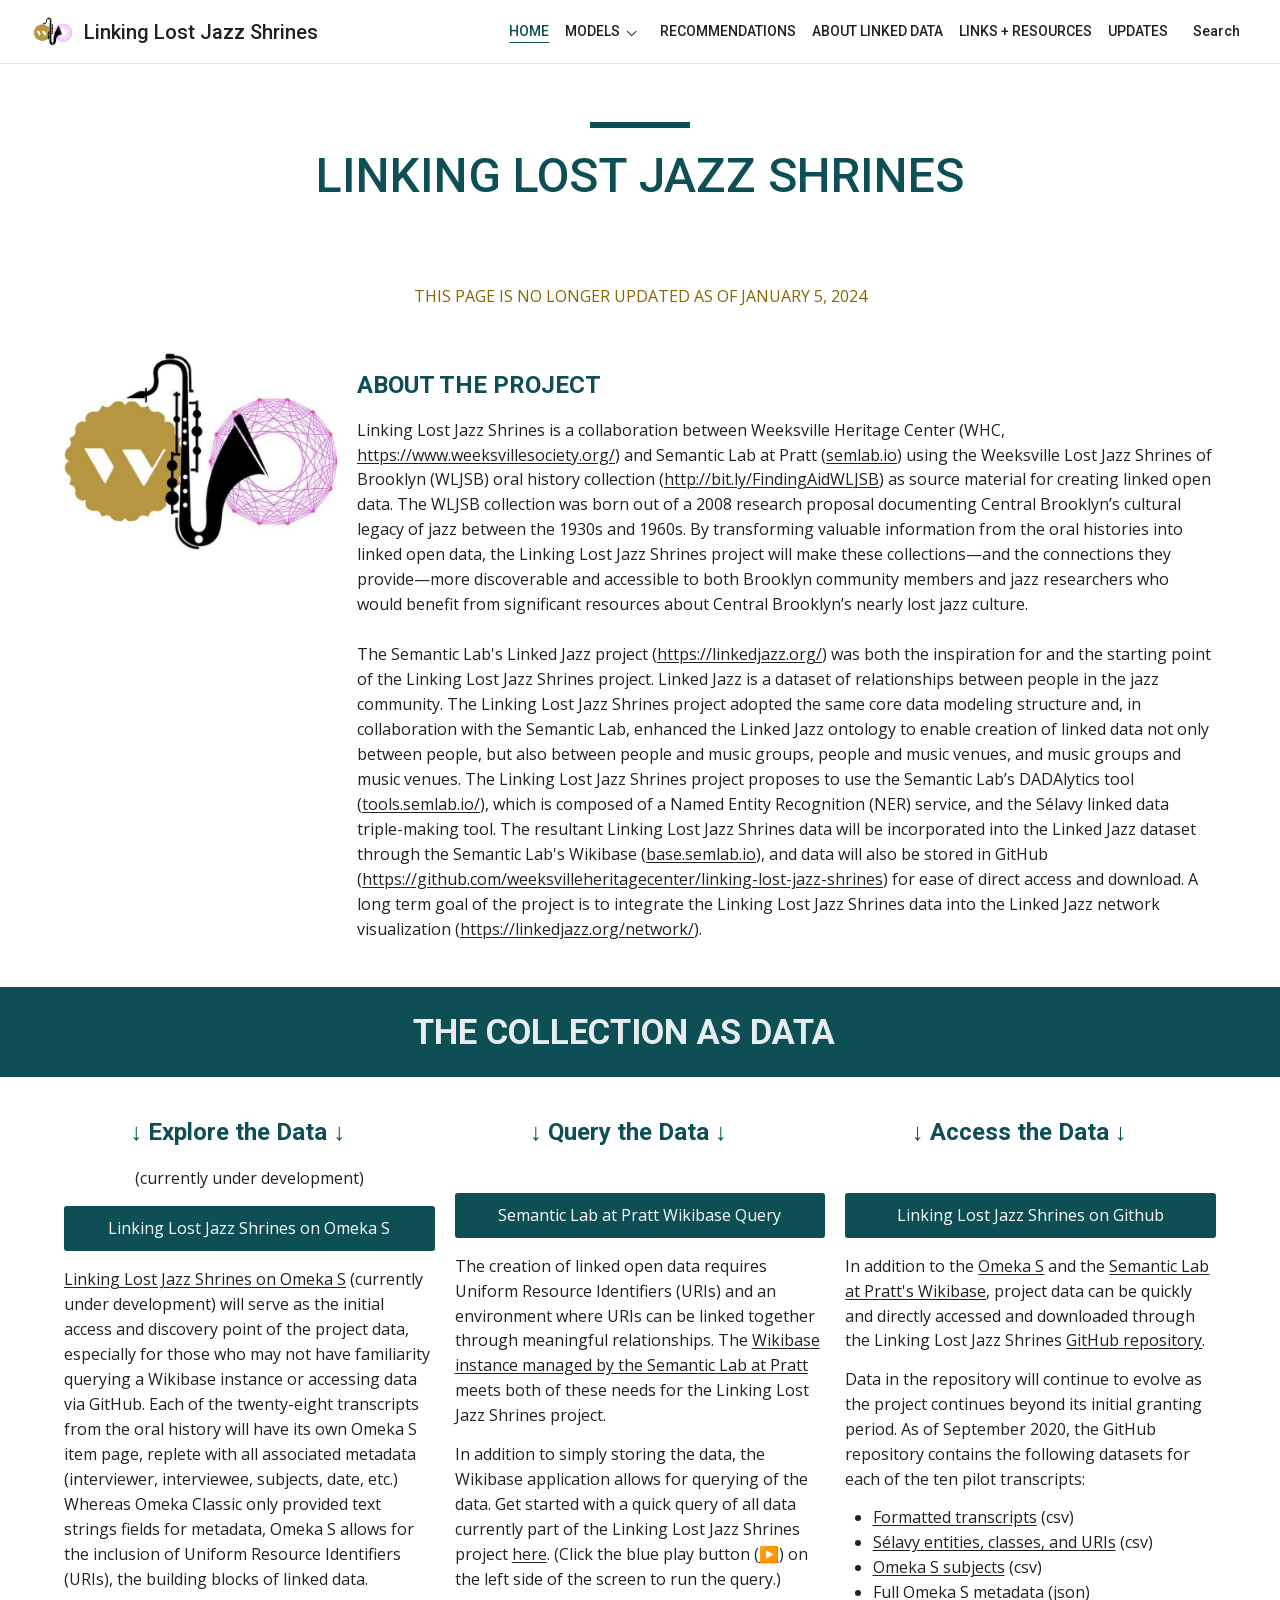
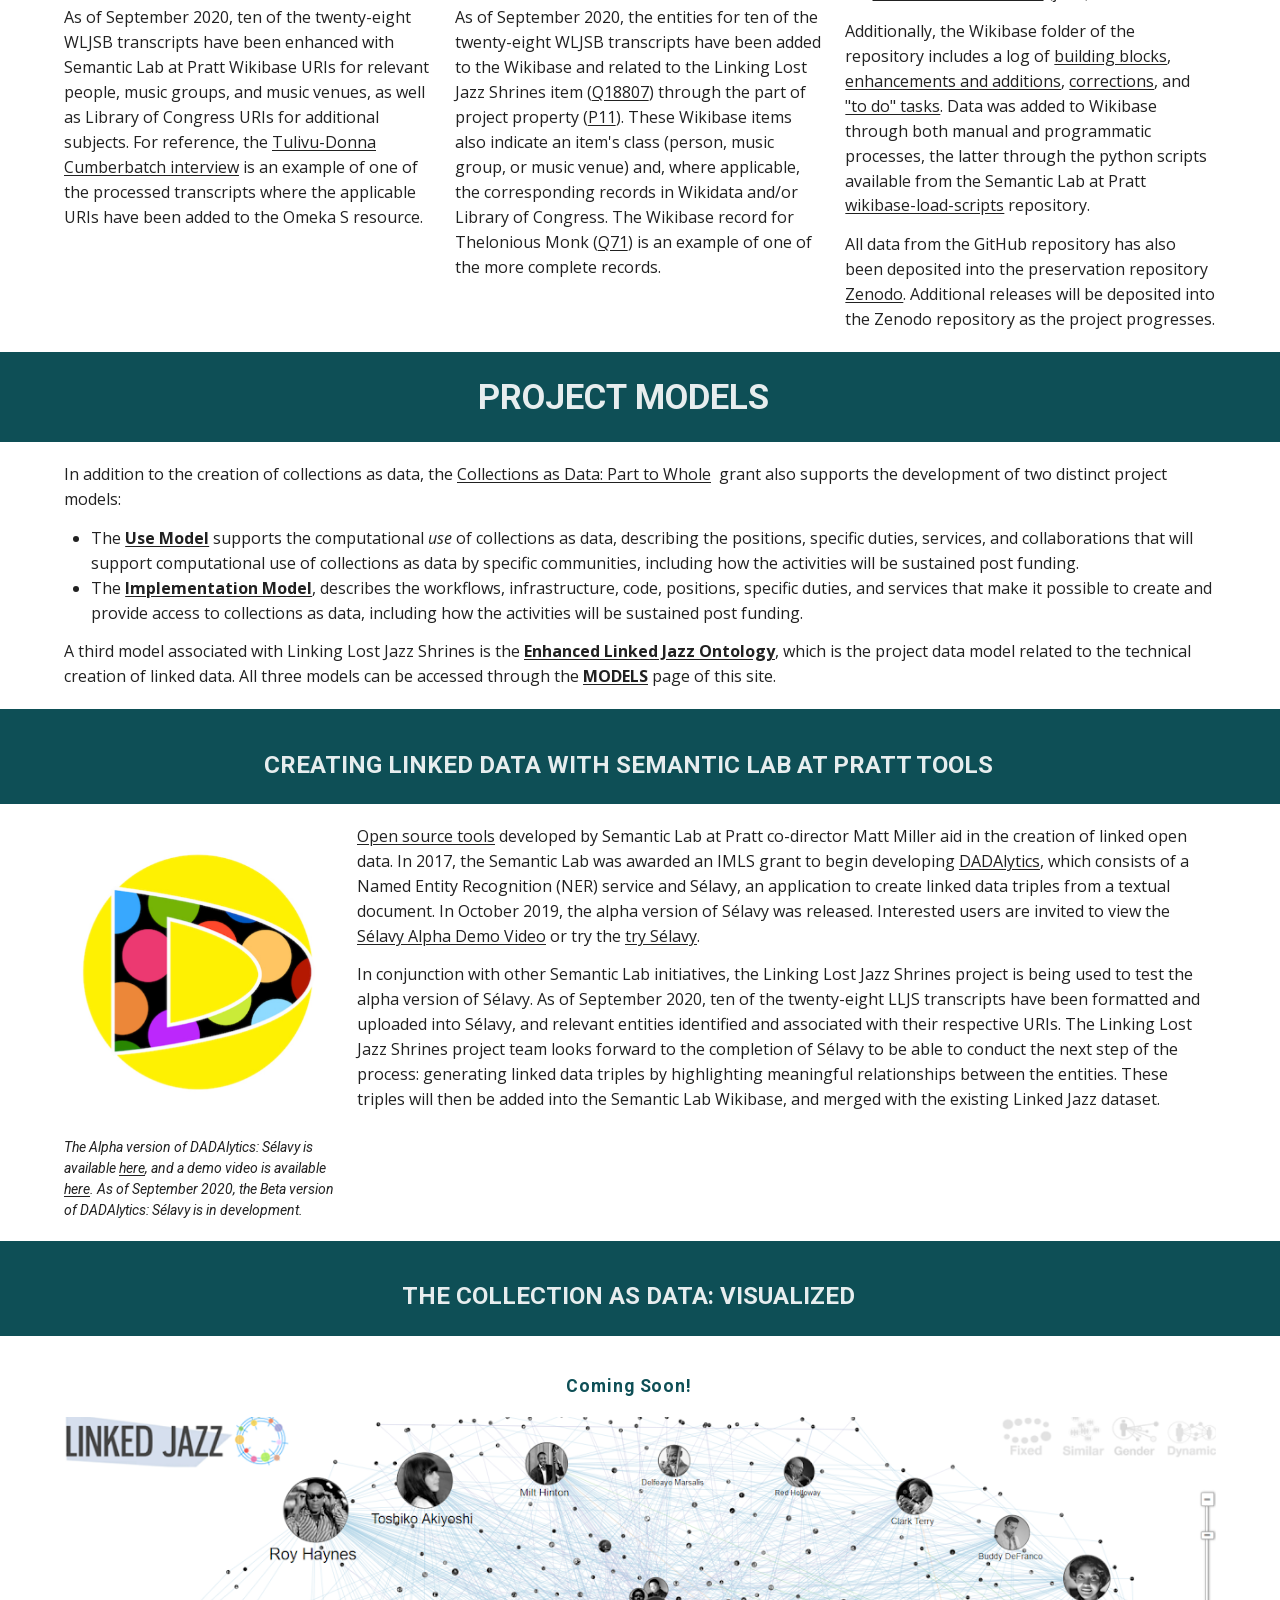
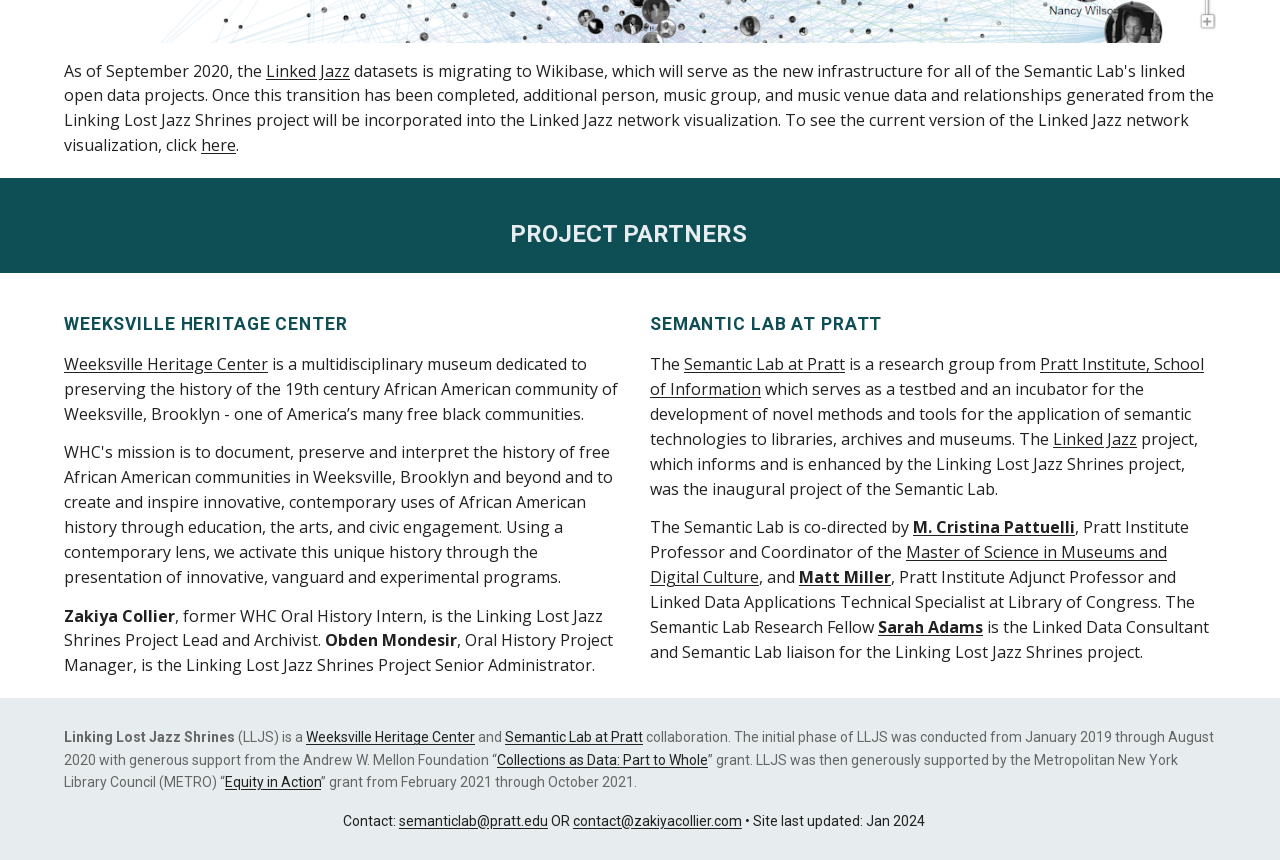
<file: index.html>
<!doctype html>
<html lang="en">
<head>
<meta charset="utf-8">
<meta name="viewport" content="width=device-width, initial-scale=1">
<title>Linking Lost Jazz Shrines</title>
<meta name="description" content="THIS PAGE IS NO LONGER UPDATED AS OF JANUARY 5, 2024">
<link rel="icon" href="assets/images/site-logo.png">
<link rel="stylesheet" href="assets/site.css">
<script defer src="assets/search-index.js"></script><script defer src="assets/site.js"></script>
</head>
<body data-root="./">
<a href="#main" class="skip">Skip to main content</a><header class="site-header"><a href="index.html" class="brand"><img src="assets/images/site-logo.png" alt="" width="40" height="40"><span>Linking Lost Jazz Shrines</span></a><button type="button" hidden="hidden" aria-controls="site-nav" aria-expanded="false" class="nav-toggle">Menu</button><nav id="site-nav" aria-label="Site" class="site-nav"><ul>
<li><a href="index.html" aria-current="page">HOME</a></li>
<li class="nav-group">
<a href="models/index.html">MODELS</a><details><summary><span class="reader-only">Model pages</span></summary><ul>
<li><a href="models/use-model/index.html">USE MODEL</a></li>
<li><a href="models/implementation-model/index.html">IMPLEMENTATION MODEL</a></li>
<li><a href="models/enhanced-linked-jazz-ontology/index.html">ENHANCED LINKED JAZZ ONTOLOGY</a></li>
</ul></details>
</li>
<li><a href="recommendations/index.html">RECOMMENDATIONS</a></li>
<li><a href="about-linked-data/index.html">ABOUT LINKED DATA</a></li>
<li><a href="links-resources/index.html">LINKS + RESOURCES</a></li>
<li><a href="updates/index.html">UPDATES</a></li>
</ul></nav><button type="button" hidden="hidden" aria-haspopup="dialog" class="search-toggle">Search</button></header><main id="main" tabindex="-1"><section id="h.581f9d58d93daf24_25" class="section title-section"><div class="row"><div style="--cols:12" class="column"><div class="block" id="h.581f9d58d93daf24_28"><h1 id="h.p_43OAogJWacu8" class="align-center">LINKING LOST JAZZ SHRINES</h1></div></div></div></section><section id="h.6feb451b087723db_7" class="section"><div class="row"><div style="--cols:12" class="column"><div class="block" id="h.6feb451b087723db_4"><p class="align-center"><span class="notice">THIS PAGE IS NO LONGER UPDATED AS OF JANUARY 5, 2024</span></p></div></div></div></section><section id="h.581f9d58d93daf24_29" class="section"><div class="row">
<div style="--cols:3" class="column"><div class="block" id="h.581f9d58d93daf24_35"><img src="assets/images/linking-lost-jazz-shrines.jpg" alt="Linking Lost Jazz Shrines Logo, which consists of the Weeksville Heritage Center medallion logo and Semantic Lab at Pratt network logo, with a black silhouette of a saxophone" width="678" height="510" loading="lazy"></div></div>
<div style="--cols:9" class="column"><div class="block" id="h.581f9d58d93daf24_32">
<span id="h.p_ZGeBDGTHdbP0" class="anchor"></span><h2 id="h.p_ZGeBDGTHdbP0_l">ABOUT THE PROJECT<a href="#h.p_ZGeBDGTHdbP0" aria-label="Link to ABOUT THE PROJECT" class="heading-link"></a>
</h2>
<p>Linking Lost Jazz Shrines is a collaboration between Weeksville Heritage Center (WHC,<a target="_blank" href="https://www.weeksvillesociety.org/" rel="noopener"> https://www.weeksvillesociety.org/</a>) and Semantic Lab at Pratt (<a target="_blank" href="https://semlab.io/" rel="noopener">semlab.io</a>) using the Weeksville Lost Jazz Shrines of Brooklyn (WLJSB) oral history collection (<a target="_blank" href="http://bit.ly/FindingAidWLJSB" rel="noopener">http://bit.ly/FindingAidWLJSB</a>) as source material for creating linked open data. The WLJSB collection was born out of a 2008 research proposal documenting Central Brooklyn’s cultural legacy of jazz between the 1930s and 1960s. By transforming valuable information from the oral histories into linked open data, the Linking Lost Jazz Shrines project will make these collections—and the connections they provide—more discoverable and accessible to both Brooklyn community members and jazz researchers who would benefit from significant resources about Central Brooklyn’s nearly lost jazz culture.<br><br> The Semantic Lab's Linked Jazz project (<a target="_blank" href="https://linkedjazz.org/" rel="noopener">https://linkedjazz.org/</a>) was both the inspiration for and the starting point of the Linking Lost Jazz Shrines project. Linked Jazz is a dataset of relationships between people in the jazz community. The Linking Lost Jazz Shrines project adopted the same core data modeling structure and, in collaboration with the Semantic Lab, enhanced the Linked Jazz ontology to enable creation of linked data not only between people, but also between people and music groups, people and music venues, and music groups and music venues. The Linking Lost Jazz Shrines project proposes to use the Semantic Lab’s DADAlytics tool (<a target="_blank" href="http://tools.semlab.io/" rel="noopener">tools.semlab.io/</a>), which is composed of a Named Entity Recognition (NER) service, and the Sélavy linked data triple-making tool. The resultant Linking Lost Jazz Shrines data will be incorporated into the Linked Jazz dataset through the Semantic Lab's Wikibase (<a target="_blank" href="http://base.semlab.io/wiki/Main_Page" rel="noopener">base.semlab.io</a>), and data will also be stored in GitHub (<a target="_blank" href="https://github.com/weeksvilleheritagecenter/linking-lost-jazz-shrines" rel="noopener">https://github.com/weeksvilleheritagecenter/linking-lost-jazz-shrines</a>) for ease of direct access and download. A long term goal of the project is to integrate the Linking Lost Jazz Shrines data into the Linked Jazz network visualization (<a target="_blank" href="https://linkedjazz.org/network/" rel="noopener">https://linkedjazz.org/network/</a>).</p>
<br>
</div></div>
</div></section><section id="h.4f1be121cbf57479_30" class="section band"><div class="row"><div style="--cols:12" class="column"><div class="block" id="h.4f1be121cbf57479_26">
<span id="h.3o52lfuuw1ko" class="anchor"></span><h1 id="h.3o52lfuuw1ko_l" class="align-center">THE COLLECTION AS DATA<a href="#h.3o52lfuuw1ko" aria-label="Link to THE COLLECTION AS DATA" class="heading-link"></a>
</h1>
</div></div></div></section><section id="h.581f9d58d93daf24_38" class="section"><div class="row">
<div style="--cols:4" class="column">
<div class="block" id="h.581f9d58d93daf24_48">
<span id="h.p_pUnRHyajbrwH" class="anchor"></span><h2 id="h.p_pUnRHyajbrwH_l" class="align-center">↓ Explore the Data ↓<a href="#h.p_pUnRHyajbrwH" aria-label="Link to ↓ Explore the Data ↓" class="heading-link"></a>
</h2>
<p class="align-center">(currently under development)</p>
</div>
<div class="block" id="h.581f9d58d93daf24_50"><a href="http://whcarchives.org/s/lostjazz" class="button-link">Linking Lost Jazz Shrines on Omeka S</a></div>
<div class="block" id="h.581f9d58d93daf24_52">
<p><a target="_blank" href="http://whcarchives.org/s/lostjazz" rel="noopener">Linking Lost Jazz Shrines on Omeka S</a> (currently under development) will serve as the initial access and discovery point of the project data, especially for those who may not have familiarity querying a Wikibase instance or accessing data via GitHub. Each of the twenty-eight transcripts from the oral history will have its own Omeka S item page, replete with all associated metadata (interviewer, interviewee, subjects, date, etc.) Whereas Omeka Classic only provided text strings fields for metadata, Omeka S allows for the inclusion of Uniform Resource Identifiers (URIs), the building blocks of linked data.</p>
<p>As of September 2020, ten of the twenty-eight WLJSB transcripts have been enhanced with Semantic Lab at Pratt Wikibase URIs for relevant people, music groups, and music venues, as well as Library of Congress URIs for additional subjects. For reference, the <a target="_blank" href="http://whcarchives.org/s/lostjazz/item/825" rel="noopener">Tulivu-Donna Cumberbatch interview</a> is an example of one of the processed transcripts where the applicable URIs have been added to the Omeka S resource.</p>
</div>
</div>
<div style="--cols:4" class="column">
<div class="block" id="h.581f9d58d93daf24_41">
<span id="h.p_otXGtue6ePrD" class="anchor"></span><h2 id="h.p_otXGtue6ePrD_l" class="align-center">↓ Query the Data ↓<a href="#h.p_otXGtue6ePrD" aria-label="Link to ↓ Query the Data ↓" class="heading-link"></a>
</h2>
<br>
</div>
<div class="block" id="h.581f9d58d93daf24_43"><a href="https://tinyurl.com/y5a68c6y" class="button-link">Semantic Lab at Pratt Wikibase Query</a></div>
<div class="block" id="h.581f9d58d93daf24_45">
<p>The creation of linked open data requires Uniform Resource Identifiers (URIs) and an environment where URIs can be linked together through meaningful relationships. The <a target="_blank" href="https://base.semlab.io/wiki/Main_Page" rel="noopener">Wikibase instance managed by the Semantic Lab at Pratt</a> meets both of these needs for the Linking Lost Jazz Shrines project.</p>
<p>In addition to simply storing the data, the Wikibase application allows for querying of the data. Get started with a quick query of all data currently part of the Linking Lost Jazz Shrines project <a target="_blank" href="https://tinyurl.com/y5a68c6y" rel="noopener">here</a>. (Click the blue play button (<a target="_blank" href="https://emojiterra.com/play-button/" rel="noopener">▶️</a>) on the left side of the screen to run the query.)</p>
<p>As of September 2020, the entities for ten of the twenty-eight WLJSB transcripts have been added to the Wikibase and related to the Linking Lost Jazz Shrines item (<a target="_blank" href="http://base.semlab.io/entity/Q18807" rel="noopener">Q18807</a>) through the part of project property (<a target="_blank" href="http://base.semlab.io/entity/P11" rel="noopener">P11</a>). These Wikibase items also indicate an item's class (person, music group, or music venue) and, where applicable, the corresponding records in Wikidata and/or Library of Congress. The Wikibase record for Thelonious Monk (<a target="_blank" href="http://base.semlab.io/entity/Q71" rel="noopener">Q71</a>) is an example of one of the more complete records.</p>
</div>
</div>
<div style="--cols:4" class="column">
<div class="block" id="h.581f9d58d93daf24_55">
<span id="h.p_T2BnR5D7brwO" class="anchor"></span><h2 id="h.p_T2BnR5D7brwO_l" class="align-center">↓ Access the Data ↓<a href="#h.p_T2BnR5D7brwO" aria-label="Link to ↓ Access the Data ↓" class="heading-link"></a>
</h2>
<br>
</div>
<div class="block" id="h.581f9d58d93daf24_57"><a href="https://github.com/weeksvilleheritagecenter/linking-lost-jazz-shrines" class="button-link">Linking Lost Jazz Shrines on Github</a></div>
<div class="block" id="h.581f9d58d93daf24_59">
<p>In addition to the <a target="_blank" href="http://whcarchives.org/s/lostjazz" rel="noopener">Omeka S</a> and the <a target="_blank" href="https://base.semlab.io/wiki/Main_Page" rel="noopener">Semantic Lab at Pratt's Wikibase</a>, project data can be quickly and directly accessed and downloaded through the Linking Lost Jazz Shrines <a target="_blank" href="https://github.com/weeksvilleheritagecenter/linking-lost-jazz-shrines" rel="noopener">GitHub repository</a>. </p>
<p>Data in the repository will continue to evolve as the project continues beyond its initial granting period. As of September 2020, the GitHub repository contains the following datasets for each of the ten pilot transcripts: </p>
<ul>
<li><p><a target="_blank" href="https://github.com/weeksvilleheritagecenter/linking-lost-jazz-shrines/tree/master/data/formatted_transcripts" rel="noopener">Formatted transcripts</a> (csv)</p></li>
<li><p><a target="_blank" href="https://github.com/weeksvilleheritagecenter/linking-lost-jazz-shrines/tree/master/data/selavy_exports" rel="noopener">Sélavy entities, classes, and URIs</a> (csv)</p></li>
<li><p><a target="_blank" href="https://github.com/weeksvilleheritagecenter/linking-lost-jazz-shrines/tree/master/data/omeka_s_subject_lists" rel="noopener">Omeka S subjects</a> (csv)</p></li>
<li><p><a target="_blank" href="https://github.com/weeksvilleheritagecenter/linking-lost-jazz-shrines/tree/master/data/omeka_s_metadata" rel="noopener">Full Omeka S metadata</a> (json)</p></li>
</ul>
<p>Additionally, the Wikibase folder of the repository includes a log of <a target="_blank" href="https://github.com/weeksvilleheritagecenter/linking-lost-jazz-shrines/blob/master/wikibase/1_building_blocks.csv" rel="noopener">building blocks</a>, <a target="_blank" href="https://github.com/weeksvilleheritagecenter/linking-lost-jazz-shrines/blob/master/wikibase/2_enhancements_additions.csv" rel="noopener">enhancements and additions</a>, <a target="_blank" href="https://github.com/weeksvilleheritagecenter/linking-lost-jazz-shrines/blob/master/wikibase/3_corrections.csv" rel="noopener">corrections</a>, and <a target="_blank" href="https://github.com/weeksvilleheritagecenter/linking-lost-jazz-shrines/blob/master/wikibase/4_to_do.csv" rel="noopener">"to do" tasks</a>. Data was added to Wikibase through both manual and programmatic processes, the latter through the python scripts available from the Semantic Lab at Pratt <a target="_blank" href="https://github.com/SemanticLab/wikibase-load-scripts" rel="noopener">wikibase-load-scripts</a> repository.</p>
<p>All data from the GitHub repository has also been deposited into the preservation repository <a target="_blank" href="https://doi.org/10.5281/zenodo.4167443" rel="noopener">Zenodo</a>. Additional releases will be deposited into the Zenodo repository as the project progresses.</p>
</div>
</div>
</div></section><section id="h.581f9d58d93daf24_73" class="section band"><div class="row"><div style="--cols:12" class="column"><div class="block" id="h.581f9d58d93daf24_81">
<span id="h.p_9yspYPb-ePrA" class="anchor"></span><h1 id="h.p_9yspYPb-ePrA_l" class="align-center">PROJECT MODELS<a href="#h.p_9yspYPb-ePrA" aria-label="Link to PROJECT MODELS" class="heading-link"></a>
</h1>
</div></div></div></section><section id="h.4f1be121cbf57479_31" class="section"><div class="row"><div style="--cols:12" class="column"><div class="block" id="h.4f1be121cbf57479_36">
<p>In addition to the creation of collections as data, the <a target="_blank" href="https://collectionsasdata.github.io/part2whole/cfp/" rel="noopener">Collections as Data: Part to Whole</a>  grant also supports the development of two distinct project models:</p>
<ul>
<li><p>The <a href="models/use-model/index.html"><strong>Use Model</strong></a> supports the computational <em>use </em>of collections as data, describing the positions, specific duties, services, and collaborations that will support computational use of collections as data by specific communities, including how the activities will be sustained post funding. </p></li>
<li><p>The <a href="models/implementation-model/index.html"><strong>Implementation Model</strong></a>, describes the workflows, infrastructure, code, positions, specific duties, and services that make it possible to create and provide access to collections as data, including how the activities will be sustained post funding. </p></li>
</ul>
<p>A third model associated with Linking Lost Jazz Shrines is the <a href="models/enhanced-linked-jazz-ontology/index.html"><strong>Enhanced Linked Jazz Ontology</strong></a>, which is the project data model related to the technical creation of linked data. All three models can be accessed through the <a href="models/index.html"><strong>MODELS</strong></a> page of this site.</p>
</div></div></div></section><section id="h.4f1be121cbf57479_37" class="section band"><div class="row"><div style="--cols:12" class="column"><div class="block" id="h.4f1be121cbf57479_40">
<span id="h.mf8j8posqa6z" class="anchor"></span><h2 id="h.mf8j8posqa6z_l" class="align-center">CREATING LINKED DATA WITH SEMANTIC LAB AT PRATT TOOLS<a href="#h.mf8j8posqa6z" aria-label="Link to CREATING LINKED DATA WITH SEMANTIC LAB AT PRATT TOOLS" class="heading-link"></a>
</h2>
</div></div></div></section><section id="h.581f9d58d93daf24_60" class="section"><div class="row">
<div style="--cols:3" class="column">
<div class="block" id="h.581f9d58d93daf24_63"><a href="http://tools.semlab.io/"><img src="assets/images/semantic-lab-tools.png" alt="Semantic lab tools" width="424" height="461" loading="lazy"></a></div>
<div class="block" id="h.581f9d58d93daf24_65"><small><em>The Alpha version of DADAlytics: Sélavy is available </em><a target="_blank" href="http://159.89.242.202:3000/" rel="noopener"><em>here</em></a><em>, and a </em><em>demo video is available </em><a target="_blank" href="https://semlab.io/howto/selavy_alpha" rel="noopener"><em>here</em></a><em>. As of September 2020, the Beta version of DADAlytics: Sélavy is in development. </em></small></div>
</div>
<div style="--cols:9" class="column"><div class="block" id="h.581f9d58d93daf24_72">
<p><a target="_blank" href="http://tools.semlab.io/" rel="noopener">Open source tools</a> developed by Semantic Lab at Pratt co-director Matt Miller aid in the creation of linked open data. In 2017, the Semantic Lab was awarded an IMLS grant to begin developing <a target="_blank" href="https://semlab.io/projects/#dadalytics" rel="noopener">DADAlytics</a>, which consists of a Named Entity Recognition (NER) service and Sélavy, an application to create linked data triples from a textual document. In October 2019, the alpha version of Sélavy was released. Interested users are invited to view the <a target="_blank" href="https://semlab.io/howto/selavy_alpha" rel="noopener">Sélavy Alpha Demo Video</a> or try the <a target="_blank" href="http://159.89.242.202/" rel="noopener">try Sélavy</a>.</p>
<p>In conjunction with other Semantic Lab initiatives, the Linking Lost Jazz Shrines project is being used to test the alpha version of Sélavy. As of September 2020, ten of the twenty-eight LLJS transcripts have been formatted and uploaded into Sélavy, and relevant entities identified and associated with their respective URIs. The Linking Lost Jazz Shrines project team looks forward to the completion of Sélavy to be able to conduct the next step of the process: generating linked data triples by highlighting meaningful relationships between the entities. These triples will then be added into the Semantic Lab Wikibase, and merged with the existing Linked Jazz dataset. </p>
</div></div>
</div></section><section id="h.4f1be121cbf57479_49" class="section band"><div class="row"><div style="--cols:12" class="column"><div class="block" id="h.4f1be121cbf57479_52">
<span id="h.7lekiumi9uqj" class="anchor"></span><h2 id="h.7lekiumi9uqj_l" class="align-center">THE COLLECTION AS DATA: VISUALIZED<a href="#h.7lekiumi9uqj" aria-label="Link to THE COLLECTION AS DATA: VISUALIZED" class="heading-link"></a>
</h2>
</div></div></div></section><section id="h.4f1be121cbf57479_53" class="section"><div class="row"><div style="--cols:12" class="column">
<div class="block" id="h.7b814c1097084a9f_122">
<span id="h.lmrbb9dnpbhg" class="anchor"></span><h3 id="h.lmrbb9dnpbhg_l" class="align-center">Coming Soon! <a href="#h.lmrbb9dnpbhg" aria-label="Link to Coming Soon!" class="heading-link"></a>
</h3>
</div>
<div class="block" id="h.7b814c1097084a9f_113"><a href="https://linkedjazz.org/network/"><img src="assets/images/linked-jazz-network.png" alt="Linked Jazz network visualization of jazz musicians" width="1280" height="251" loading="lazy"></a></div>
<div class="block" id="h.4f1be121cbf57479_61"><p>As of September 2020, the <a target="_blank" href="https://linkedjazz.org/" rel="noopener">Linked Jazz</a> datasets is migrating to Wikibase, which will serve as the new infrastructure for all of the Semantic Lab's linked open data projects. Once this transition has been completed, additional person, music group, and music venue data and relationships generated from the Linking Lost Jazz Shrines project will be incorporated into the Linked Jazz network visualization. To see the current version of the Linked Jazz network visualization, click <a target="_blank" href="https://linkedjazz.org/network/" rel="noopener">here</a>.</p></div>
</div></div></section><section id="h.581f9d58d93daf24_90" class="section band"><div class="row"><div style="--cols:12" class="column"><div class="block" id="h.581f9d58d93daf24_93">
<span id="h.p_kze5vxoOe5bL" class="anchor"></span><h2 id="h.p_kze5vxoOe5bL_l" class="align-center">PROJECT PARTNERS<a href="#h.p_kze5vxoOe5bL" aria-label="Link to PROJECT PARTNERS" class="heading-link"></a>
</h2>
</div></div></div></section><section id="h.581f9d58d93daf24_94" class="section"><div class="row">
<div style="--cols:6" class="column"><div class="block" id="h.581f9d58d93daf24_97">
<span id="h.p_xKql2qkAhD9J" class="anchor"></span><h3 id="h.p_xKql2qkAhD9J_l">WEEKSVILLE HERITAGE CENTER<a href="#h.p_xKql2qkAhD9J" aria-label="Link to WEEKSVILLE HERITAGE CENTER" class="heading-link"></a>
</h3>
<p><a target="_blank" href="http://weeksvillesociety.org/" rel="noopener">Weeksville Heritage Center</a> is a multidisciplinary museum dedicated to preserving the history of the 19th century African American community of Weeksville, Brooklyn - one of America’s many free black communities.  </p>
<p>WHC's mission is to document, preserve and interpret the history of free African American communities in Weeksville, Brooklyn and beyond and to create and inspire innovative, contemporary uses of African American history through education, the arts, and civic engagement. Using a contemporary lens, we activate this unique history through the presentation of innovative, vanguard and experimental programs. </p>
<p><strong>Zakiya Collier</strong>, former WHC Oral History Intern, is the Linking Lost Jazz Shrines Project Lead and Archivist. <strong>Obden Mondesir</strong>, Oral History Project Manager, is the Linking Lost Jazz Shrines Project Senior Administrator.</p>
</div></div>
<div style="--cols:6" class="column"><div class="block" id="h.581f9d58d93daf24_103">
<span id="h.p_92Qr4SoahD9f" class="anchor"></span><h3 id="h.p_92Qr4SoahD9f_l">SEMANTIC LAB AT PRATT<a href="#h.p_92Qr4SoahD9f" aria-label="Link to SEMANTIC LAB AT PRATT" class="heading-link"></a>
</h3>
<p>The <a target="_blank" href="https://semlab.io/" rel="noopener">Semantic Lab at Pratt</a> is a research group from <a target="_blank" href="https://www.pratt.edu/academics/information/" rel="noopener">Pratt Institute, School of Information</a> which serves as a testbed and an incubator for the development of novel methods and tools for the application of semantic technologies to libraries, archives and museums. The <a target="_blank" href="https://linkedjazz.org/" rel="noopener">Linked Jazz</a> project, which informs and is enhanced by the Linking Lost Jazz Shrines project, was the inaugural project of the Semantic Lab. </p>
<p>The Semantic Lab is co-directed by <a target="_blank" href="http://www.cristinapattuelli.org/" rel="noopener"><strong>M. Cristina Pattuelli</strong></a>, Pratt Institute Professor and Coordinator of the <a target="_blank" href="https://www.pratt.edu/academics/information/degrees/museums-and-digital-culture-ms/" rel="noopener">Master of Science in Museums and Digital Culture</a>, and <a target="_blank" href="http://www.twitter.com/thisismmiller" rel="noopener"><strong>Matt Miller</strong></a>, Pratt Institute Adjunct Professor and Linked Data Applications Technical Specialist at Library of Congress. The Semantic Lab Research Fellow <a target="_blank" href="https://www.linkedin.com/in/sarahannadams/" rel="noopener"><strong>Sarah Adams</strong></a> is the Linked Data Consultant and Semantic Lab liaison for the Linking Lost Jazz Shrines project. </p>
</div></div>
</div></section></main><footer id="h.581f9d58d93daf24_0" class="site-footer"><div class="row"><div style="--cols:12" class="column">
<div class="block" id="h.581f9d58d93daf24_3">
<span id="h.2sdz7oyoq9w7" class="anchor"></span><h3 id="h.2sdz7oyoq9w7_l">
<strong class="muted secondary">Linking Lost Jazz Shrines</strong><span class="muted secondary"> (LLJS) is a </span><a target="_blank" href="https://weeksvillesociety.org/" rel="noopener"><span class="secondary">Weeksville Heritage Center</span></a><span class="muted secondary"> and </span><a target="_blank" href="http://semlab.io/" rel="noopener"><span class="secondary">Semantic Lab at Pratt</span></a><span class="muted secondary"> collaboration. The initial phase of LLJS was conducted from January 2019 through August 2020 with generous support from the Andrew W. Mellon Foundation “</span><a target="_blank" href="https://collectionsasdata.github.io/part2whole/cohortone/" rel="noopener"><span class="secondary">Collections as Data: Part to Whole</span></a><span class="muted secondary">” grant. LLJS was then generously supported by the Metropolitan New York Library Council (METRO) “</span><a target="_blank" href="https://metro.org/announcing-metros-equity-in-action-2020-2021-grant-recipients/" rel="noopener"><span class="secondary">Equity in Action</span></a><span class="muted secondary">” grant from February 2021 through October 2021.</span><a href="#h.2sdz7oyoq9w7" aria-label="Link to Linking Lost Jazz Shrines (LLJS) is a Weeksville Heritage Center and Semantic Lab at Pratt collaboration. The initial phase of LLJS was conducted from January 2019 through August 2020 with generous support from the Andrew W. Mellon Foundation “Collections as Data: Part to Whole” grant. LLJS was then generously supported by the Metropolitan New York Library Council (METRO) “Equity in Action” grant from February 2021 through October 2021." class="heading-link"></a>
</h3>
</div>
<div class="block" id="h.5ad0802610d4f13e_7">
<span id="h.bf03ldhf4ftf" class="anchor"></span><h3 id="h.bf03ldhf4ftf_l" class="align-center">
<span class="secondary">Contact: </span><a target="_blank" href="mailto:semanticlab@pratt.edu" rel="noopener"><span class="secondary">semanticlab@pratt.edu</span></a><span class="secondary"> OR </span><a target="_blank" href="mailto:contact@zakiyacollier.com" rel="noopener"><span class="secondary">contact@zakiyacollier.com</span></a><span class="secondary"> • Site last updated: Jan 2024</span><a href="#h.bf03ldhf4ftf" aria-label="Link to Contact: semanticlab@pratt.edu OR contact@zakiyacollier.com • Site last updated: Jan 2024" class="heading-link"></a>
</h3>
</div>
</div></div></footer><dialog id="site-search" aria-labelledby="search-title" class="search-box"><header><h2 id="search-title">Search this site</h2>
<button type="button" aria-label="Close search">Close</button></header><input type="search" aria-label="Search pages and sections" placeholder="Search pages and sections"><p id="search-status" role="status"></p>
<ul id="search-results"></ul></dialog>
</body>
</html>
</file>
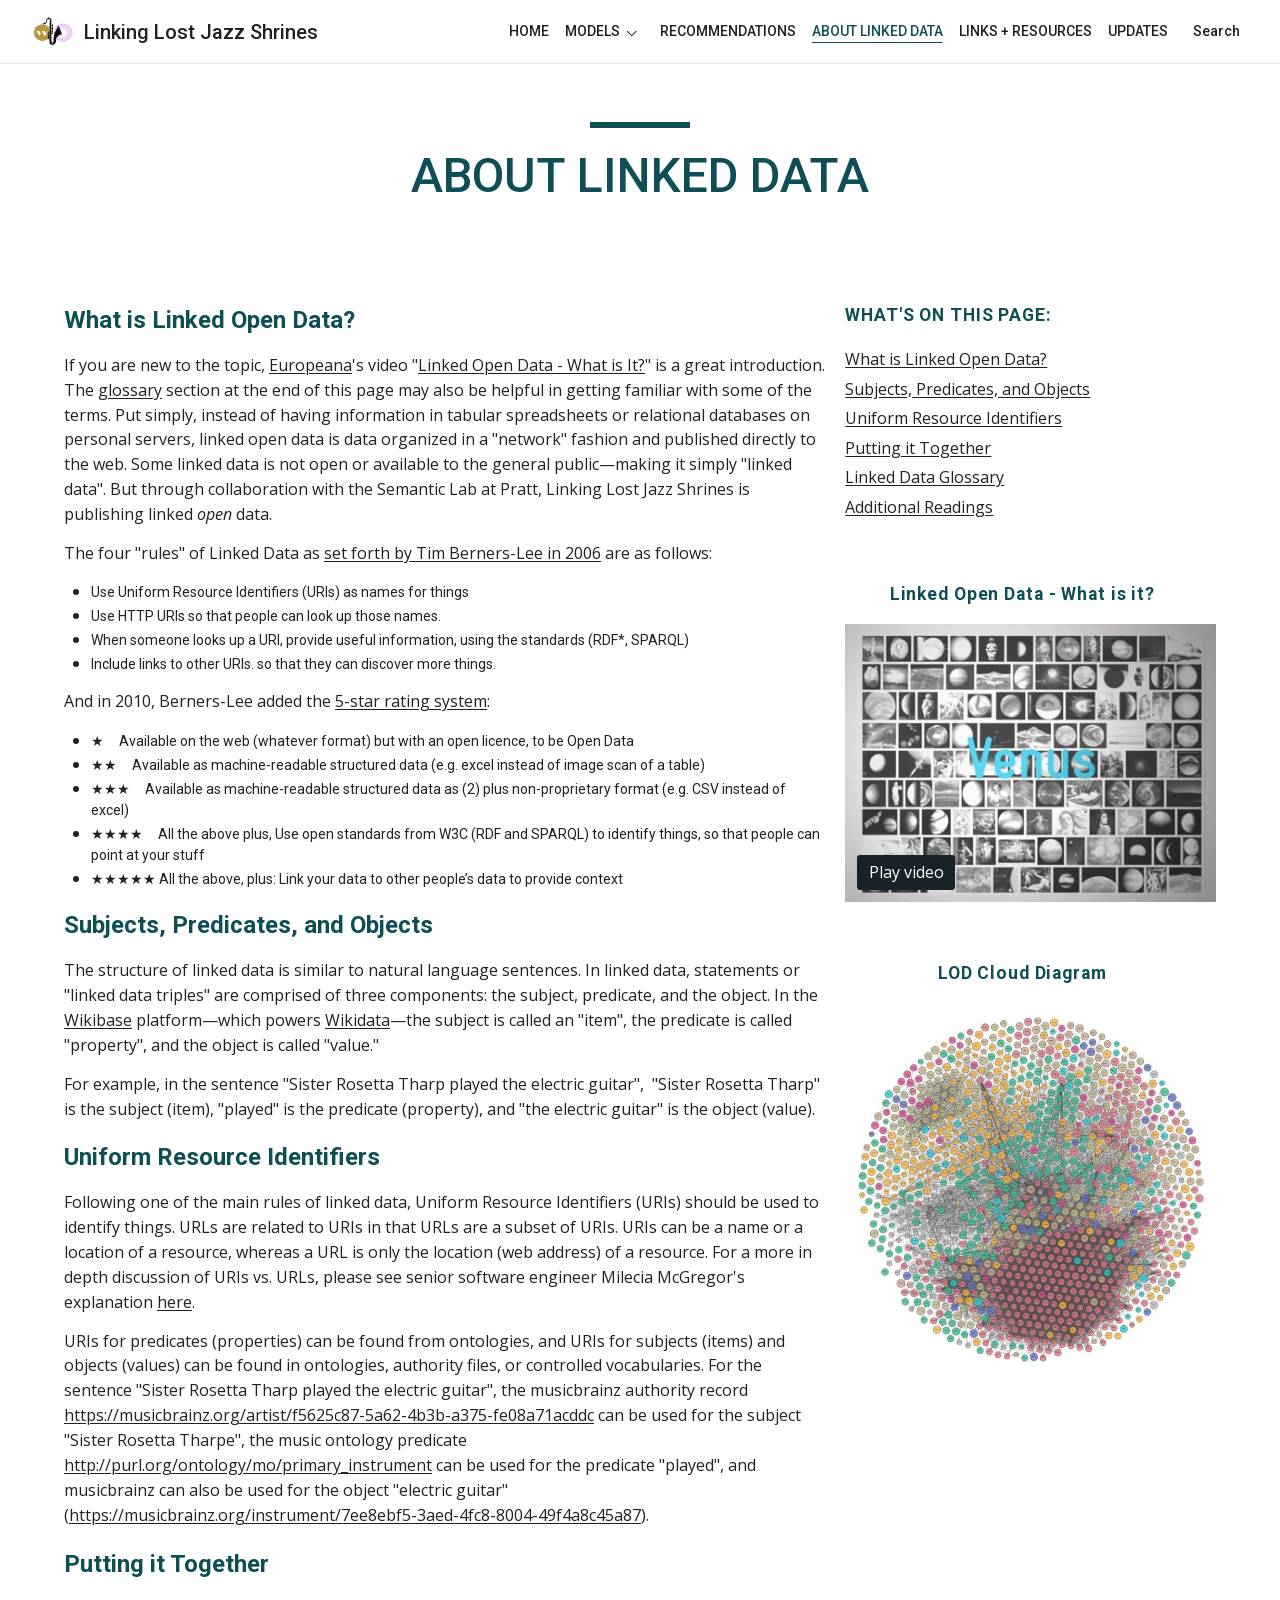
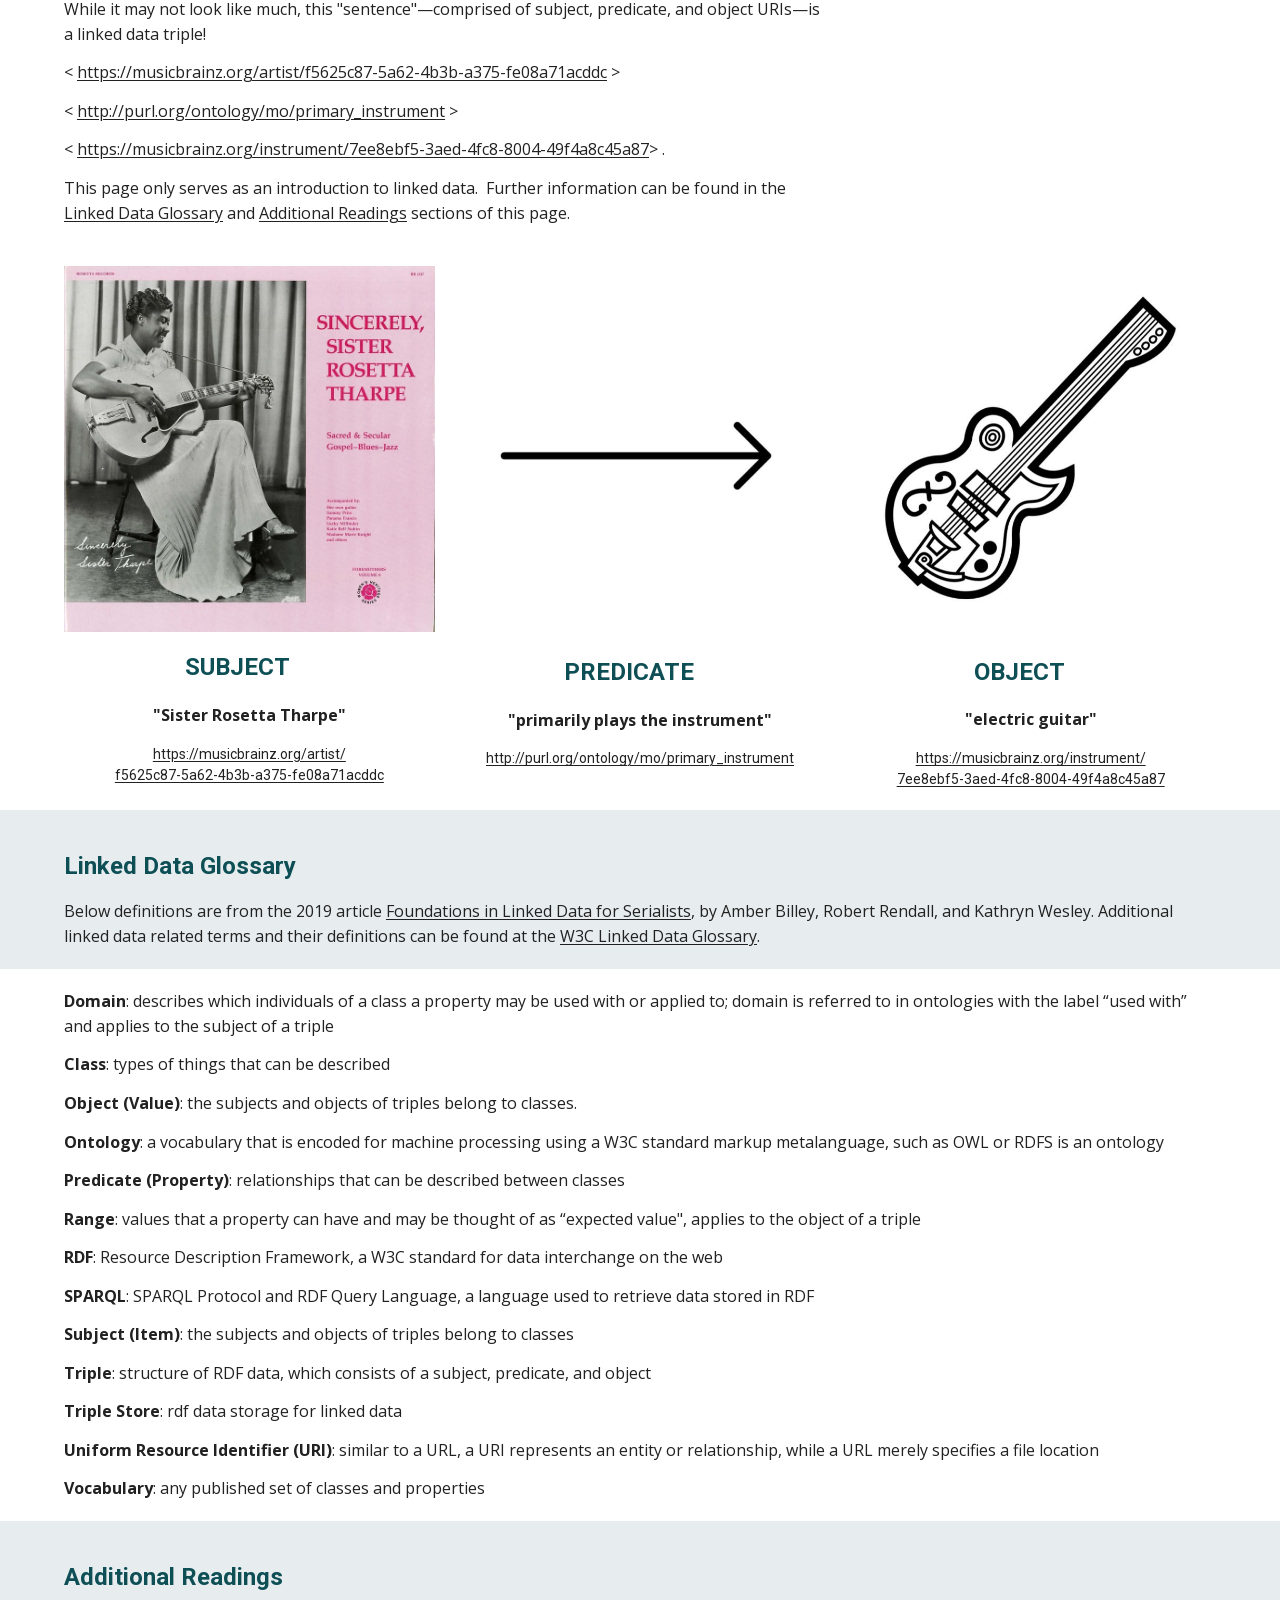
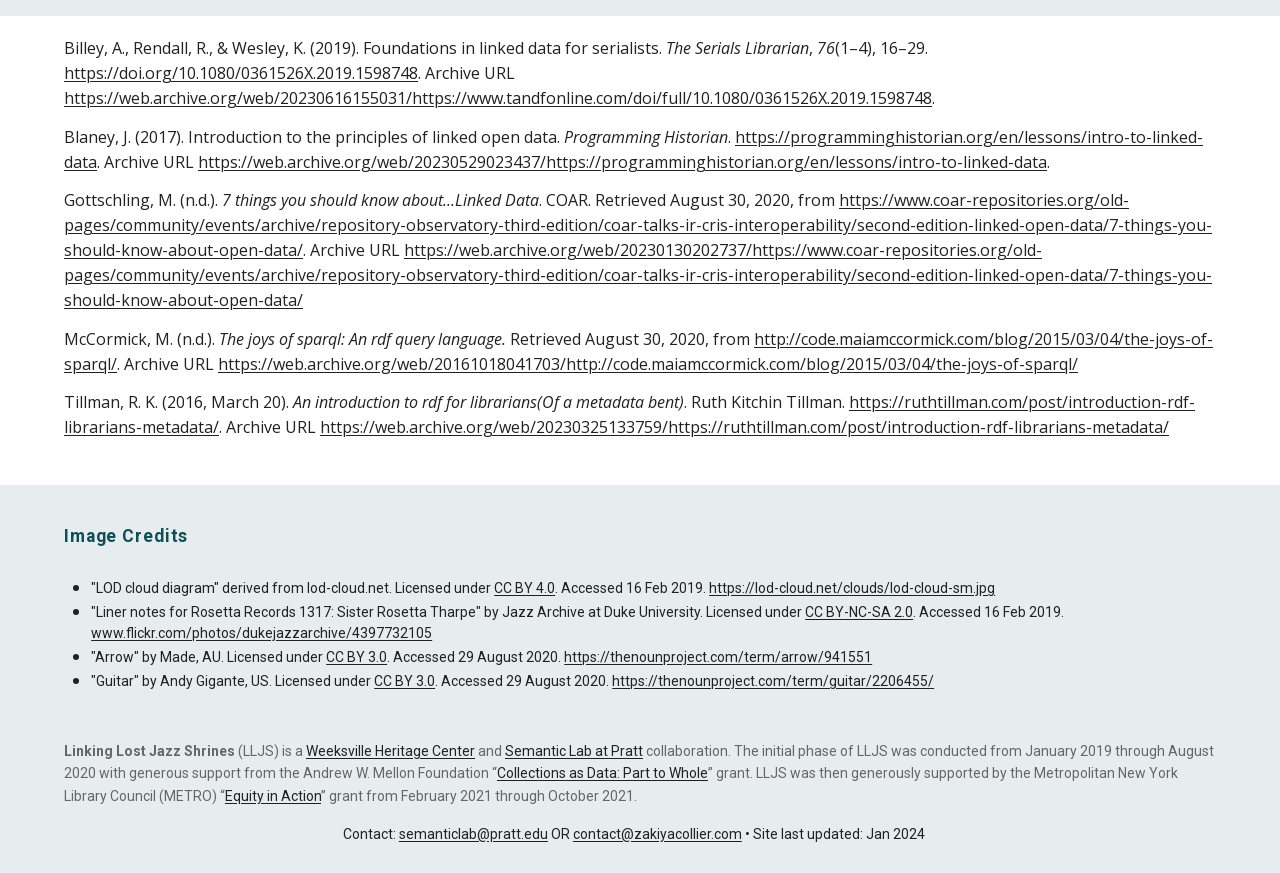
<file: about-linked-data/index.html>
<!doctype html>
<html lang="en">
<head>
<meta charset="utf-8">
<meta name="viewport" content="width=device-width, initial-scale=1">
<title>Linking Lost Jazz Shrines - ABOUT LINKED DATA</title>
<meta name="description" content="What is Linked Open Data?">
<link rel="icon" href="../assets/images/site-logo.png">
<link rel="stylesheet" href="../assets/site.css">
<script defer src="../assets/search-index.js"></script><script defer src="../assets/site.js"></script>
</head>
<body data-root="../">
<a href="#main" class="skip">Skip to main content</a><header class="site-header"><a href="../index.html" class="brand"><img src="../assets/images/site-logo.png" alt="" width="40" height="40"><span>Linking Lost Jazz Shrines</span></a><button type="button" hidden="hidden" aria-controls="site-nav" aria-expanded="false" class="nav-toggle">Menu</button><nav id="site-nav" aria-label="Site" class="site-nav"><ul>
<li><a href="../index.html">HOME</a></li>
<li class="nav-group">
<a href="../models/index.html">MODELS</a><details><summary><span class="reader-only">Model pages</span></summary><ul>
<li><a href="../models/use-model/index.html">USE MODEL</a></li>
<li><a href="../models/implementation-model/index.html">IMPLEMENTATION MODEL</a></li>
<li><a href="../models/enhanced-linked-jazz-ontology/index.html">ENHANCED LINKED JAZZ ONTOLOGY</a></li>
</ul></details>
</li>
<li><a href="../recommendations/index.html">RECOMMENDATIONS</a></li>
<li><a href="index.html" aria-current="page">ABOUT LINKED DATA</a></li>
<li><a href="../links-resources/index.html">LINKS + RESOURCES</a></li>
<li><a href="../updates/index.html">UPDATES</a></li>
</ul></nav><button type="button" hidden="hidden" aria-haspopup="dialog" class="search-toggle">Search</button></header><main id="main" tabindex="-1"><section id="h.59bd86c48bb8f0a4_62" class="section title-section"><div class="row">
<div style="--cols:2" class="column spacer"></div>
<div style="--cols:8" class="column"><div class="block" id="h.59bd86c48bb8f0a4_65"><h1 id="h.hiayd0djopm4" class="align-center">ABOUT LINKED DATA</h1></div></div>
<div style="--cols:2" class="column spacer"></div>
</div></section><section id="h.581f9d58d93daf24_674" class="section"><div class="row">
<div style="--cols:8" class="column">
<div class="block" id="h.581f9d58d93daf24_692">
<span id="h.p_qH3NfXVUM0tx" class="anchor"></span><h2 id="h.p_qH3NfXVUM0tx_l">What is Linked Open Data?<a href="#h.p_qH3NfXVUM0tx" aria-label="Link to What is Linked Open Data?" class="heading-link"></a>
</h2>
<p>If you are new to the topic, <a target="_blank" href="https://www.europeana.eu/portal/en" rel="noopener">Europeana</a>'s video "<a target="_blank" href="https://vimeo.com/36752317" rel="noopener">Linked Open Data - What is It?</a>" is a great introduction. The <a target="_blank" href="#h.9h3gjkn71h5d" rel="noopener">glossary</a> section at the end of this page may also be helpful in getting familiar with some of the terms. Put simply, instead of having information in tabular spreadsheets or relational databases on personal servers, linked open data is data organized in a "network" fashion and published directly to the web. Some linked data is not open or available to the general public—making it simply "linked data". But through collaboration with the Semantic Lab at Pratt, Linking Lost Jazz Shrines is publishing linked <em>open</em> data.  </p>
<p>The four "rules" of Linked Data as <a target="_blank" href="https://www.w3.org/DesignIssues/LinkedData.html" rel="noopener">set forth by Tim Berners-Lee in 2006</a> are as follows: </p>
<ul>
<li><small>Use Uniform Resource Identifiers (URIs) as names for things</small></li>
<li><small>Use HTTP URIs so that people can look up those names.</small></li>
<li><small>When someone looks up a URI, provide useful information, using the standards (RDF*, SPARQL)</small></li>
<li><small>Include links to other URIs. so that they can discover more things.</small></li>
</ul>
<p>And in 2010, Berners-Lee added the <a target="_blank" href="https://www.w3.org/DesignIssues/LinkedData.html#fivestar" rel="noopener">5-star rating system</a>:</p>
<ul>
<li><small>★     Available on the web (whatever format) but with an open licence, to be Open Data</small></li>
<li><small>★★     Available as machine-readable structured data (e.g. excel instead of image scan of a table)</small></li>
<li><small>★★★     Available as machine-readable structured data as (2) plus non-proprietary format (e.g. CSV instead of excel)</small></li>
<li><small>★★★★     All the above plus, Use open standards from W3C (RDF and SPARQL) to identify things, so that people can point at your stuff</small></li>
<li><small>★★★★★	All the above, plus: Link your data to other people’s data to provide context</small></li>
</ul>
</div>
<div class="block" id="h.581f9d58d93daf24_694">
<span id="h.p_WNKyS7i2M15B" class="anchor"></span><h2 id="h.p_WNKyS7i2M15B_l">Subjects, Predicates, and Objects<a href="#h.p_WNKyS7i2M15B" aria-label="Link to Subjects, Predicates, and Objects" class="heading-link"></a>
</h2>
<p>The structure of linked data is similar to natural language sentences. In linked data, statements or "linked data triples" are comprised of three components: the subject, predicate, and the object. In the <a target="_blank" href="https://wikiba.se/" rel="noopener">Wikibase</a> platform—which powers <a target="_blank" href="https://www.wikidata.org/wiki/Wikidata:Main_Page" rel="noopener">Wikidata</a>—the subject is called an "item", the predicate is called "property", and the object is called "value." </p>
<p>For example, in the sentence "Sister Rosetta Tharp played the electric guitar",  "Sister Rosetta Tharp" is the subject (item), "played" is the predicate (property), and "the electric guitar" is the object (value).</p>
</div>
<div class="block" id="h.581f9d58d93daf24_696">
<span id="h.p_F-GAL-JbrXI6" class="anchor"></span><h2 id="h.p_F-GAL-JbrXI6_l">Uniform Resource Identifiers<a href="#h.p_F-GAL-JbrXI6" aria-label="Link to Uniform Resource Identifiers" class="heading-link"></a>
</h2>
<p>Following one of the main rules of linked data, Uniform Resource Identifiers (URIs) should be used to identify things. URLs are related to URIs in that URLs are a subset of URIs. URIs can be a name or a location of a resource, whereas a URL is only the location (web address) of a resource. For a more in depth discussion of URIs vs. URLs, please see senior software engineer Milecia McGregor's explanation <a target="_blank" href="https://dev.to/flippedcoding/what-is-the-difference-between-a-uri-and-a-url-4455" rel="noopener">here</a>.</p>
<p>URIs for predicates (properties) can be found from ontologies, and URIs for subjects (items) and objects (values) can be found in ontologies, authority files, or controlled vocabularies. For the sentence "Sister Rosetta Tharp played the electric guitar", the musicbrainz authority record <a target="_blank" href="https://musicbrainz.org/artist/f5625c87-5a62-4b3b-a375-fe08a71acddc" rel="noopener">https://musicbrainz.org/artist/f5625c87-5a62-4b3b-a375-fe08a71acddc</a> can be used for the subject "Sister Rosetta Tharpe", the music ontology predicate <a target="_blank" href="http://purl.org/ontology/mo/primary_instrument" rel="noopener">http://purl.org/ontology/mo/primary_instrument</a> can be used for the predicate "played", and musicbrainz can also be used for the object "electric guitar" (<a target="_blank" href="https://musicbrainz.org/instrument/7ee8ebf5-3aed-4fc8-8004-49f4a8c45a87" rel="noopener">https://musicbrainz.org/instrument/7ee8ebf5-3aed-4fc8-8004-49f4a8c45a87</a>). </p>
</div>
<div class="block" id="h.581f9d58d93daf24_698">
<span id="h.p_YQVLI7U94tAY" class="anchor"></span><h2 id="h.p_YQVLI7U94tAY_l">Putting it Together<a href="#h.p_YQVLI7U94tAY" aria-label="Link to Putting it Together" class="heading-link"></a>
</h2>
<p>While it may not look like much, this "sentence"—comprised of subject, predicate, and object URIs—is a linked data triple!</p>
<p>&lt; <a target="_blank" href="https://musicbrainz.org/artist/f5625c87-5a62-4b3b-a375-fe08a71acddc" rel="noopener">https://musicbrainz.org/artist/f5625c87-5a62-4b3b-a375-fe08a71acddc</a> &gt; </p>
<p>&lt; <a target="_blank" href="http://purl.org/ontology/mo/primary_instrument" rel="noopener">http://purl.org/ontology/mo/primary_instrument</a> &gt;</p>
<p>&lt; <a target="_blank" href="https://musicbrainz.org/instrument/7ee8ebf5-3aed-4fc8-8004-49f4a8c45a87" rel="noopener">https://musicbrainz.org/instrument/7ee8ebf5-3aed-4fc8-8004-49f4a8c45a87</a>&gt; .</p>
<p>This page only serves as an introduction to linked data.  Further information can be found in the <a target="_blank" href="#h.9h3gjkn71h5d" rel="noopener">Linked Data Glossary</a> and <a target="_blank" href="#h.tqvhzjar38i7" rel="noopener">Additional Readings</a> sections of this page. </p>
</div>
</div>
<div style="--cols:4" class="column">
<div class="block" id="h.e5bde7a019da5ad_43">
<span id="h.v6lxqqel2v67" class="anchor"></span><h3 id="h.v6lxqqel2v67_l">
<strong>WHAT'S ON THIS PAGE:</strong><a href="#h.v6lxqqel2v67" aria-label="Link to WHAT'S ON THIS PAGE:" class="heading-link"></a>
</h3>
</div>
<div class="block contents" id="h.e5bde7a019da5ad_38">
<a href="#h.p_qH3NfXVUM0tx">What is Linked Open Data?</a><a href="#h.p_WNKyS7i2M15B">Subjects, Predicates, and Objects</a><a href="#h.p_F-GAL-JbrXI6">Uniform Resource Identifiers</a><a href="#h.p_YQVLI7U94tAY">Putting it Together</a><a href="#h.9h3gjkn71h5d">Linked Data Glossary</a><a href="#h.tqvhzjar38i7">Additional Readings</a>
</div>
<div class="block" id="h.59bd86c48bb8f0a4_28">
<br><span id="h.jtqarqa5h4l2" class="anchor"></span><h3 id="h.jtqarqa5h4l2_l" class="align-center">Linked Open Data - What is it?<a href="#h.jtqarqa5h4l2" aria-label="Link to Linked Open Data - What is it?" class="heading-link"></a>
</h3>
</div>
<div class="block" id="h.581f9d58d93daf24_677"><a href="https://vimeo.com/36752317" data-player="https://player.vimeo.com/video/36752317" class="video-link" aria-label="Play Linked Open Data - What is it? on Vimeo" id="581f9d58d93daf24_677"><img src="../assets/images/europeana-video-poster.avif" alt="" width="400" height="300"><span>Play video</span></a></div>
<div class="block" id="h.59bd86c48bb8f0a4_33">
<br><span id="h.t22hyqowwtta" class="anchor"></span><h3 id="h.t22hyqowwtta_l" class="align-center">LOD Cloud Diagram<a href="#h.t22hyqowwtta" aria-label="Link to LOD Cloud Diagram" class="heading-link"></a>
</h3>
</div>
<div class="block" id="h.59bd86c48bb8f0a4_38"><a href="https://lod-cloud.net/"><img src="../assets/images/linked-data-cloud.jpg" alt="The linked data cloud diagram, a network of different colored circles connected by lines." width="705" height="721" loading="lazy"></a></div>
</div>
</div></section><section id="h.e5bde7a019da5ad_48" class="section"><div class="row">
<div style="--cols:4" class="column">
<div class="block" id="h.581f9d58d93daf24_683"><a href="https://www.flickr.com/photos/dukejazzarchive/4397732105"><img src="../assets/images/sister-rosetta-tharpe.jpg" alt='Record cover of album "Sincerely, Sister Rosetta Tharpe" with pink background and black and white photo of Sister Rosetta Tharpe sitting and playing the electric guitar.' width="800" height="790" loading="lazy"></a></div>
<div class="block" id="h.e5bde7a019da5ad_53">
<span id="h.azmyeg61ogim" class="anchor"></span><h2 id="h.azmyeg61ogim_l" class="align-center">SUBJECT<a href="#h.azmyeg61ogim" aria-label="Link to SUBJECT" class="heading-link"></a>
</h2>
</div>
<div class="block" id="h.e5bde7a019da5ad_55"><p class="align-center"><strong>"Sister Rosetta Tharpe"</strong></p></div>
<div class="block" id="h.e5bde7a019da5ad_77"><small id="h.qv1sb9uh5vz8" class="align-center"><a target="_blank" href="https://musicbrainz.org/artist/f5625c87-5a62-4b3b-a375-fe08a71acddc" rel="noopener">https://musicbrainz.org/artist/<br>f5625c87-5a62-4b3b-a375-fe08a71acddc</a></small></div>
</div>
<div style="--cols:4" class="column">
<div class="block" id="h.e5bde7a019da5ad_100"><img src="../assets/images/predicate-arrow.jpg" alt="Thin, black arrow pointing to the right." width="705" height="705" loading="lazy"></div>
<div class="block" id="h.e5bde7a019da5ad_60">
<span id="h.nomx13il9bur" class="anchor"></span><h2 id="h.nomx13il9bur_l" class="align-center">PREDICATE<a href="#h.nomx13il9bur" aria-label="Link to PREDICATE" class="heading-link"></a>
</h2>
</div>
<div class="block" id="h.e5bde7a019da5ad_62"><p class="align-center"><strong>"primarily plays the instrument"</strong></p></div>
<div class="block" id="h.e5bde7a019da5ad_84"><small id="h.1fg8fv3yessy" class="align-center"><a target="_blank" href="http://purl.org/ontology/mo/primary_instrument" rel="noopener">http://purl.org/ontology/mo/primary_instrument</a></small></div>
</div>
<div style="--cols:4" class="column">
<div class="block" id="h.e5bde7a019da5ad_101"><a href="https://thenounproject.com/term/guitar/2206455/"><img src="../assets/images/electric-guitar.jpg" alt="Black and white illustration of an electric guitar." width="705" height="705" loading="lazy"></a></div>
<div class="block" id="h.e5bde7a019da5ad_67">
<span id="h.ttxdaaxktn5" class="anchor"></span><h2 id="h.ttxdaaxktn5_l" class="align-center">OBJECT<a href="#h.ttxdaaxktn5" aria-label="Link to OBJECT" class="heading-link"></a>
</h2>
</div>
<div class="block" id="h.e5bde7a019da5ad_69"><p class="align-center"><strong>"electric guitar"</strong></p></div>
<div class="block" id="h.e5bde7a019da5ad_91"><small class="align-center"><a target="_blank" href="https://musicbrainz.org/instrument/7ee8ebf5-3aed-4fc8-8004-49f4a8c45a87" rel="noopener">https://musicbrainz.org/instrument/<br>7ee8ebf5-3aed-4fc8-8004-49f4a8c45a87</a></small></div>
</div>
</div></section><section id="h.e5bde7a019da5ad_33" class="section tinted"><div class="row"><div style="--cols:12" class="column"><div class="block" id="h.e5bde7a019da5ad_30">
<span id="h.9h3gjkn71h5d" class="anchor"></span><h2 id="h.9h3gjkn71h5d_l">Linked Data Glossary<a href="#h.9h3gjkn71h5d" aria-label="Link to Linked Data Glossary" class="heading-link"></a>
</h2>
<p>Below definitions are from the 2019 article <a target="_blank" href="https://doi.org/10.1080/0361526X.2019.1598748" rel="noopener">Foundations in Linked Data for Serialists</a>, by Amber Billey, Robert Rendall, and Kathryn Wesley. Additional linked data related terms and their definitions can be found at the <a target="_blank" href="https://www.w3.org/TR/ld-glossary/" rel="noopener">W3C Linked Data Glossary</a>.</p>
</div></div></div></section><section id="h.e5bde7a019da5ad_29" class="section"><div class="row"><div style="--cols:12" class="column"><div class="block" id="h.e5bde7a019da5ad_26">
<p><strong>Domain</strong>:<strong> </strong>describes which individuals of a class a property may be used with or applied to; domain is referred to in ontologies with the label “used with” and applies to the subject of a triple</p>
<p><strong>Class</strong>:<strong> </strong>types of<strong> </strong>things that can be described </p>
<p><strong>Object (Value)</strong>: the subjects and objects of triples belong to classes.</p>
<p><strong>Ontology</strong>:<strong> </strong>a vocabulary that is encoded for machine processing using a W3C standard markup metalanguage, such as OWL or RDFS is an ontology</p>
<p><strong>Predicate (Property)</strong>:<strong> </strong>relationships that can be described between classes</p>
<p><strong>Range</strong>:<strong> </strong>values that a property can have and may be thought of as “expected value", applies to the object of a triple</p>
<p><strong>RDF</strong>:<strong> </strong>Resource Description Framework, a W3C standard for data interchange on the web</p>
<p><strong>SPARQL</strong>:<strong> </strong>SPARQL Protocol and RDF Query Language, a language used to retrieve data stored in RDF</p>
<p><strong>Subject (Item)</strong>:<strong> </strong>the subjects and objects of triples belong to classes</p>
<p><strong>Triple</strong>: structure of RDF data, which consists of a subject, predicate, and object</p>
<p><strong>Triple Store</strong>: rdf data storage for linked data</p>
<p><strong>Uniform Resource Identifier (URI)</strong>: similar to a URL, a URI represents an entity or relationship, while a URL merely specifies a file location</p>
<p><strong>Vocabulary</strong>: any published set of classes and properties</p>
</div></div></div></section><section id="h.59bd86c48bb8f0a4_51" class="section tinted"><div class="row"><div style="--cols:12" class="column"><div class="block" id="h.59bd86c48bb8f0a4_54">
<span id="h.tqvhzjar38i7" class="anchor"></span><h2 id="h.tqvhzjar38i7_l">Additional Readings<a href="#h.tqvhzjar38i7" aria-label="Link to Additional Readings" class="heading-link"></a>
</h2>
</div></div></div></section><section id="h.59bd86c48bb8f0a4_49" class="section"><div class="row"><div style="--cols:12" class="column"><div class="block" id="h.59bd86c48bb8f0a4_43">
<p>Billey, A., Rendall, R., &amp; Wesley, K. (2019). Foundations in linked data for serialists. <em>The Serials Librarian</em>, <em>76</em>(1–4), 16–29. <a target="_blank" href="https://doi.org/10.1080/0361526X.2019.1598748" rel="noopener">https://doi.org/10.1080/0361526X.2019.1598748</a>. Archive URL <a target="_blank" href="https://web.archive.org/web/20230616155031/https://www.tandfonline.com/doi/full/10.1080/0361526X.2019.1598748" rel="noopener">https://web.archive.org/web/20230616155031/https://www.tandfonline.com/doi/full/10.1080/0361526X.2019.1598748</a>. </p>
<p>Blaney, J. (2017). Introduction to the principles of linked open data. <em>Programming Historian</em>. <a target="_blank" href="https://programminghistorian.org/en/lessons/intro-to-linked-data" rel="noopener">https://programminghistorian.org/en/lessons/intro-to-linked-data</a>. Archive URL <a target="_blank" href="https://web.archive.org/web/20230529023437/https://programminghistorian.org/en/lessons/intro-to-linked-data" rel="noopener">https://web.archive.org/web/20230529023437/https://programminghistorian.org/en/lessons/intro-to-linked-data</a>.</p>
<p>Gottschling, M. (n.d.). <em>7 things you should know about...Linked Data</em>. COAR. Retrieved August 30, 2020, from <a target="_blank" href="https://www.coar-repositories.org/old-pages/community/events/archive/repository-observatory-third-edition/coar-talks-ir-cris-interoperability/second-edition-linked-open-data/7-things-you-should-know-about-open-data/" rel="noopener">https://www.coar-repositories.org/old-pages/community/events/archive/repository-observatory-third-edition/coar-talks-ir-cris-interoperability/second-edition-linked-open-data/7-things-you-should-know-about-open-data/</a>. Archive URL <a target="_blank" href="https://web.archive.org/web/20230130202737/https://www.coar-repositories.org/old-pages/community/events/archive/repository-observatory-third-edition/coar-talks-ir-cris-interoperability/second-edition-linked-open-data/7-things-you-should-know-about-open-data/" rel="noopener">https://web.archive.org/web/20230130202737/https://www.coar-repositories.org/old-pages/community/events/archive/repository-observatory-third-edition/coar-talks-ir-cris-interoperability/second-edition-linked-open-data/7-things-you-should-know-about-open-data/</a></p>
<p>McCormick, M. (n.d.). <em>The joys of sparql: An rdf query language.</em> Retrieved August 30, 2020, from <a target="_blank" href="http://code.maiamccormick.com/blog/2015/03/04/the-joys-of-sparql/" rel="noopener">http://code.maiamccormick.com/blog/2015/03/04/the-joys-of-sparql/</a>. Archive URL <a target="_blank" href="https://web.archive.org/web/20161018041703/http://code.maiamccormick.com/blog/2015/03/04/the-joys-of-sparql/" rel="noopener">https://web.archive.org/web/20161018041703/http://code.maiamccormick.com/blog/2015/03/04/the-joys-of-sparql/</a></p>
<p>Tillman, R. K. (2016, March 20). <em>An introduction to rdf for librarians(Of a metadata bent)</em>. Ruth Kitchin Tillman. <a target="_blank" href="https://ruthtillman.com/post/introduction-rdf-librarians-metadata/" rel="noopener">https://ruthtillman.com/post/introduction-rdf-librarians-metadata/</a>. Archive URL <a target="_blank" href="https://web.archive.org/web/20230325133759/https://ruthtillman.com/post/introduction-rdf-librarians-metadata/" rel="noopener">https://web.archive.org/web/20230325133759/https://ruthtillman.com/post/introduction-rdf-librarians-metadata/</a></p>
<br>
</div></div></div></section><section id="h.59bd86c48bb8f0a4_56" class="section tinted"><div class="row"><div style="--cols:12" class="column"><div class="block" id="h.e5bde7a019da5ad_96">
<span id="h.q41wcfrguel7" class="anchor"></span><h3 id="h.q41wcfrguel7_l">Image Credits<a href="#h.q41wcfrguel7" aria-label="Link to Image Credits" class="heading-link"></a>
</h3>
<br><ul>
<li><small id="h.pr1w63880o2e">"LOD cloud diagram" derived from lod-cloud.net. Licensed under <a target="_blank" href="https://creativecommons.org/licenses/by/4.0/" rel="noopener">CC BY 4.0</a>. Accessed 16 Feb 2019. <a target="_blank" href="https://lod-cloud.net/clouds/lod-cloud-sm.jpg" rel="noopener">https://lod-cloud.net/clouds/lod-cloud-sm.jpg</a> </small></li>
<li><small id="h.qwhvkskkg0ck">"Liner notes for Rosetta Records 1317: Sister Rosetta Tharpe" by Jazz Archive at Duke University. Licensed under <a target="_blank" href="https://creativecommons.org/licenses/by-nc-sa/2.0/" rel="noopener">CC BY-NC-SA 2.0</a>. Accessed 16 Feb 2019. <a target="_blank" href="https://www.flickr.com/photos/dukejazzarchive/4397732105" rel="noopener">www.flickr.com/photos/dukejazzarchive/4397732105</a></small></li>
<li><small>"Arrow" by Made, AU. Licensed under <a target="_blank" href="https://creativecommons.org/licenses/by/3.0/" rel="noopener">CC BY 3.0</a>. Accessed 29 August 2020. <a target="_blank" href="https://thenounproject.com/term/arrow/941551" rel="noopener">https://thenounproject.com/term/arrow/941551</a> </small></li>
<li><small>"Guitar" by Andy Gigante, US. Licensed under <a target="_blank" href="https://creativecommons.org/licenses/by/3.0/" rel="noopener">CC BY 3.0</a>. Accessed 29 August 2020. <a target="_blank" href="https://thenounproject.com/term/guitar/2206455/" rel="noopener"><span class="secondary">https://thenounproject.com/term/guitar/2206455/</span></a><span class="secondary"> </span></small></li>
</ul>
</div></div></div></section></main><footer id="h.581f9d58d93daf24_0" class="site-footer"><div class="row"><div style="--cols:12" class="column">
<div class="block" id="h.581f9d58d93daf24_3">
<span id="h.2sdz7oyoq9w7" class="anchor"></span><h3 id="h.2sdz7oyoq9w7_l">
<strong class="muted secondary">Linking Lost Jazz Shrines</strong><span class="muted secondary"> (LLJS) is a </span><a target="_blank" href="https://weeksvillesociety.org/" rel="noopener"><span class="secondary">Weeksville Heritage Center</span></a><span class="muted secondary"> and </span><a target="_blank" href="http://semlab.io/" rel="noopener"><span class="secondary">Semantic Lab at Pratt</span></a><span class="muted secondary"> collaboration. The initial phase of LLJS was conducted from January 2019 through August 2020 with generous support from the Andrew W. Mellon Foundation “</span><a target="_blank" href="https://collectionsasdata.github.io/part2whole/cohortone/" rel="noopener"><span class="secondary">Collections as Data: Part to Whole</span></a><span class="muted secondary">” grant. LLJS was then generously supported by the Metropolitan New York Library Council (METRO) “</span><a target="_blank" href="https://metro.org/announcing-metros-equity-in-action-2020-2021-grant-recipients/" rel="noopener"><span class="secondary">Equity in Action</span></a><span class="muted secondary">” grant from February 2021 through October 2021.</span><a href="#h.2sdz7oyoq9w7" aria-label="Link to Linking Lost Jazz Shrines (LLJS) is a Weeksville Heritage Center and Semantic Lab at Pratt collaboration. The initial phase of LLJS was conducted from January 2019 through August 2020 with generous support from the Andrew W. Mellon Foundation “Collections as Data: Part to Whole” grant. LLJS was then generously supported by the Metropolitan New York Library Council (METRO) “Equity in Action” grant from February 2021 through October 2021." class="heading-link"></a>
</h3>
</div>
<div class="block" id="h.5ad0802610d4f13e_7">
<span id="h.bf03ldhf4ftf" class="anchor"></span><h3 id="h.bf03ldhf4ftf_l" class="align-center">
<span class="secondary">Contact: </span><a target="_blank" href="mailto:semanticlab@pratt.edu" rel="noopener"><span class="secondary">semanticlab@pratt.edu</span></a><span class="secondary"> OR </span><a target="_blank" href="mailto:contact@zakiyacollier.com" rel="noopener"><span class="secondary">contact@zakiyacollier.com</span></a><span class="secondary"> • Site last updated: Jan 2024</span><a href="#h.bf03ldhf4ftf" aria-label="Link to Contact: semanticlab@pratt.edu OR contact@zakiyacollier.com • Site last updated: Jan 2024" class="heading-link"></a>
</h3>
</div>
</div></div></footer><dialog id="site-search" aria-labelledby="search-title" class="search-box"><header><h2 id="search-title">Search this site</h2>
<button type="button" aria-label="Close search">Close</button></header><input type="search" aria-label="Search pages and sections" placeholder="Search pages and sections"><p id="search-status" role="status"></p>
<ul id="search-results"></ul></dialog>
</body>
</html>
</file>
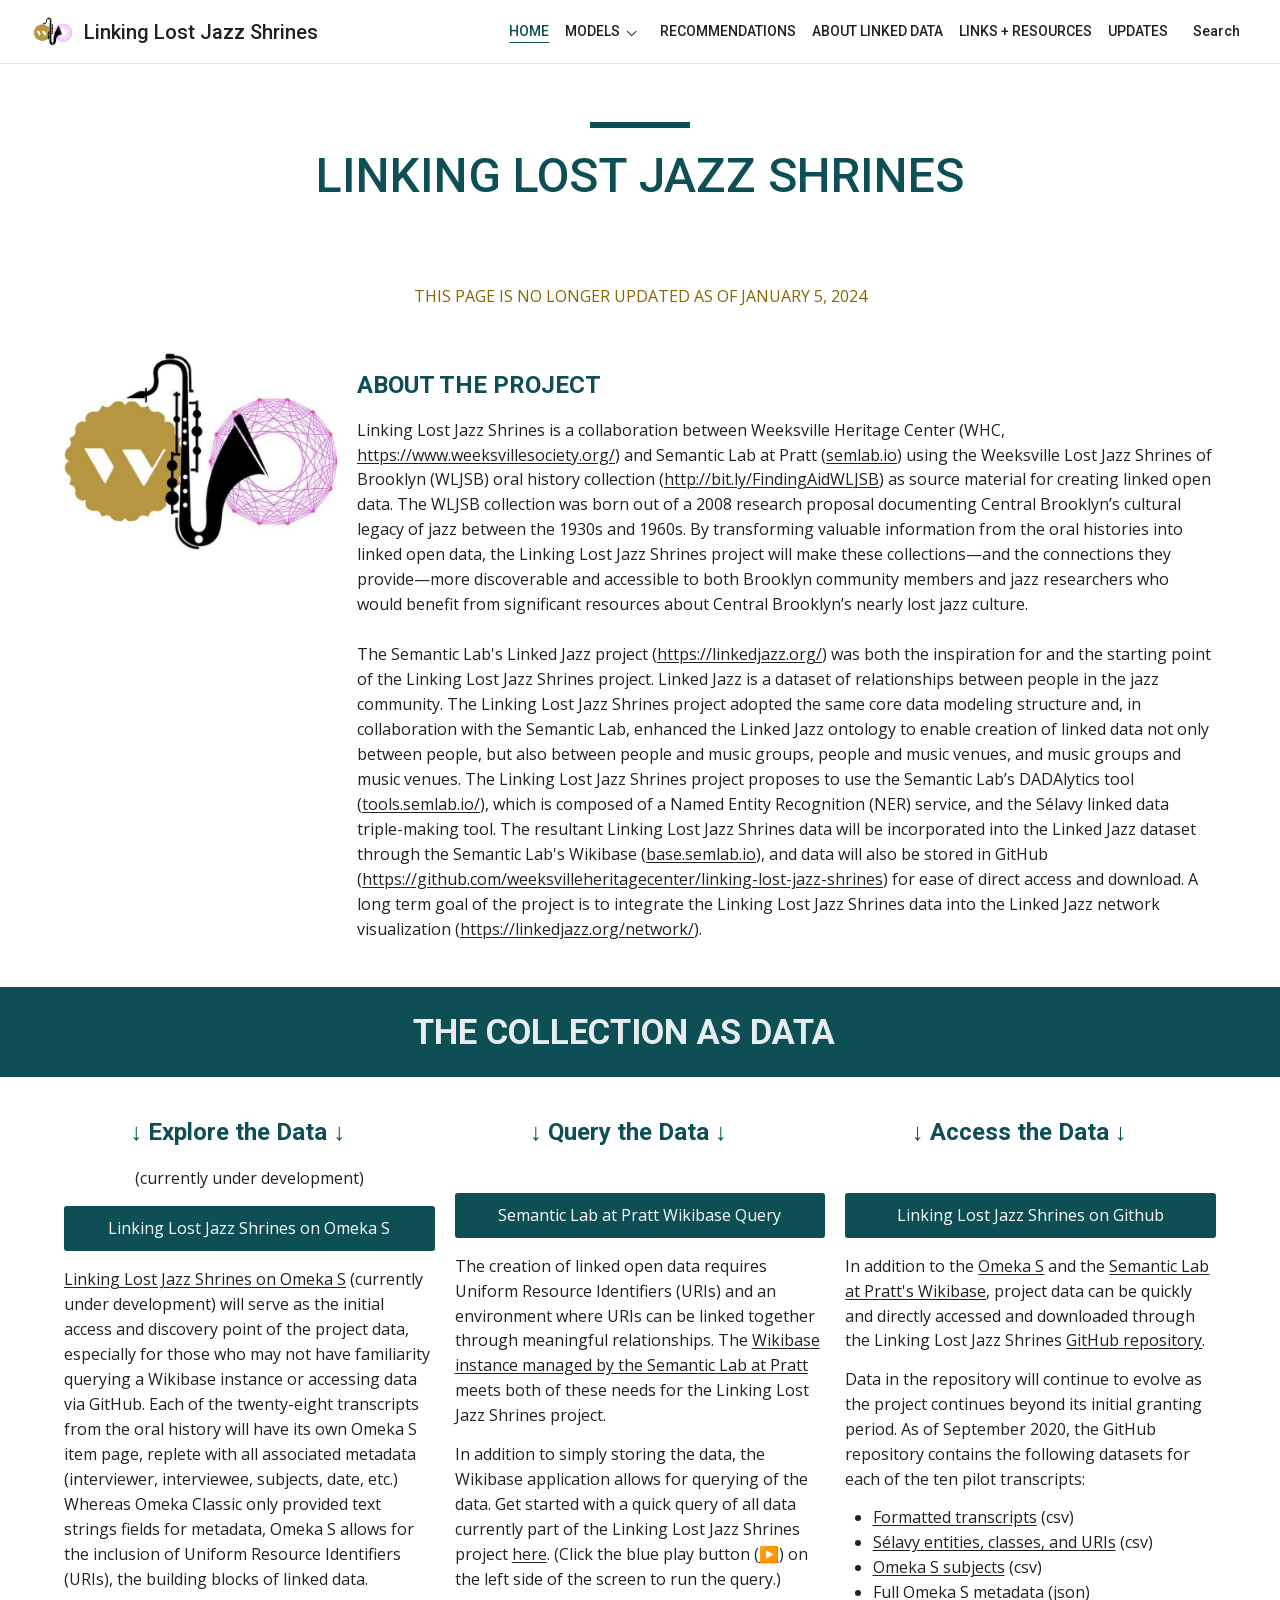
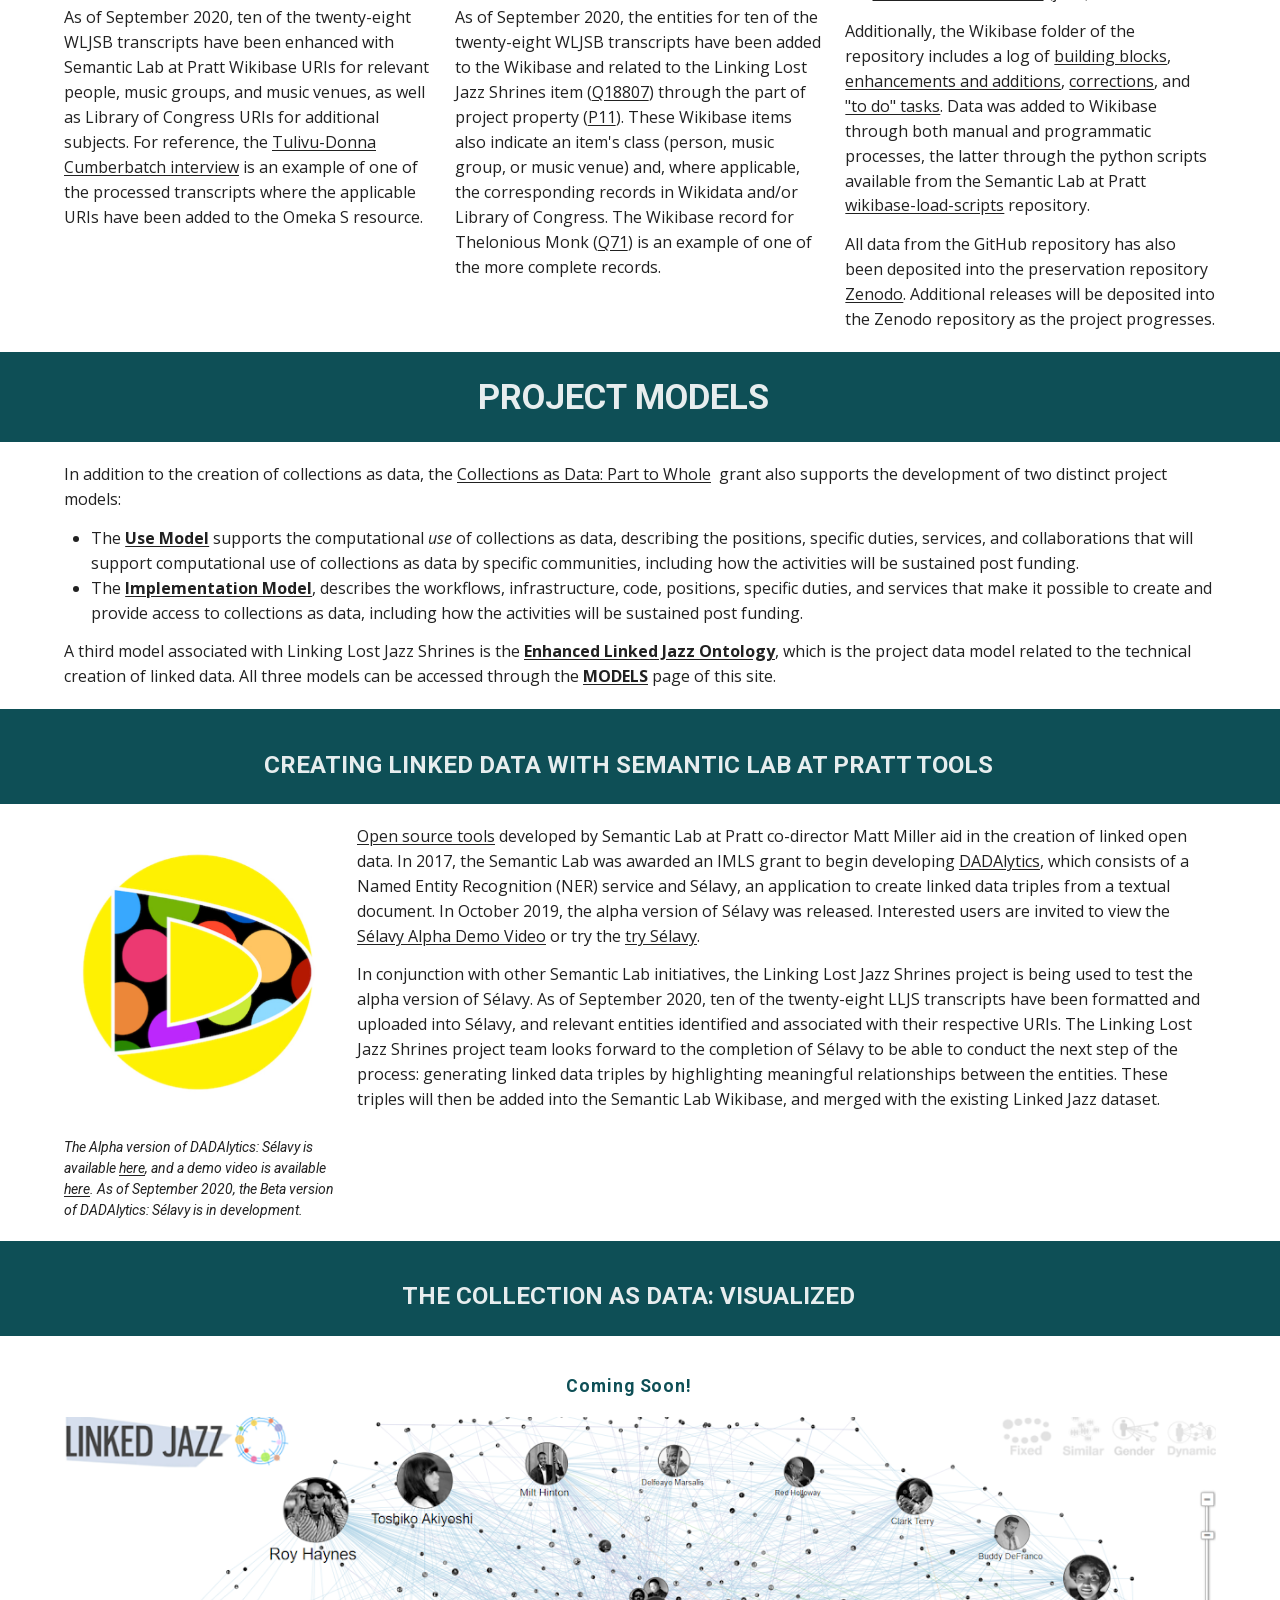
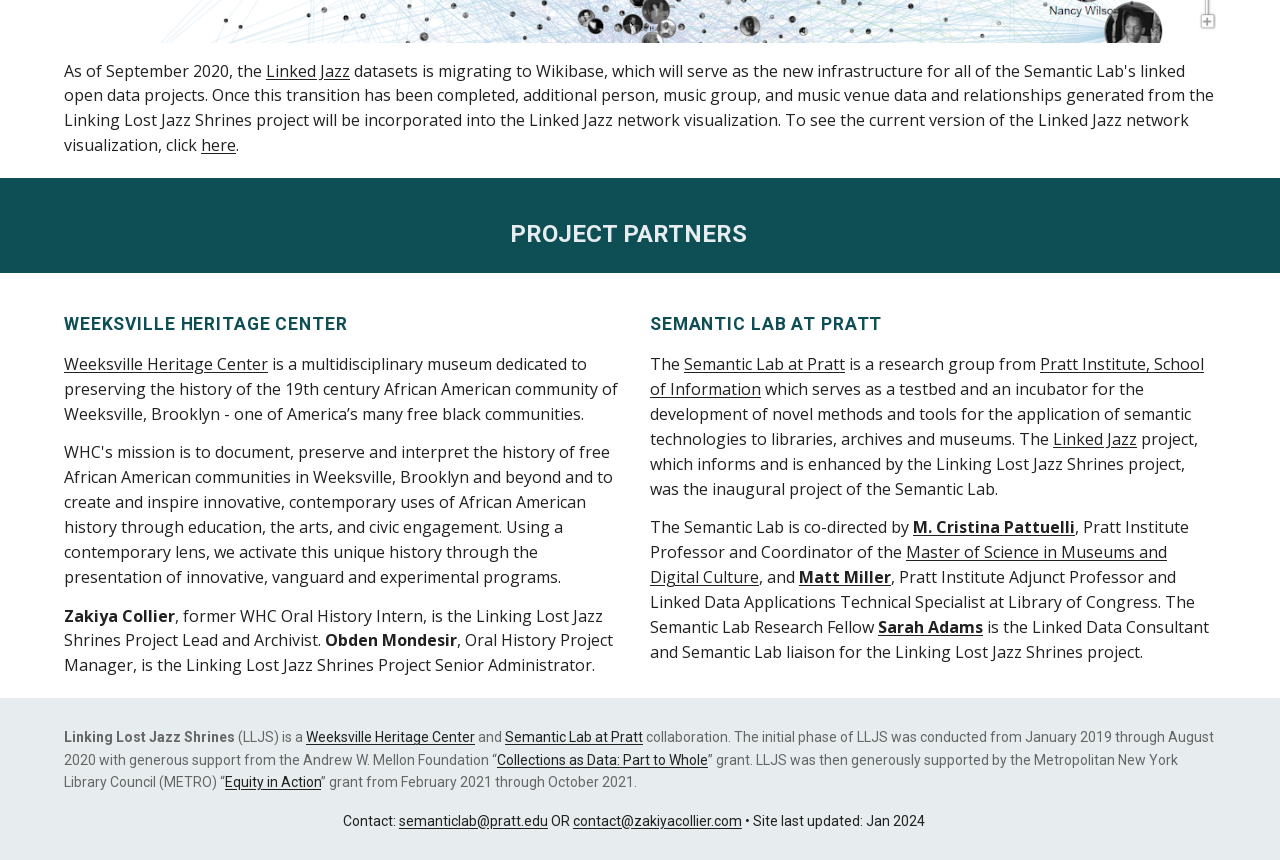
<file: home/index.html>
<!doctype html>
<html lang="en">
<head>
  <meta charset="utf-8">
  <meta name="viewport" content="width=device-width, initial-scale=1">
  <title>Linking Lost Jazz Shrines</title>
  <link rel="canonical" href="../">
  <script>
    const home = new URL("../index.html", location.href);
    home.search = location.search;
    home.hash = location.hash;
    location.replace(home.href);
  </script>
  <meta http-equiv="refresh" content="0; url=../index.html">
</head>
<body>
  <p><a href="../index.html">Linking Lost Jazz Shrines home page</a></p>
</body>
</html>
</file>
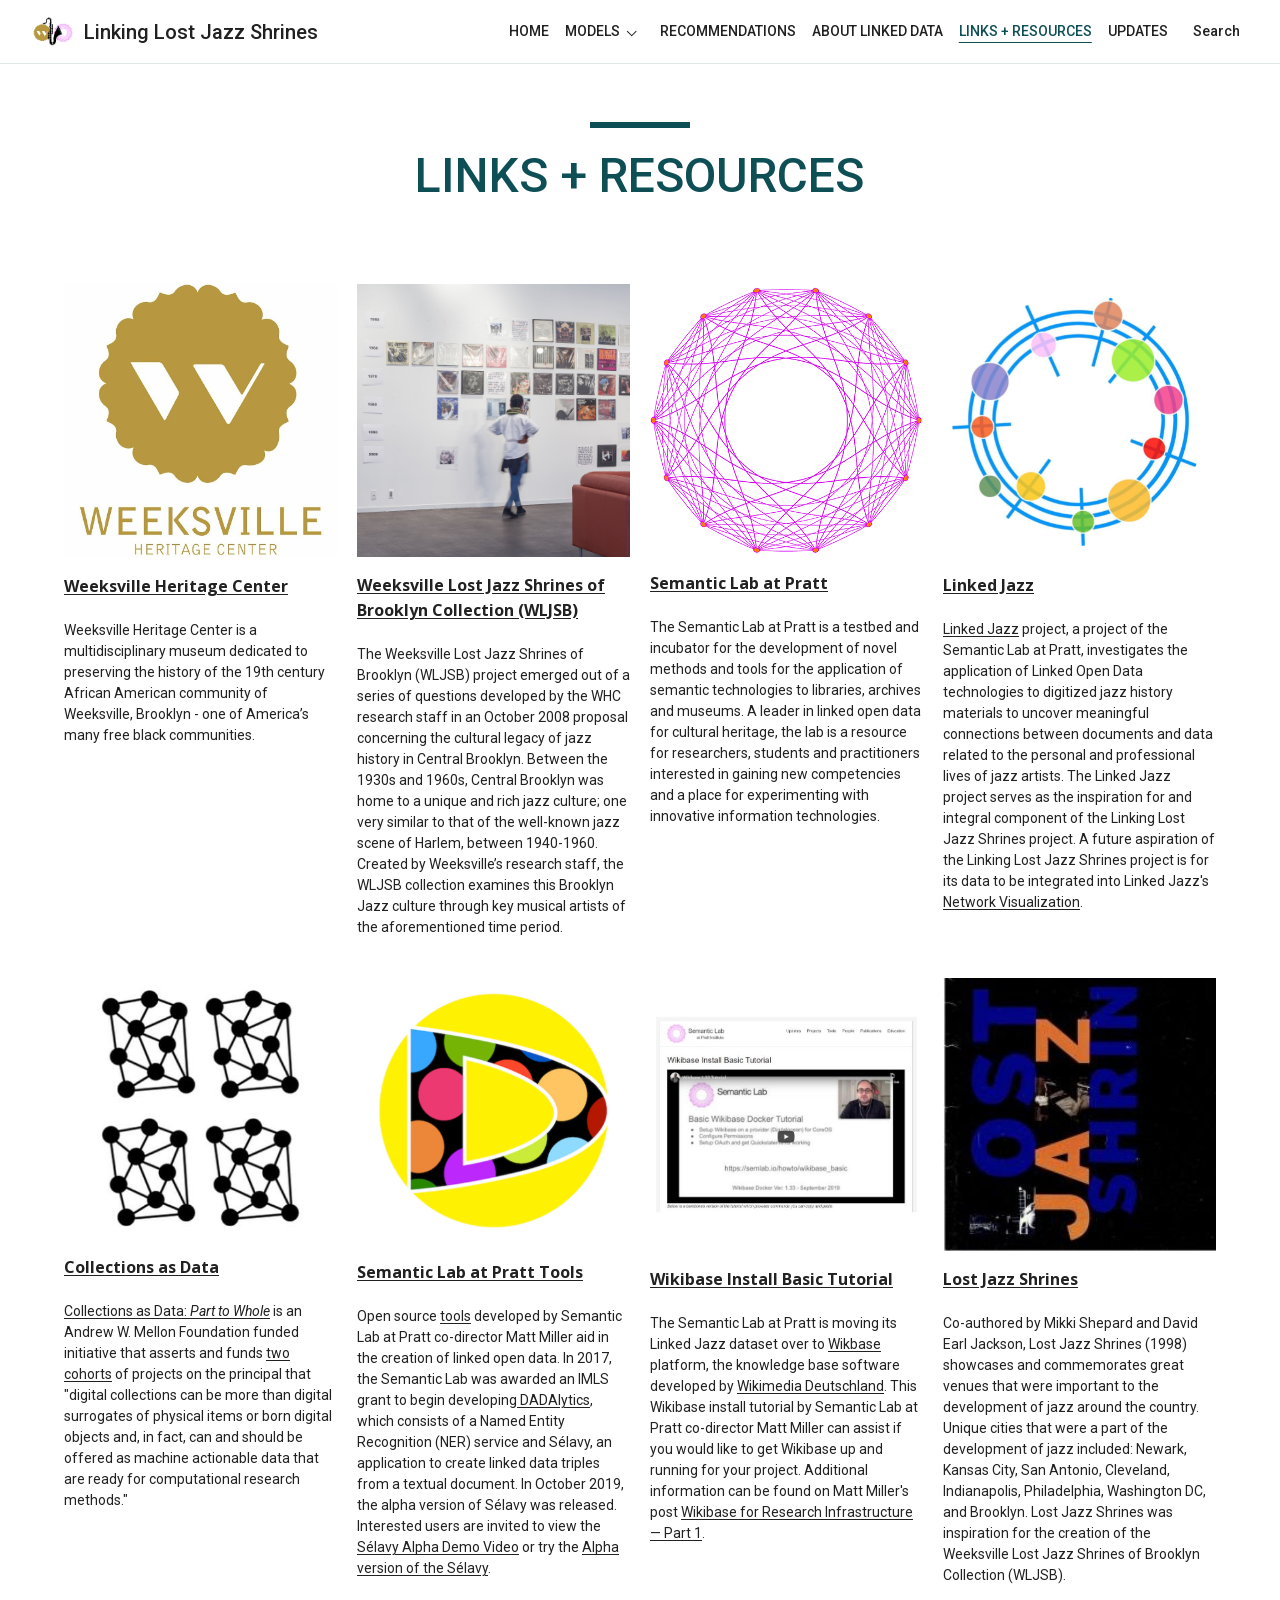
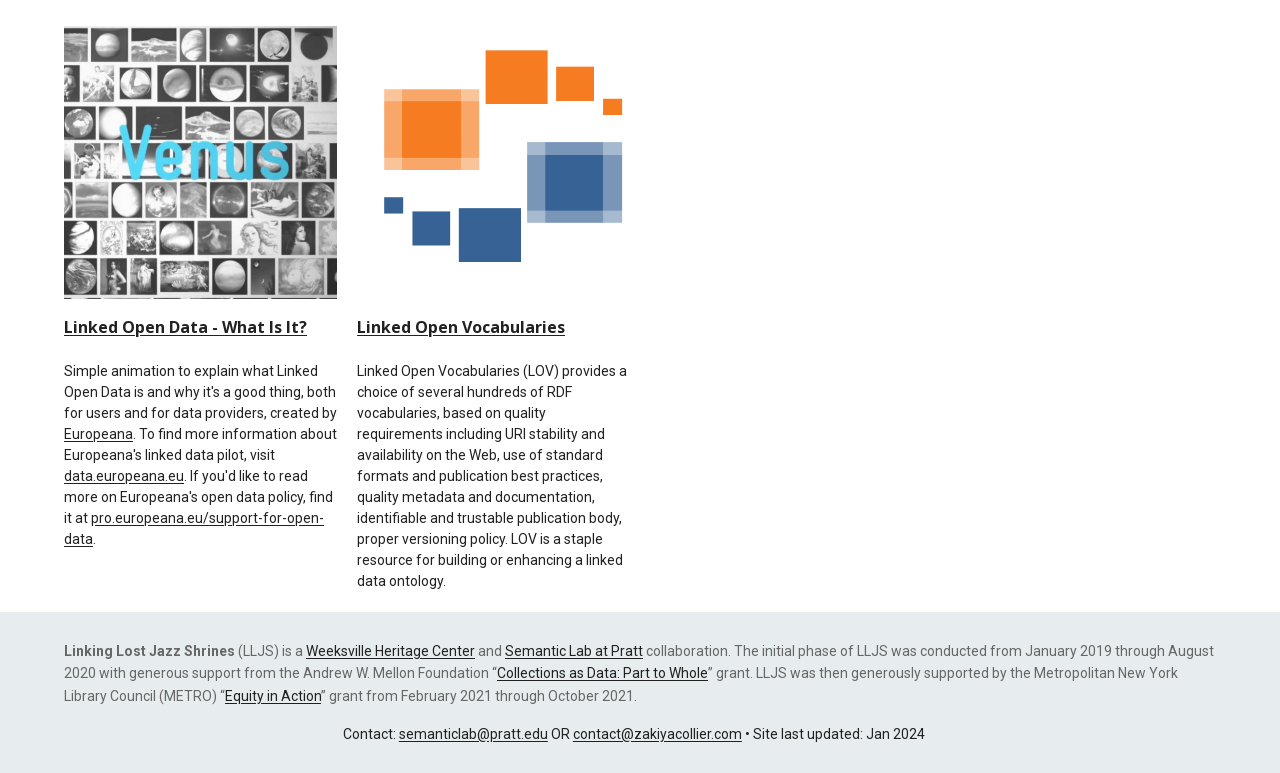
<file: links-resources/index.html>
<!doctype html>
<html lang="en">
<head>
<meta charset="utf-8">
<meta name="viewport" content="width=device-width, initial-scale=1">
<title>Linking Lost Jazz Shrines - LINKS + RESOURCES</title>
<meta name="description" content="Weeksville Heritage Center">
<link rel="icon" href="../assets/images/site-logo.png">
<link rel="stylesheet" href="../assets/site.css">
<script defer src="../assets/search-index.js"></script><script defer src="../assets/site.js"></script>
</head>
<body data-root="../">
<a href="#main" class="skip">Skip to main content</a><header class="site-header"><a href="../index.html" class="brand"><img src="../assets/images/site-logo.png" alt="" width="40" height="40"><span>Linking Lost Jazz Shrines</span></a><button type="button" hidden="hidden" aria-controls="site-nav" aria-expanded="false" class="nav-toggle">Menu</button><nav id="site-nav" aria-label="Site" class="site-nav"><ul>
<li><a href="../index.html">HOME</a></li>
<li class="nav-group">
<a href="../models/index.html">MODELS</a><details><summary><span class="reader-only">Model pages</span></summary><ul>
<li><a href="../models/use-model/index.html">USE MODEL</a></li>
<li><a href="../models/implementation-model/index.html">IMPLEMENTATION MODEL</a></li>
<li><a href="../models/enhanced-linked-jazz-ontology/index.html">ENHANCED LINKED JAZZ ONTOLOGY</a></li>
</ul></details>
</li>
<li><a href="../recommendations/index.html">RECOMMENDATIONS</a></li>
<li><a href="../about-linked-data/index.html">ABOUT LINKED DATA</a></li>
<li><a href="index.html" aria-current="page">LINKS + RESOURCES</a></li>
<li><a href="../updates/index.html">UPDATES</a></li>
</ul></nav><button type="button" hidden="hidden" aria-haspopup="dialog" class="search-toggle">Search</button></header><main id="main" tabindex="-1"><section id="h.59bd86c48bb8f0a4_66" class="section title-section"><div class="row">
<div style="--cols:2" class="column spacer"></div>
<div style="--cols:8" class="column"><div class="block" id="h.59bd86c48bb8f0a4_69"><h1 id="h.5pydgyy0xerf" class="align-center">LINKS + RESOURCES</h1></div></div>
<div style="--cols:2" class="column spacer"></div>
</div></section><section id="h.581f9d58d93daf24_747" class="section"><div class="row">
<div style="--cols:3" class="column">
<div class="block" id="h.581f9d58d93daf24_760"><a href="https://www.weeksvillesociety.org/"><img src="../assets/images/weeksville-heritage-center.jpg" alt="Weeksville Heritage Center" width="909" height="912" loading="lazy"></a></div>
<div class="block" id="h.581f9d58d93daf24_762">
<p><a target="_blank" href="https://www.weeksvillesociety.org/" rel="noopener"><strong>Weeksville Heritage Center</strong></a></p>
<small><br></small><small>Weeksville Heritage Center is a multidisciplinary museum dedicated to preserving the history of the 19th century African American community of Weeksville, Brooklyn - one of America’s many free black communities.  </small><small><br></small>
</div>
</div>
<div style="--cols:3" class="column">
<div class="block" id="h.581f9d58d93daf24_750"><a href="https://weeksvilleheritagecenter.squarespace.com/s/WLJSB_Finding-Aid_2015.pdf"><img src="../assets/images/weeksville-collection.jpg" alt="Weeksville Lost Jazz Shrines of Brooklyn Collection (WLJSB)" width="1280" height="1280" loading="lazy"></a></div>
<div class="block" id="h.581f9d58d93daf24_752">
<p><a target="_blank" href="https://weeksvilleheritagecenter.squarespace.com/s/WLJSB_Finding-Aid_2015.pdf" rel="noopener"><strong>Weeksville Lost Jazz Shrines of Brooklyn Collection (WLJSB) </strong></a></p>
<small><br></small><small>The Weeksville Lost Jazz Shrines of Brooklyn (WLJSB) project emerged out of a series of questions developed by the WHC research staff in an October 2008 proposal concerning the cultural legacy of jazz history in Central Brooklyn. Between the 1930s and 1960s, Central Brooklyn was home to a unique and rich jazz culture; one very similar to that of the well-known jazz scene of Harlem, between 1940-1960. Created by Weeksville’s research staff, the WLJSB collection examines this Brooklyn Jazz culture through key musical artists of the aforementioned time period.</small>
</div>
</div>
<div style="--cols:3" class="column">
<div class="block" id="h.581f9d58d93daf24_786"><a href="https://semlab.io"><img src="../assets/images/semantic-lab.png" alt="Semantic Lab at Pratt" width="492" height="488" loading="lazy"></a></div>
<div class="block" id="h.581f9d58d93daf24_788">
<p><a target="_blank" href="https://semlab.io" rel="noopener"><strong>Semantic Lab at Pratt</strong></a></p>
<small><br></small><small>The Semantic Lab at Pratt is a testbed and incubator for the development of novel methods and tools for the application of semantic technologies to libraries, archives and museums. A leader in linked open data for cultural heritage, the lab is a resource for researchers, students and practitioners interested in gaining new competencies and a place for experimenting with innovative information technologies. </small>
</div>
</div>
<div style="--cols:3" class="column">
<div class="block" id="h.581f9d58d93daf24_771"><a href="https://linkedjazz.org"><img src="../assets/images/linked-jazz.png" alt="Linked Jazz" width="447" height="447" loading="lazy"></a></div>
<div class="block" id="h.581f9d58d93daf24_773">
<p><a target="_blank" href="https://linkedjazz.org" rel="noopener"><strong>Linked Jazz</strong></a></p>
<small><br></small><small><span class="secondary"><a target="_blank" href="https://linkedjazz.org/" rel="noopener">Linked Jazz</a> project, a project of the Semanti</span>c Lab at Pratt, <span class="secondary">investigates the application of Linked Open Data technologies to digitized jazz history materials to uncover meaningful connections between documents and data related to the personal and professional lives of jazz artists. </span>The Linked Jazz project serves as the inspiration for and integral component of the Linking Lost Jazz Shrines project. A future aspiration of the Linking Lost Jazz Shrines project is for its data to be integrated into Linked Jazz's <a target="_blank" href="http://linkedjazz.org/network/" rel="noopener">Network Visualization</a>.</small>
</div>
</div>
</div></section><section id="h.581f9d58d93daf24_768" class="section"><div class="row">
<div style="--cols:3" class="column">
<div class="block" id="h.59bd86c48bb8f0a4_16"><a href="https://collectionsasdata.github.io/part2whole"><img src="../assets/images/collections-as-data.jpg" alt="Collections as Data" width="403" height="386" loading="lazy"></a></div>
<div class="block" id="h.581f9d58d93daf24_783">
<p><a target="_blank" href="https://collectionsasdata.github.io/part2whole" rel="noopener"><strong>Collections as Data</strong></a></p>
<small><br></small><small><a target="_blank" href="https://collectionsasdata.github.io/part2whole/" rel="noopener">Collections as Data: </a><a target="_blank" href="https://collectionsasdata.github.io/part2whole/" rel="noopener"><em>Part to Whole</em></a> is an Andrew W. Mellon Foundation funded initiative that asserts and funds <a target="_blank" href="https://collectionsasdata.github.io/part2whole/cohortone/" rel="noopener">two cohorts</a> of projects on the principal that "digital collections can be more than digital surrogates of physical items or born digital objects and, in fact, can and should be offered as machine actionable data that are ready for computational research methods." </small>
</div>
</div>
<div style="--cols:3" class="column">
<div class="block" id="h.581f9d58d93daf24_776"><a href="http://tools.semlab.io/"><img src="../assets/images/semantic-lab-at-pratt-tools.png" alt="Semantic Lab at Pratt Tools" width="425" height="415" loading="lazy"></a></div>
<div class="block" id="h.581f9d58d93daf24_778">
<p><a target="_blank" href="http://tools.semlab.io/" rel="noopener"><strong>Semantic Lab at Pratt Tools</strong></a></p>
<small><br></small><small>Open source <a target="_blank" href="http://tools.semlab.io/" rel="noopener">tools</a><span class="secondary"> developed by Semantic Lab at Pratt co-director Matt Miller aid in the creation of linked open data. In 2017, the Semantic Lab was awarded an IMLS grant to begin developing<a target="_blank" href="https://semlab.io/projects/#dadalytics" rel="noopener"> </a></span><span class="secondary"><a target="_blank" href="https://semlab.io/projects/#dadalytics" rel="noopener">DADAlytics</a></span><span class="secondary">, which consists of a Named Entity Recognition (NER) service and Sélavy, an application to create linked data triples from a textual document. In October 2019, the alpha version of Sélavy was released. Interested users are invited to view the<a target="_blank" href="https://semlab.io/howto/selavy_alpha" rel="noopener"> </a></span><span class="secondary"><a target="_blank" href="https://semlab.io/howto/selavy_alpha" rel="noopener">Sélavy Alpha Demo Video</a></span><span class="secondary"> or try the</span><span class="secondary"> </span><span class="secondary"><a target="_blank" href="http://159.89.242.202:3000/" rel="noopener">Alpha version of the Sélavy</a></span><span class="secondary">.</span></small>
</div>
</div>
<div style="--cols:3" class="column">
<div class="block" id="h.59bd86c48bb8f0a4_3"><a href="https://semlab.io/howto/wikibase_basic"><img src="../assets/images/wikibase-tutorial.jpg" alt="Wikibase Install Basic Tutorial" width="705" height="705" loading="lazy"></a></div>
<div class="block" id="h.59bd86c48bb8f0a4_5">
<p><a target="_blank" href="https://semlab.io/howto/wikibase_basic" rel="noopener"><strong>Wikibase Install Basic Tutorial</strong></a></p>
<small><br></small><small id="h.a4e17natslvn">The Semantic Lab at Pratt is moving its Linked Jazz dataset over to <a target="_blank" href="https://wikiba.se/" rel="noopener">Wikbase</a> platform, the knowledge base software developed by <a target="_blank" href="https://meta.wikimedia.org/wiki/Wikimedia_Deutschland" rel="noopener">Wikimedia Deutschland</a>. This Wikibase install tutorial by Semantic Lab at Pratt co-director Matt Miller can assist if you would like to get Wikibase up and running for your project. Additional information can be found on Matt Miller's post <a target="_blank" href="https://medium.com/@thisismattmiller/wikibase-for-research-infrastructure-part-1-d3f640dfad34" rel="noopener">Wikibase for Research Infrastructure — Part 1</a>.</small>
</div>
</div>
<div style="--cols:3" class="column">
<div class="block" id="h.581f9d58d93daf24_765"><a href="http://www.worldcat.org/oclc/38958601"><img src="../assets/images/lost-jazz-shrines-book.jpg" alt="Lost Jazz Shrines" width="241" height="241" loading="lazy"></a></div>
<div class="block" id="h.581f9d58d93daf24_767">
<p><a target="_blank" href="http://www.worldcat.org/oclc/38958601" rel="noopener"><strong>Lost Jazz Shrines</strong></a></p>
<small><br></small><small>Co-authored by Mikki Shepard and David Earl Jackson, Lost Jazz Shrines (1998) showcases and commemorates great venues that were important to the development of jazz around the country. Unique cities that were a part of the development of jazz included: Newark, Kansas City, San Antonio, Cleveland, Indianapolis, Philadelphia, Washington DC, and Brooklyn. Lost Jazz Shrines was inspiration for the creation of the Weeksville Lost Jazz Shrines of Brooklyn Collection (WLJSB).</small>
</div>
</div>
</div></section><section id="h.581f9d58d93daf24_789" class="section"><div class="row">
<div style="--cols:3" class="column">
<div class="block" id="h.581f9d58d93daf24_807"><a href="https://vimeo.com/36752317"><img src="../assets/images/linked-open-data.png" alt="Linked Open Data - What Is It?" width="1064" height="1064" loading="lazy"></a></div>
<div class="block" id="h.581f9d58d93daf24_809">
<p><a target="_blank" href="https://vimeo.com/36752317" rel="noopener"><strong>Linked Open Data - What Is It?</strong></a></p>
<small><br></small><small>Simple animation to explain what Linked Open Data is and why it's a good thing, both for users and for data providers, created by <a target="_blank" href="https://www.europeana.eu/en" rel="noopener">Europeana</a>. <span class="secondary">To find more information about Europeana's linked data pilot, visit </span><span class="secondary"><a target="_blank" href="http://data.europeana.eu/" rel="noopener">data.europeana.eu</a></span><span class="secondary">. If you'd like to read more on </span>Europeana's <span class="secondary">open data policy, find it at </span><span class="secondary"><a target="_blank" href="http://pro.europeana.eu/support-for-open-data" rel="noopener">pro.europeana.eu/support-for-open-data</a></span>.<span class="secondary"> </span></small>
</div>
</div>
<div style="--cols:3" class="column">
<div class="block" id="h.581f9d58d93daf24_802"><a href="https://lov.linkeddata.es/dataset/lov/"><img src="../assets/images/linked-open-vocabularies.png" alt="Linked Open Vocabularies" width="1000" height="1000" loading="lazy"></a></div>
<div class="block" id="h.581f9d58d93daf24_804">
<p><a target="_blank" href="https://lov.linkeddata.es/dataset/lov/" rel="noopener"><strong>Linked Open Vocabularies</strong></a></p>
<small><br></small><small><span class="secondary">Lin</span>ked Open Vocabularies (L<span class="secondary">OV) provides a choice of several hundreds of </span>RDF <span class="secondary">vocabularies, based on quality requirements including URI stability and availability on the Web, use of standard formats and publication best practices, quality metadata and documentation, identifiable and trustable publication body, proper versioning policy. LOV is a sta</span>ple resource for building or enhancing a linked data ontology. </small>
</div>
</div>
<div style="--cols:6" class="column spacer"></div>
</div></section></main><footer id="h.581f9d58d93daf24_0" class="site-footer"><div class="row"><div style="--cols:12" class="column">
<div class="block" id="h.581f9d58d93daf24_3">
<span id="h.2sdz7oyoq9w7" class="anchor"></span><h3 id="h.2sdz7oyoq9w7_l">
<strong class="muted secondary">Linking Lost Jazz Shrines</strong><span class="muted secondary"> (LLJS) is a </span><a target="_blank" href="https://weeksvillesociety.org/" rel="noopener"><span class="secondary">Weeksville Heritage Center</span></a><span class="muted secondary"> and </span><a target="_blank" href="http://semlab.io/" rel="noopener"><span class="secondary">Semantic Lab at Pratt</span></a><span class="muted secondary"> collaboration. The initial phase of LLJS was conducted from January 2019 through August 2020 with generous support from the Andrew W. Mellon Foundation “</span><a target="_blank" href="https://collectionsasdata.github.io/part2whole/cohortone/" rel="noopener"><span class="secondary">Collections as Data: Part to Whole</span></a><span class="muted secondary">” grant. LLJS was then generously supported by the Metropolitan New York Library Council (METRO) “</span><a target="_blank" href="https://metro.org/announcing-metros-equity-in-action-2020-2021-grant-recipients/" rel="noopener"><span class="secondary">Equity in Action</span></a><span class="muted secondary">” grant from February 2021 through October 2021.</span><a href="#h.2sdz7oyoq9w7" aria-label="Link to Linking Lost Jazz Shrines (LLJS) is a Weeksville Heritage Center and Semantic Lab at Pratt collaboration. The initial phase of LLJS was conducted from January 2019 through August 2020 with generous support from the Andrew W. Mellon Foundation “Collections as Data: Part to Whole” grant. LLJS was then generously supported by the Metropolitan New York Library Council (METRO) “Equity in Action” grant from February 2021 through October 2021." class="heading-link"></a>
</h3>
</div>
<div class="block" id="h.5ad0802610d4f13e_7">
<span id="h.bf03ldhf4ftf" class="anchor"></span><h3 id="h.bf03ldhf4ftf_l" class="align-center">
<span class="secondary">Contact: </span><a target="_blank" href="mailto:semanticlab@pratt.edu" rel="noopener"><span class="secondary">semanticlab@pratt.edu</span></a><span class="secondary"> OR </span><a target="_blank" href="mailto:contact@zakiyacollier.com" rel="noopener"><span class="secondary">contact@zakiyacollier.com</span></a><span class="secondary"> • Site last updated: Jan 2024</span><a href="#h.bf03ldhf4ftf" aria-label="Link to Contact: semanticlab@pratt.edu OR contact@zakiyacollier.com • Site last updated: Jan 2024" class="heading-link"></a>
</h3>
</div>
</div></div></footer><dialog id="site-search" aria-labelledby="search-title" class="search-box"><header><h2 id="search-title">Search this site</h2>
<button type="button" aria-label="Close search">Close</button></header><input type="search" aria-label="Search pages and sections" placeholder="Search pages and sections"><p id="search-status" role="status"></p>
<ul id="search-results"></ul></dialog>
</body>
</html>
</file>
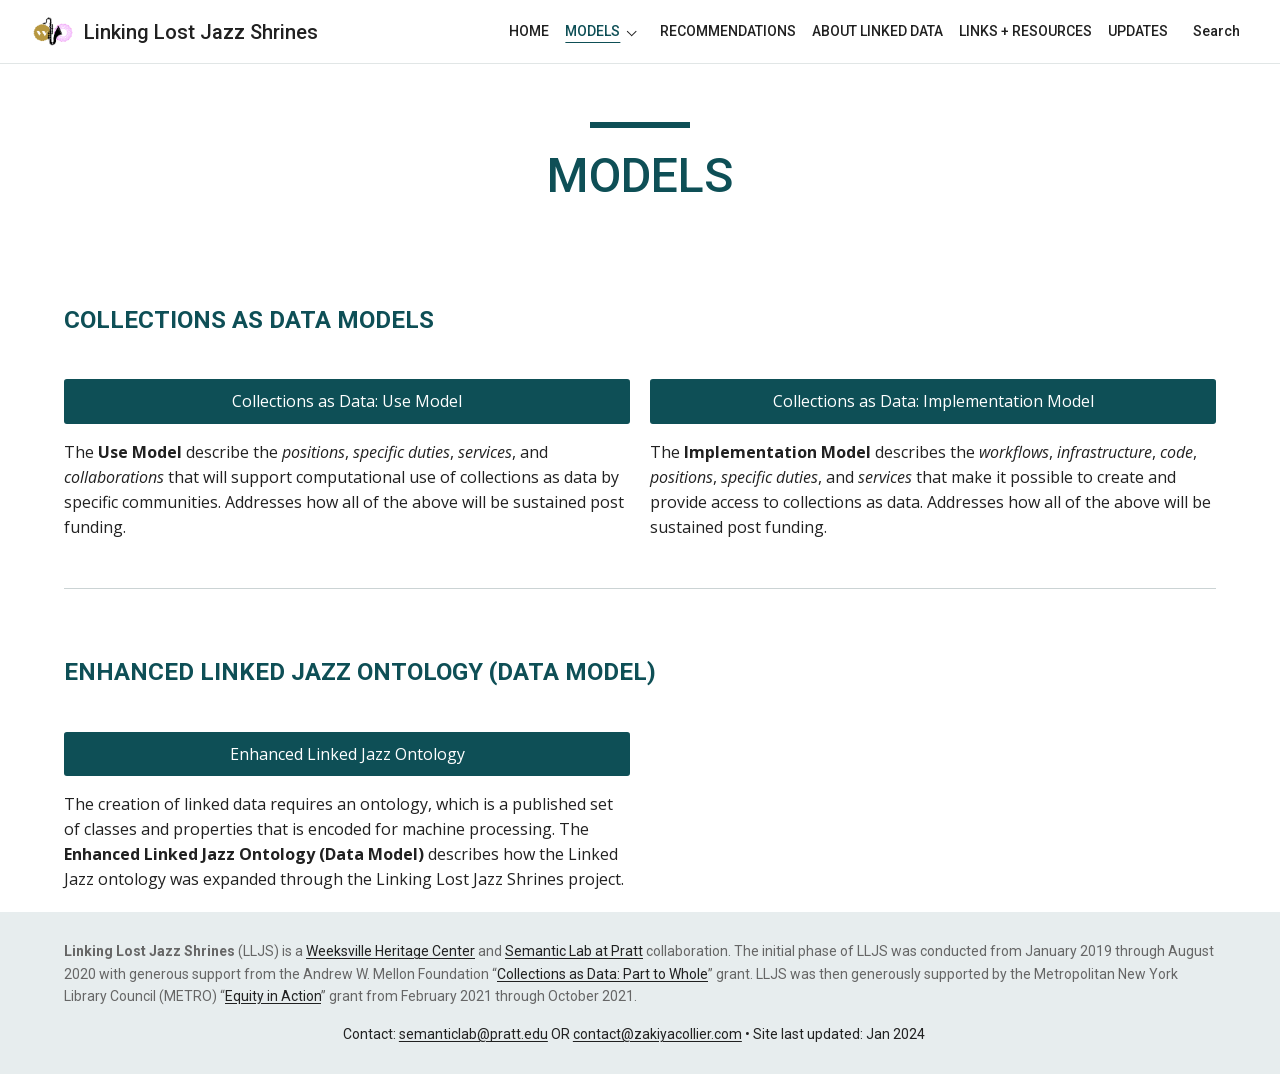
<file: models/index.html>
<!doctype html>
<html lang="en">
<head>
<meta charset="utf-8">
<meta name="viewport" content="width=device-width, initial-scale=1">
<title>Linking Lost Jazz Shrines - MODELS</title>
<meta name="description" content="COLLECTIONS AS DATA MODELS">
<link rel="icon" href="../assets/images/site-logo.png">
<link rel="stylesheet" href="../assets/site.css">
<script defer src="../assets/search-index.js"></script><script defer src="../assets/site.js"></script>
</head>
<body data-root="../">
<a href="#main" class="skip">Skip to main content</a><header class="site-header"><a href="../index.html" class="brand"><img src="../assets/images/site-logo.png" alt="" width="40" height="40"><span>Linking Lost Jazz Shrines</span></a><button type="button" hidden="hidden" aria-controls="site-nav" aria-expanded="false" class="nav-toggle">Menu</button><nav id="site-nav" aria-label="Site" class="site-nav"><ul>
<li><a href="../index.html">HOME</a></li>
<li class="nav-group">
<a href="index.html" aria-current="page">MODELS</a><details><summary><span class="reader-only">Model pages</span></summary><ul>
<li><a href="use-model/index.html">USE MODEL</a></li>
<li><a href="implementation-model/index.html">IMPLEMENTATION MODEL</a></li>
<li><a href="enhanced-linked-jazz-ontology/index.html">ENHANCED LINKED JAZZ ONTOLOGY</a></li>
</ul></details>
</li>
<li><a href="../recommendations/index.html">RECOMMENDATIONS</a></li>
<li><a href="../about-linked-data/index.html">ABOUT LINKED DATA</a></li>
<li><a href="../links-resources/index.html">LINKS + RESOURCES</a></li>
<li><a href="../updates/index.html">UPDATES</a></li>
</ul></nav><button type="button" hidden="hidden" aria-haspopup="dialog" class="search-toggle">Search</button></header><main id="main" tabindex="-1"><section id="h.7b814c1097084a9f_1" class="section title-section"><div class="row">
<div style="--cols:2" class="column spacer"></div>
<div style="--cols:8" class="column"><div class="block" id="h.7b814c1097084a9f_4"><h1 id="h.ps8klmcfq3xd" class="align-center">MODELS</h1></div></div>
<div style="--cols:2" class="column spacer"></div>
</div></section><section id="h.59bd86c48bb8f0a4_125" class="section"><div class="row">
<div style="--cols:5" class="column"><div class="block" id="h.59bd86c48bb8f0a4_119">
<span id="h.hg5xmbqg55vm" class="anchor"></span><h2 id="h.hg5xmbqg55vm_l">COLLECTIONS AS DATA MODELS<a href="#h.hg5xmbqg55vm" aria-label="Link to COLLECTIONS AS DATA MODELS" class="heading-link"></a>
</h2>
</div></div>
<div style="--cols:7" class="column spacer"></div>
</div></section><section id="h.59bd86c48bb8f0a4_152" class="section"><div class="row">
<div style="--cols:6" class="column">
<div class="block" id="h.59bd86c48bb8f0a4_92"><a href="use-model/index.html" class="button-link">Collections as Data: Use Model</a></div>
<div class="block" id="h.59bd86c48bb8f0a4_108"><p>The <strong>Use Model</strong> describe the <em>positions</em>, <em>specific duties</em>, <em>services</em>, and <em>collaborations </em>that will support computational use of collections as data by specific communities. Addresses how all of the above will be sustained post funding.</p></div>
</div>
<div style="--cols:6" class="column">
<div class="block" id="h.59bd86c48bb8f0a4_99"><a href="implementation-model/index.html" class="button-link">Collections as Data: Implementation Model</a></div>
<div class="block" id="h.59bd86c48bb8f0a4_112"><p>The <strong>Implementation Model</strong> describes the <em>workflows</em>, <em>infrastructure</em>, <em>code</em>, <em>positions</em>, <em>specific duties</em>, and <em>services </em>that make it possible to create and provide access to collections as data. Addresses how all of the above will be sustained post funding.</p></div>
</div>
</div></section><section id="h.59bd86c48bb8f0a4_154" class="section"><div class="row"><div style="--cols:12" class="column"><div class="block" id="h.59bd86c48bb8f0a4_157"><hr></div></div></div></section><section id="h.59bd86c48bb8f0a4_141" class="section"><div class="row">
<div style="--cols:10" class="column"><div class="block" id="h.59bd86c48bb8f0a4_129">
<span id="h.26uopinvgayy" class="anchor"></span><h2 id="h.26uopinvgayy_l">ENHANCED LINKED JAZZ ONTOLOGY (DATA MODEL)<a href="#h.26uopinvgayy" aria-label="Link to ENHANCED LINKED JAZZ ONTOLOGY (DATA MODEL)" class="heading-link"></a>
</h2>
</div></div>
<div style="--cols:2" class="column spacer"></div>
</div></section><section id="h.59bd86c48bb8f0a4_143" class="section"><div class="row">
<div style="--cols:6" class="column">
<div class="block" id="h.59bd86c48bb8f0a4_151"><a href="enhanced-linked-jazz-ontology/index.html" class="button-link">Enhanced Linked Jazz Ontology</a></div>
<div class="block" id="h.59bd86c48bb8f0a4_148"><p>The creation of linked data requires an ontology, which is a published set of classes and properties that is encoded for machine processing. The <strong>Enhanced Linked Jazz Ontology (Data Model)</strong> describes how the Linked Jazz ontology was expanded through the Linking Lost Jazz Shrines project.</p></div>
</div>
<div style="--cols:6" class="column spacer"></div>
</div></section></main><footer id="h.581f9d58d93daf24_0" class="site-footer"><div class="row"><div style="--cols:12" class="column">
<div class="block" id="h.581f9d58d93daf24_3">
<span id="h.2sdz7oyoq9w7" class="anchor"></span><h3 id="h.2sdz7oyoq9w7_l">
<strong class="muted secondary">Linking Lost Jazz Shrines</strong><span class="muted secondary"> (LLJS) is a </span><a target="_blank" href="https://weeksvillesociety.org/" rel="noopener"><span class="secondary">Weeksville Heritage Center</span></a><span class="muted secondary"> and </span><a target="_blank" href="http://semlab.io/" rel="noopener"><span class="secondary">Semantic Lab at Pratt</span></a><span class="muted secondary"> collaboration. The initial phase of LLJS was conducted from January 2019 through August 2020 with generous support from the Andrew W. Mellon Foundation “</span><a target="_blank" href="https://collectionsasdata.github.io/part2whole/cohortone/" rel="noopener"><span class="secondary">Collections as Data: Part to Whole</span></a><span class="muted secondary">” grant. LLJS was then generously supported by the Metropolitan New York Library Council (METRO) “</span><a target="_blank" href="https://metro.org/announcing-metros-equity-in-action-2020-2021-grant-recipients/" rel="noopener"><span class="secondary">Equity in Action</span></a><span class="muted secondary">” grant from February 2021 through October 2021.</span><a href="#h.2sdz7oyoq9w7" aria-label="Link to Linking Lost Jazz Shrines (LLJS) is a Weeksville Heritage Center and Semantic Lab at Pratt collaboration. The initial phase of LLJS was conducted from January 2019 through August 2020 with generous support from the Andrew W. Mellon Foundation “Collections as Data: Part to Whole” grant. LLJS was then generously supported by the Metropolitan New York Library Council (METRO) “Equity in Action” grant from February 2021 through October 2021." class="heading-link"></a>
</h3>
</div>
<div class="block" id="h.5ad0802610d4f13e_7">
<span id="h.bf03ldhf4ftf" class="anchor"></span><h3 id="h.bf03ldhf4ftf_l" class="align-center">
<span class="secondary">Contact: </span><a target="_blank" href="mailto:semanticlab@pratt.edu" rel="noopener"><span class="secondary">semanticlab@pratt.edu</span></a><span class="secondary"> OR </span><a target="_blank" href="mailto:contact@zakiyacollier.com" rel="noopener"><span class="secondary">contact@zakiyacollier.com</span></a><span class="secondary"> • Site last updated: Jan 2024</span><a href="#h.bf03ldhf4ftf" aria-label="Link to Contact: semanticlab@pratt.edu OR contact@zakiyacollier.com • Site last updated: Jan 2024" class="heading-link"></a>
</h3>
</div>
</div></div></footer><dialog id="site-search" aria-labelledby="search-title" class="search-box"><header><h2 id="search-title">Search this site</h2>
<button type="button" aria-label="Close search">Close</button></header><input type="search" aria-label="Search pages and sections" placeholder="Search pages and sections"><p id="search-status" role="status"></p>
<ul id="search-results"></ul></dialog>
</body>
</html>
</file>
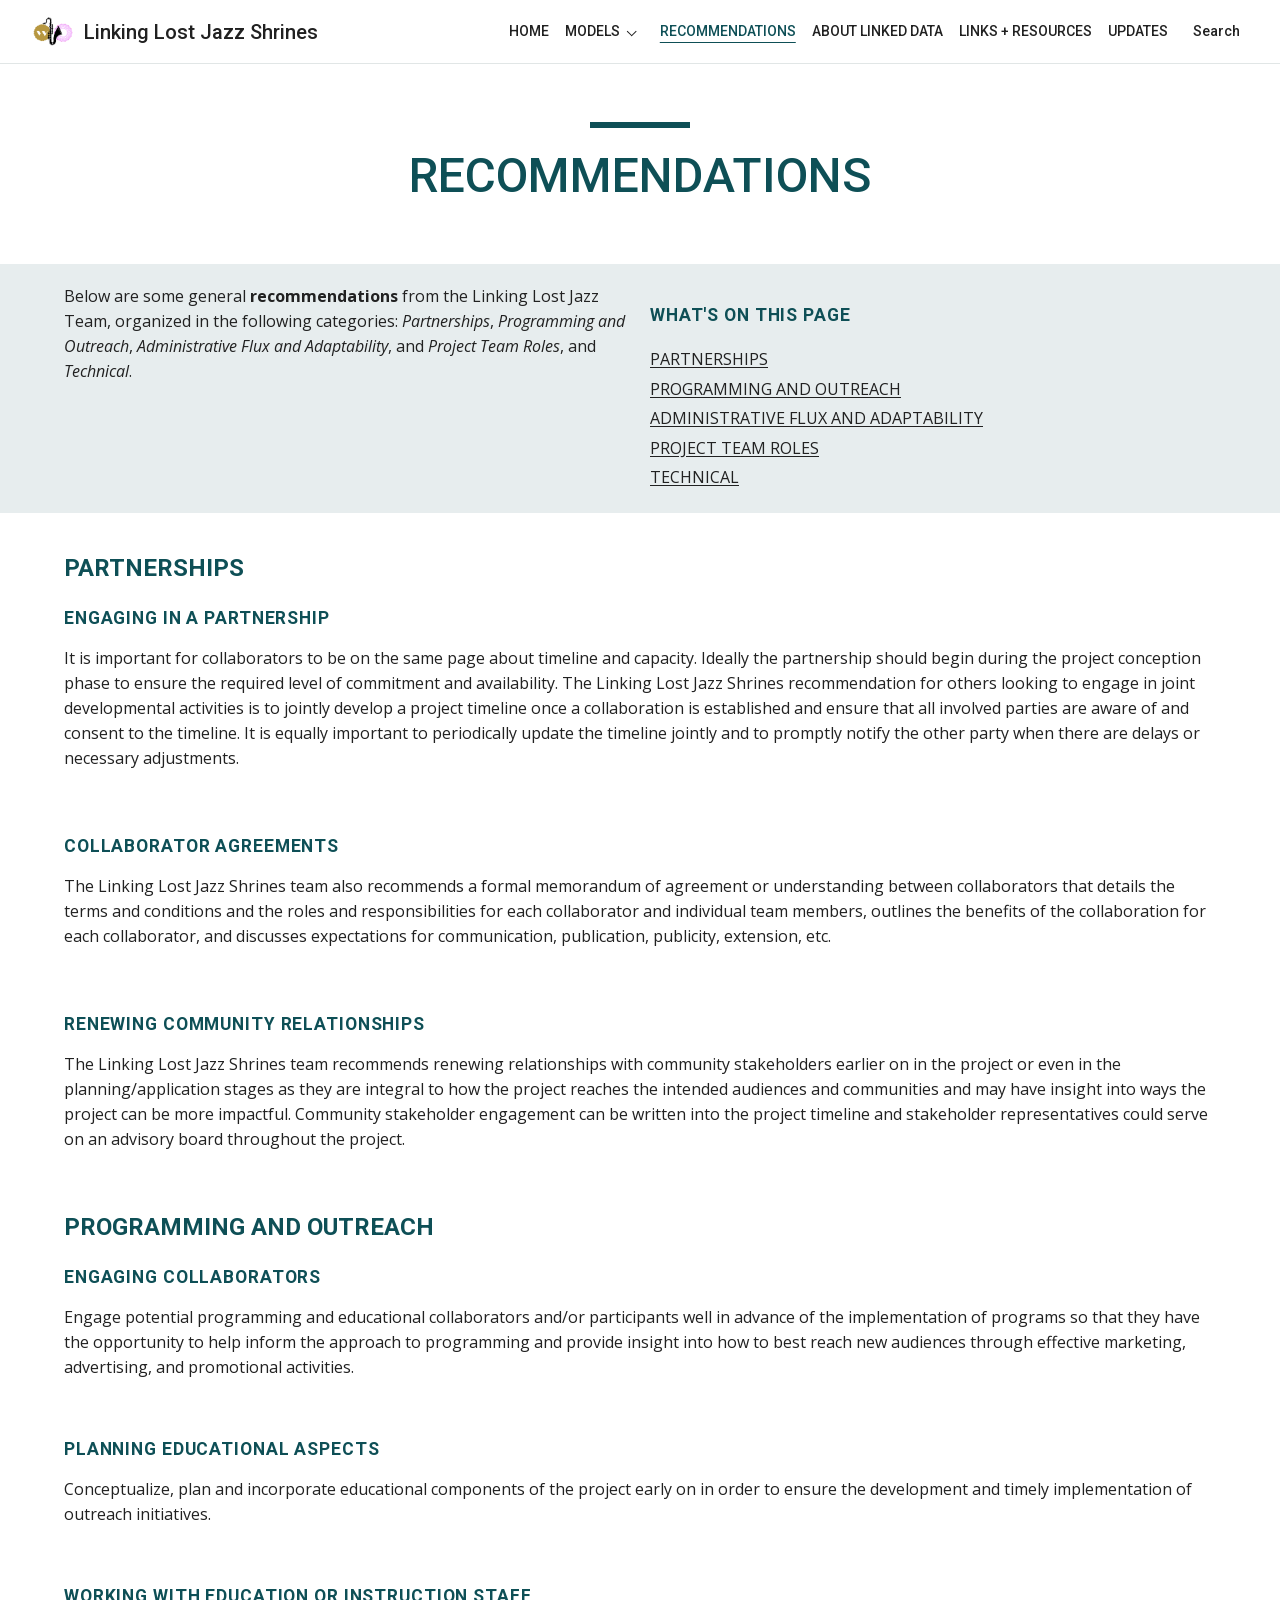
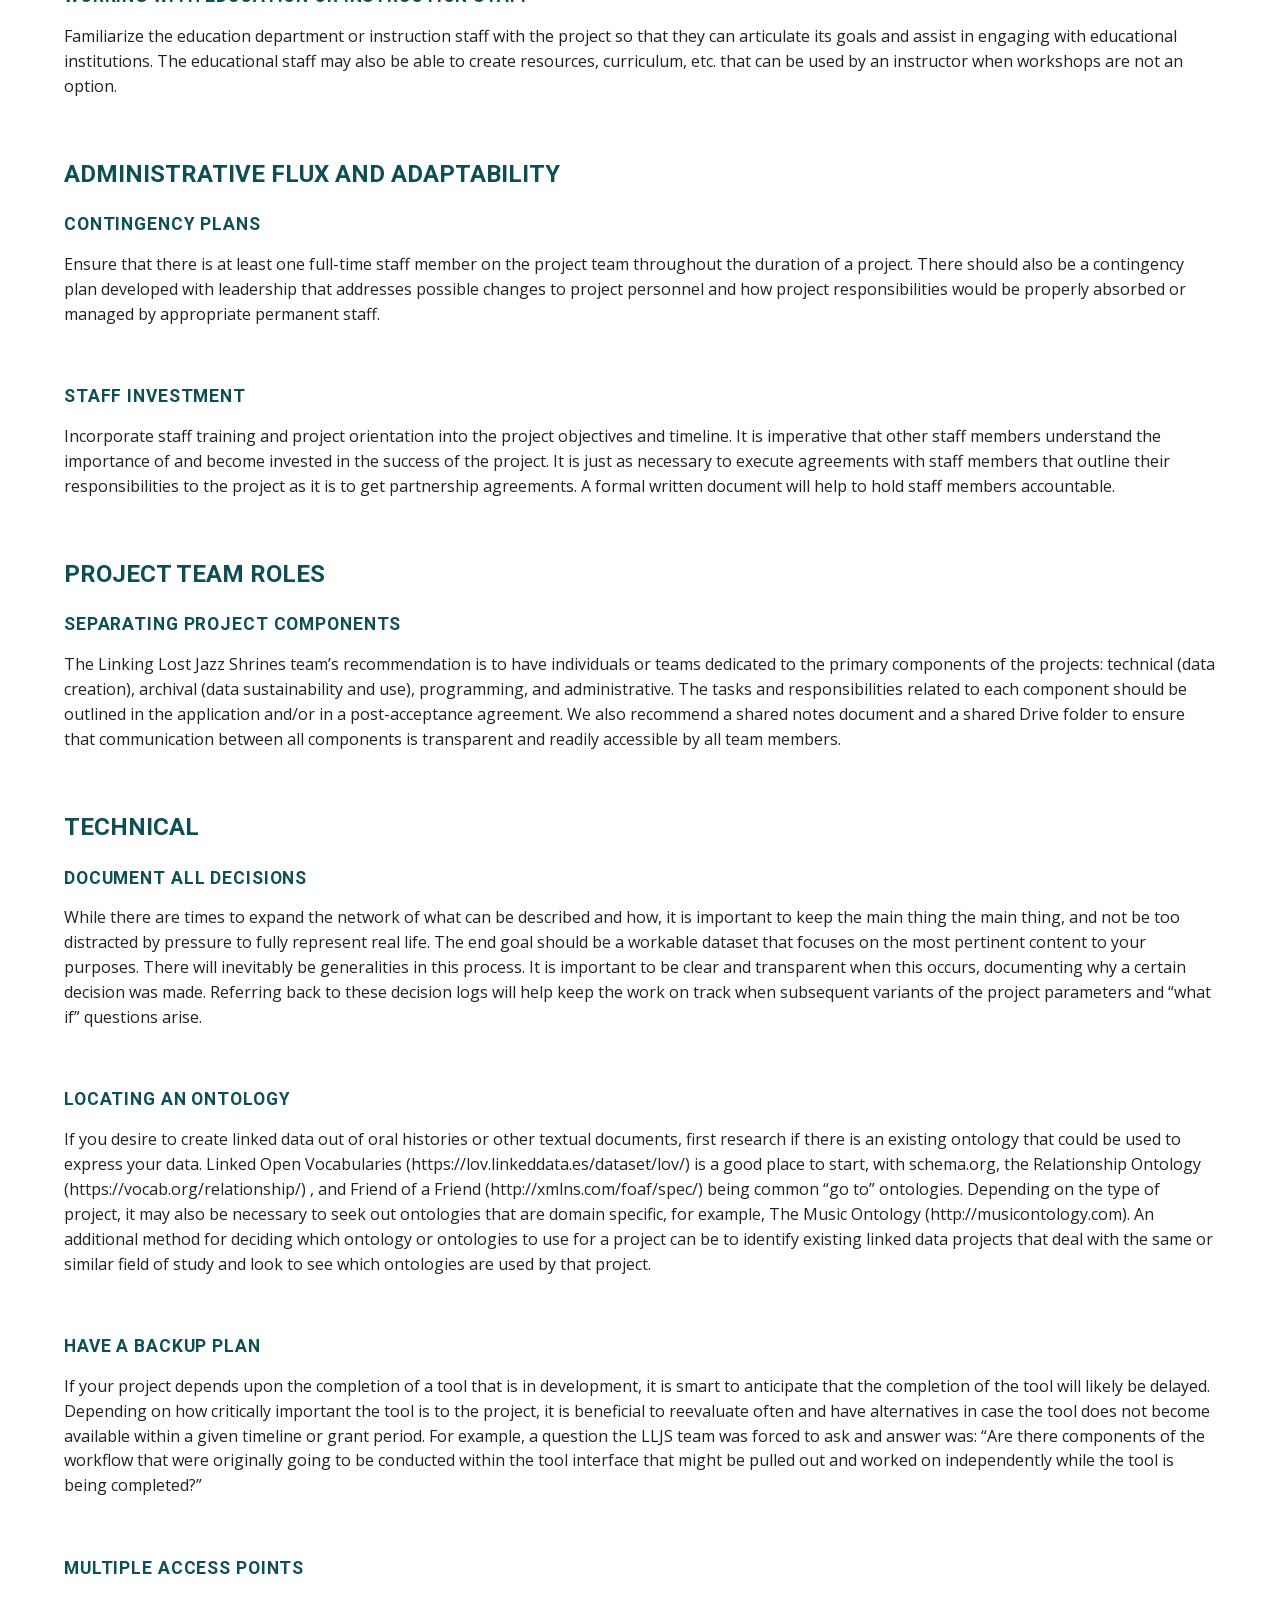
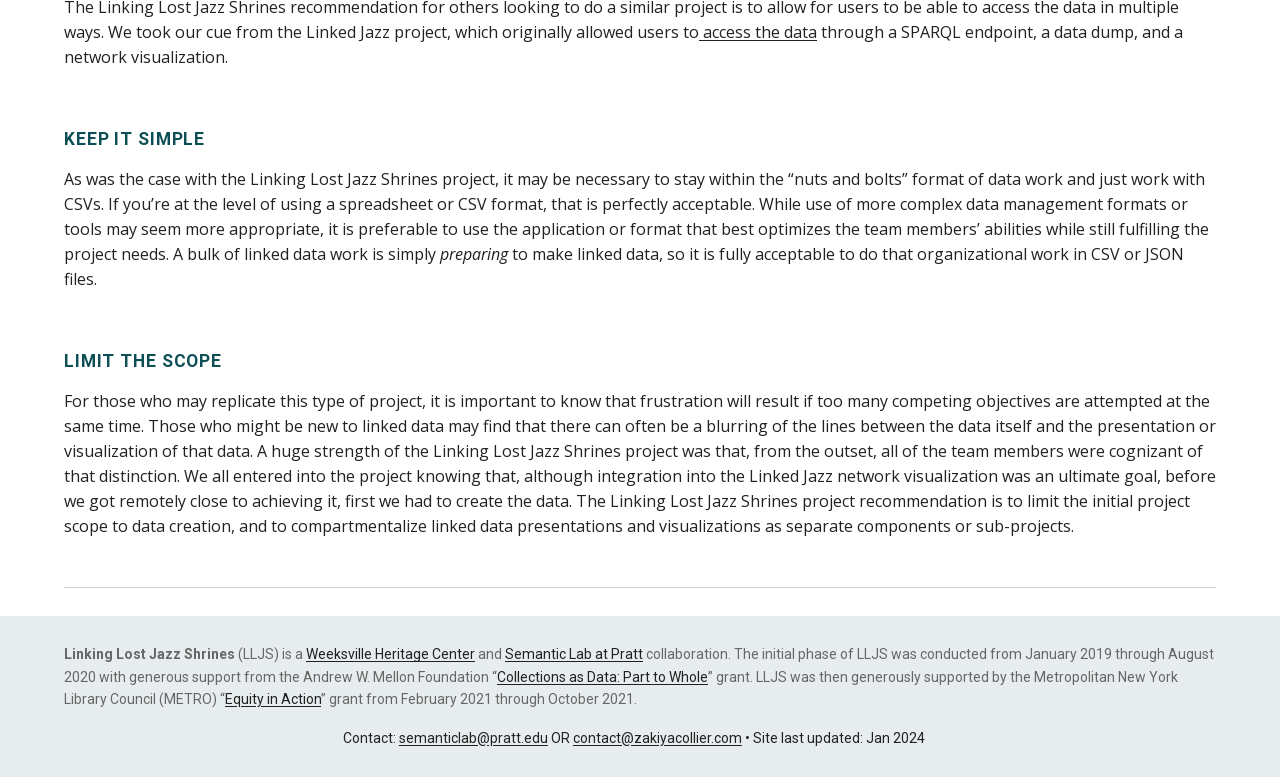
<file: recommendations/index.html>
<!doctype html>
<html lang="en">
<head>
<meta charset="utf-8">
<meta name="viewport" content="width=device-width, initial-scale=1">
<title>Linking Lost Jazz Shrines - RECOMMENDATIONS</title>
<meta name="description" content="Below are some general recommendations from the Linking Lost Jazz Team, organized in the following categories: Partnerships, Programming and Outreach, Administrative Flux and Adaptability, and Project Team Roles, and Technical.">
<link rel="icon" href="../assets/images/site-logo.png">
<link rel="stylesheet" href="../assets/site.css">
<script defer src="../assets/search-index.js"></script><script defer src="../assets/site.js"></script>
</head>
<body data-root="../">
<a href="#main" class="skip">Skip to main content</a><header class="site-header"><a href="../index.html" class="brand"><img src="../assets/images/site-logo.png" alt="" width="40" height="40"><span>Linking Lost Jazz Shrines</span></a><button type="button" hidden="hidden" aria-controls="site-nav" aria-expanded="false" class="nav-toggle">Menu</button><nav id="site-nav" aria-label="Site" class="site-nav"><ul>
<li><a href="../index.html">HOME</a></li>
<li class="nav-group">
<a href="../models/index.html">MODELS</a><details><summary><span class="reader-only">Model pages</span></summary><ul>
<li><a href="../models/use-model/index.html">USE MODEL</a></li>
<li><a href="../models/implementation-model/index.html">IMPLEMENTATION MODEL</a></li>
<li><a href="../models/enhanced-linked-jazz-ontology/index.html">ENHANCED LINKED JAZZ ONTOLOGY</a></li>
</ul></details>
</li>
<li><a href="index.html" aria-current="page">RECOMMENDATIONS</a></li>
<li><a href="../about-linked-data/index.html">ABOUT LINKED DATA</a></li>
<li><a href="../links-resources/index.html">LINKS + RESOURCES</a></li>
<li><a href="../updates/index.html">UPDATES</a></li>
</ul></nav><button type="button" hidden="hidden" aria-haspopup="dialog" class="search-toggle">Search</button></header><main id="main" tabindex="-1"><section id="h.dc207b279a2b0b2_1" class="section title-section"><div class="row">
<div style="--cols:2" class="column spacer"></div>
<div style="--cols:8" class="column"><div class="block" id="h.dc207b279a2b0b2_4"><h1 id="h.jn7i9qshcrvp" class="align-center">RECOMMENDATIONS</h1></div></div>
<div style="--cols:2" class="column spacer"></div>
</div></section><section id="h.dc207b279a2b0b2_53" class="section tinted"><div class="row">
<div style="--cols:6" class="column"><div class="block" id="h.dc207b279a2b0b2_50"><p>Below are some general <strong>recommendations</strong> from the Linking Lost Jazz Team, organized in the following categories: <em>Partnerships</em>, <em>Programming and Outreach</em>, <em>Administrative Flux and Adaptability</em>, and <em>Project Team Roles</em>, and <em>Technical</em>.</p></div></div>
<div style="--cols:6" class="column">
<div class="block" id="h.dc207b279a2b0b2_58">
<span id="h.ypgpwqktub8v" class="anchor"></span><h3 id="h.ypgpwqktub8v_l">WHAT'S ON THIS PAGE<a href="#h.ypgpwqktub8v" aria-label="Link to WHAT'S ON THIS PAGE" class="heading-link"></a>
</h3>
</div>
<div class="block contents" id="h.dc207b279a2b0b2_54">
<a href="#h.hbtwafal7l44">PARTNERSHIPS</a><a href="#h.5yjfaa9ffgg1">PROGRAMMING AND OUTREACH</a><a href="#h.29lvq2n36qj">ADMINISTRATIVE FLUX AND ADAPTABILITY</a><a href="#h.1zd4v6avrjsk">PROJECT TEAM ROLES</a><a href="#h.x9uj5w1ixbc1">TECHNICAL</a>
</div>
</div>
</div></section><section id="h.dc207b279a2b0b2_5" class="section"><div class="row"><div style="--cols:12" class="column"><div class="block" id="h.dc207b279a2b0b2_8">
<span id="h.hbtwafal7l44" class="anchor"></span><h2 id="h.hbtwafal7l44_l">PARTNERSHIPS<a href="#h.hbtwafal7l44" aria-label="Link to PARTNERSHIPS" class="heading-link"></a>
</h2>
<span id="h.rzrg9sapz7r" class="anchor"></span><h3 id="h.rzrg9sapz7r_l">ENGAGING IN A PARTNERSHIP<a href="#h.rzrg9sapz7r" aria-label="Link to ENGAGING IN A PARTNERSHIP" class="heading-link"></a>
</h3>
<p>It is important for collaborators to be on the same page about timeline and capacity. Ideally the partnership should begin during the project conception phase to ensure the required level of commitment and availability. The Linking Lost Jazz Shrines recommendation for others looking to engage in joint developmental activities is to jointly develop a project timeline once a collaboration is established and ensure that all involved parties are aware of and consent to the timeline. It is equally important to periodically update the timeline jointly and to promptly notify the other party when there are delays or necessary adjustments.</p>
<span id="h.d8fq73u1cifo" class="anchor"></span><h3 id="h.d8fq73u1cifo_l"><br></h3>
<span id="h.xq3oez7qlgcq" class="anchor"></span><h3 id="h.xq3oez7qlgcq_l">COLLABORATOR AGREEMENTS<a href="#h.xq3oez7qlgcq" aria-label="Link to COLLABORATOR AGREEMENTS" class="heading-link"></a>
</h3>
<p>The Linking Lost Jazz Shrines team also recommends a formal memorandum of agreement or understanding between collaborators that details the terms and conditions and the roles and responsibilities for each collaborator and individual team members, outlines the benefits of the collaboration for each collaborator, and discusses expectations for communication, publication, publicity, extension, etc. </p>
<span id="h.hara8qmykql" class="anchor"></span><h3 id="h.hara8qmykql_l"><br></h3>
<span id="h.adus5lwaygsq" class="anchor"></span><h3 id="h.adus5lwaygsq_l">RENEWING COMMUNITY RELATIONSHIPS <a href="#h.adus5lwaygsq" aria-label="Link to RENEWING COMMUNITY RELATIONSHIPS" class="heading-link"></a>
</h3>
<p>The Linking Lost Jazz Shrines team recommends renewing relationships with community stakeholders earlier on in the project or even in the planning/application stages as they are integral to how the project reaches the intended audiences and communities and may have insight into ways the project can be more impactful. Community stakeholder engagement can be written into the project timeline and stakeholder representatives could serve on an advisory board throughout the project.</p>
</div></div></div></section><section id="h.dc207b279a2b0b2_34" class="section"><div class="row"><div style="--cols:12" class="column"><div class="block" id="h.dc207b279a2b0b2_37">
<span id="h.5yjfaa9ffgg1" class="anchor"></span><h2 id="h.5yjfaa9ffgg1_l">PROGRAMMING AND OUTREACH<a href="#h.5yjfaa9ffgg1" aria-label="Link to PROGRAMMING AND OUTREACH" class="heading-link"></a>
</h2>
<span id="h.dop9j4t0igca" class="anchor"></span><h3 id="h.dop9j4t0igca_l">ENGAGING COLLABORATORS<a href="#h.dop9j4t0igca" aria-label="Link to ENGAGING COLLABORATORS" class="heading-link"></a>
</h3>
<p>Engage potential programming and educational collaborators and/or participants well in advance of the implementation of programs so that they have the opportunity to help inform the approach to programming and provide insight into how to best reach new audiences through effective marketing, advertising, and promotional activities.  </p>
<p><br></p>
<span id="h.c4bey77x9oxh" class="anchor"></span><h3 id="h.c4bey77x9oxh_l">PLANNING EDUCATIONAL ASPECTS<a href="#h.c4bey77x9oxh" aria-label="Link to PLANNING EDUCATIONAL ASPECTS" class="heading-link"></a>
</h3>
<p>Conceptualize, plan and incorporate educational components of the project early on in order to ensure the development and timely implementation of outreach initiatives.</p>
<p><br></p>
<span id="h.yfhpjmdlrisu" class="anchor"></span><h3 id="h.yfhpjmdlrisu_l">WORKING WITH EDUCATION OR INSTRUCTION STAFF<a href="#h.yfhpjmdlrisu" aria-label="Link to WORKING WITH EDUCATION OR INSTRUCTION STAFF" class="heading-link"></a>
</h3>
<p>Familiarize the education department or instruction staff with the project so that they can articulate its goals and assist in engaging with educational institutions. The educational staff may also be able to create resources, curriculum, etc. that can be used by an instructor when workshops are not an option.</p>
</div></div></div></section><section id="h.dc207b279a2b0b2_38" class="section"><div class="row"><div style="--cols:12" class="column"><div class="block" id="h.dc207b279a2b0b2_41">
<span id="h.29lvq2n36qj" class="anchor"></span><h2 id="h.29lvq2n36qj_l">ADMINISTRATIVE FLUX AND ADAPTABILITY<a href="#h.29lvq2n36qj" aria-label="Link to ADMINISTRATIVE FLUX AND ADAPTABILITY" class="heading-link"></a>
</h2>
<span id="h.g3ipyjr7xwux" class="anchor"></span><h3 id="h.g3ipyjr7xwux_l">CONTINGENCY PLANS<a href="#h.g3ipyjr7xwux" aria-label="Link to CONTINGENCY PLANS" class="heading-link"></a>
</h3>
<p>Ensure that there is at least one full-time staff member on the project team throughout the duration of a project. There should also be a contingency plan developed with leadership that addresses possible changes to project personnel and how project responsibilities would be properly absorbed or managed by appropriate permanent staff.</p>
<p><br></p>
<span id="h.170yszfgg87i" class="anchor"></span><h3 id="h.170yszfgg87i_l">STAFF INVESTMENT<a href="#h.170yszfgg87i" aria-label="Link to STAFF INVESTMENT" class="heading-link"></a>
</h3>
<p>Incorporate staff training and project orientation into the project objectives and timeline. It is imperative that other staff members understand the importance of and become invested in the success of the project. It is just as necessary to execute agreements with staff members that outline their responsibilities to the project as it is to get partnership agreements. A formal written document will help to hold staff members accountable.</p>
</div></div></div></section><section id="h.dc207b279a2b0b2_42" class="section"><div class="row"><div style="--cols:12" class="column"><div class="block" id="h.dc207b279a2b0b2_45">
<span id="h.1zd4v6avrjsk" class="anchor"></span><h2 id="h.1zd4v6avrjsk_l">PROJECT TEAM ROLES<a href="#h.1zd4v6avrjsk" aria-label="Link to PROJECT TEAM ROLES" class="heading-link"></a>
</h2>
<span id="h.nf16696qb7gr" class="anchor"></span><h3 id="h.nf16696qb7gr_l">SEPARATING PROJECT COMPONENTS  <a href="#h.nf16696qb7gr" aria-label="Link to SEPARATING PROJECT COMPONENTS" class="heading-link"></a>
</h3>
<p>The Linking Lost Jazz Shrines team’s recommendation is to have individuals or teams dedicated to the primary components of the projects: technical (data creation), archival (data sustainability and use), programming, and administrative. The tasks and responsibilities related to each component should be outlined in the application and/or in a post-acceptance agreement. We also recommend a shared notes document and a shared Drive folder to ensure that communication between all components is transparent and readily accessible by all team members.<em> </em></p>
</div></div></div></section><section id="h.dc207b279a2b0b2_46" class="section"><div class="row"><div style="--cols:12" class="column"><div class="block" id="h.dc207b279a2b0b2_49">
<span id="h.x9uj5w1ixbc1" class="anchor"></span><h2 id="h.x9uj5w1ixbc1_l">TECHNICAL<a href="#h.x9uj5w1ixbc1" aria-label="Link to TECHNICAL" class="heading-link"></a>
</h2>
<span id="h.78xeu2974buu" class="anchor"></span><h3 id="h.78xeu2974buu_l">DOCUMENT ALL DECISIONS <a href="#h.78xeu2974buu" aria-label="Link to DOCUMENT ALL DECISIONS" class="heading-link"></a>
</h3>
<p>While there are times to expand the network of what can be described and how, it is important to keep the main thing the main thing, and not be too distracted by pressure to fully represent real life. The end goal should be a workable dataset that focuses on the most pertinent content to your purposes. There will inevitably be generalities in this process. It is important to be clear and transparent when this occurs, documenting why a certain decision was made. Referring back to these decision logs will help keep the work on track when subsequent variants of the project parameters and “what if” questions arise. </p>
<p><br></p>
<span id="h.3xpejl86hzj2" class="anchor"></span><h3 id="h.3xpejl86hzj2_l">LOCATING AN ONTOLOGY<a href="#h.3xpejl86hzj2" aria-label="Link to LOCATING AN ONTOLOGY" class="heading-link"></a>
</h3>
<p>If you desire to create linked data out of oral histories or other textual documents, first research if there is an existing ontology that could be used to express your data. Linked Open Vocabularies (https://lov.linkeddata.es/dataset/lov/) is a good place to start, with schema.org, the Relationship Ontology (https://vocab.org/relationship/) , and Friend of a Friend (http://xmlns.com/foaf/spec/) being common “go to” ontologies. Depending on the type of project, it may also be necessary to seek out ontologies that are domain specific, for example, The Music Ontology (http://musicontology.com). An additional method for deciding which ontology or ontologies to use for a project can be to identify existing linked data projects that deal with the same or similar field of study and look to see which ontologies are used by that project.</p>
<p><br></p>
<span id="h.5nopijt9z3g" class="anchor"></span><h3 id="h.5nopijt9z3g_l">HAVE A BACKUP PLAN<a href="#h.5nopijt9z3g" aria-label="Link to HAVE A BACKUP PLAN" class="heading-link"></a>
</h3>
<p>If your project depends upon the completion of a tool that is in development, it is smart to anticipate that the completion of the tool will likely be delayed. Depending on how critically important the tool is to the project, it is beneficial to reevaluate often and have alternatives in case the tool does not become available within a given timeline or grant period. For example, a question the LLJS team was forced to ask and answer was: “Are there components of the workflow that were originally going to be conducted within the tool interface that might be pulled out and worked on independently while the tool is being completed?” </p>
<p><br></p>
<span id="h.1666ufwa88u4" class="anchor"></span><h3 id="h.1666ufwa88u4_l">MULTIPLE ACCESS POINTS<a href="#h.1666ufwa88u4" aria-label="Link to MULTIPLE ACCESS POINTS" class="heading-link"></a>
</h3>
<p>The Linking Lost Jazz Shrines recommendation for others looking to do a similar project is to allow for users to be able to access the data in multiple ways. We took our cue from the Linked Jazz project, which originally allowed users to<a target="_blank" href="https://linkedjazz.org/?page_id=905" rel="noopener"> </a><a target="_blank" href="https://linkedjazz.org/?page_id=905" rel="noopener">access the data</a> through a SPARQL endpoint, a data dump, and a network visualization.</p>
<p><br></p>
<span id="h.gtb3f6g3wten" class="anchor"></span><h3 id="h.gtb3f6g3wten_l">KEEP IT SIMPLE<a href="#h.gtb3f6g3wten" aria-label="Link to KEEP IT SIMPLE" class="heading-link"></a>
</h3>
<p>As was the case with the Linking Lost Jazz Shrines project, it may be necessary to stay within the “nuts and bolts” format of data work and just work with CSVs. If you’re at the level of using a spreadsheet or CSV format, that is perfectly acceptable. While use of more complex data management formats or tools may seem more appropriate, it is preferable to use the application or format that best optimizes the team members’ abilities while still fulfilling the project needs. A bulk of linked data work is simply <em>preparing</em> to make linked data, so it is fully acceptable to do that organizational work in CSV or JSON files.</p>
<p><br></p>
<span id="h.cc602miyjkne" class="anchor"></span><h3 id="h.cc602miyjkne_l">LIMIT THE SCOPE<a href="#h.cc602miyjkne" aria-label="Link to LIMIT THE SCOPE" class="heading-link"></a>
</h3>
<p>For those who may replicate this type of project, it is important to know that frustration will result if too many competing objectives are attempted at the same time. Those who might be new to linked data may find that there can often be a blurring of the lines between the data itself and the presentation or visualization of that data. A huge strength of the Linking Lost Jazz Shrines project was that, from the outset, all of the team members were cognizant of that distinction. We all entered into the project knowing that, although integration into the Linked Jazz network visualization was an ultimate goal, before we got remotely close to achieving it, first we had to create the data. The Linking Lost Jazz Shrines project recommendation is to limit the initial project scope to data creation, and to compartmentalize linked data presentations and visualizations as separate components or sub-projects. </p>
</div></div></div></section><section id="h.dc207b279a2b0b2_20" class="section"><div class="row"><div style="--cols:12" class="column"><div class="block" id="h.dc207b279a2b0b2_23"><hr></div></div></div></section></main><footer id="h.581f9d58d93daf24_0" class="site-footer"><div class="row"><div style="--cols:12" class="column">
<div class="block" id="h.581f9d58d93daf24_3">
<span id="h.2sdz7oyoq9w7" class="anchor"></span><h3 id="h.2sdz7oyoq9w7_l">
<strong class="muted secondary">Linking Lost Jazz Shrines</strong><span class="muted secondary"> (LLJS) is a </span><a target="_blank" href="https://weeksvillesociety.org/" rel="noopener"><span class="secondary">Weeksville Heritage Center</span></a><span class="muted secondary"> and </span><a target="_blank" href="http://semlab.io/" rel="noopener"><span class="secondary">Semantic Lab at Pratt</span></a><span class="muted secondary"> collaboration. The initial phase of LLJS was conducted from January 2019 through August 2020 with generous support from the Andrew W. Mellon Foundation “</span><a target="_blank" href="https://collectionsasdata.github.io/part2whole/cohortone/" rel="noopener"><span class="secondary">Collections as Data: Part to Whole</span></a><span class="muted secondary">” grant. LLJS was then generously supported by the Metropolitan New York Library Council (METRO) “</span><a target="_blank" href="https://metro.org/announcing-metros-equity-in-action-2020-2021-grant-recipients/" rel="noopener"><span class="secondary">Equity in Action</span></a><span class="muted secondary">” grant from February 2021 through October 2021.</span><a href="#h.2sdz7oyoq9w7" aria-label="Link to Linking Lost Jazz Shrines (LLJS) is a Weeksville Heritage Center and Semantic Lab at Pratt collaboration. The initial phase of LLJS was conducted from January 2019 through August 2020 with generous support from the Andrew W. Mellon Foundation “Collections as Data: Part to Whole” grant. LLJS was then generously supported by the Metropolitan New York Library Council (METRO) “Equity in Action” grant from February 2021 through October 2021." class="heading-link"></a>
</h3>
</div>
<div class="block" id="h.5ad0802610d4f13e_7">
<span id="h.bf03ldhf4ftf" class="anchor"></span><h3 id="h.bf03ldhf4ftf_l" class="align-center">
<span class="secondary">Contact: </span><a target="_blank" href="mailto:semanticlab@pratt.edu" rel="noopener"><span class="secondary">semanticlab@pratt.edu</span></a><span class="secondary"> OR </span><a target="_blank" href="mailto:contact@zakiyacollier.com" rel="noopener"><span class="secondary">contact@zakiyacollier.com</span></a><span class="secondary"> • Site last updated: Jan 2024</span><a href="#h.bf03ldhf4ftf" aria-label="Link to Contact: semanticlab@pratt.edu OR contact@zakiyacollier.com • Site last updated: Jan 2024" class="heading-link"></a>
</h3>
</div>
</div></div></footer><dialog id="site-search" aria-labelledby="search-title" class="search-box"><header><h2 id="search-title">Search this site</h2>
<button type="button" aria-label="Close search">Close</button></header><input type="search" aria-label="Search pages and sections" placeholder="Search pages and sections"><p id="search-status" role="status"></p>
<ul id="search-results"></ul></dialog>
</body>
</html>
</file>
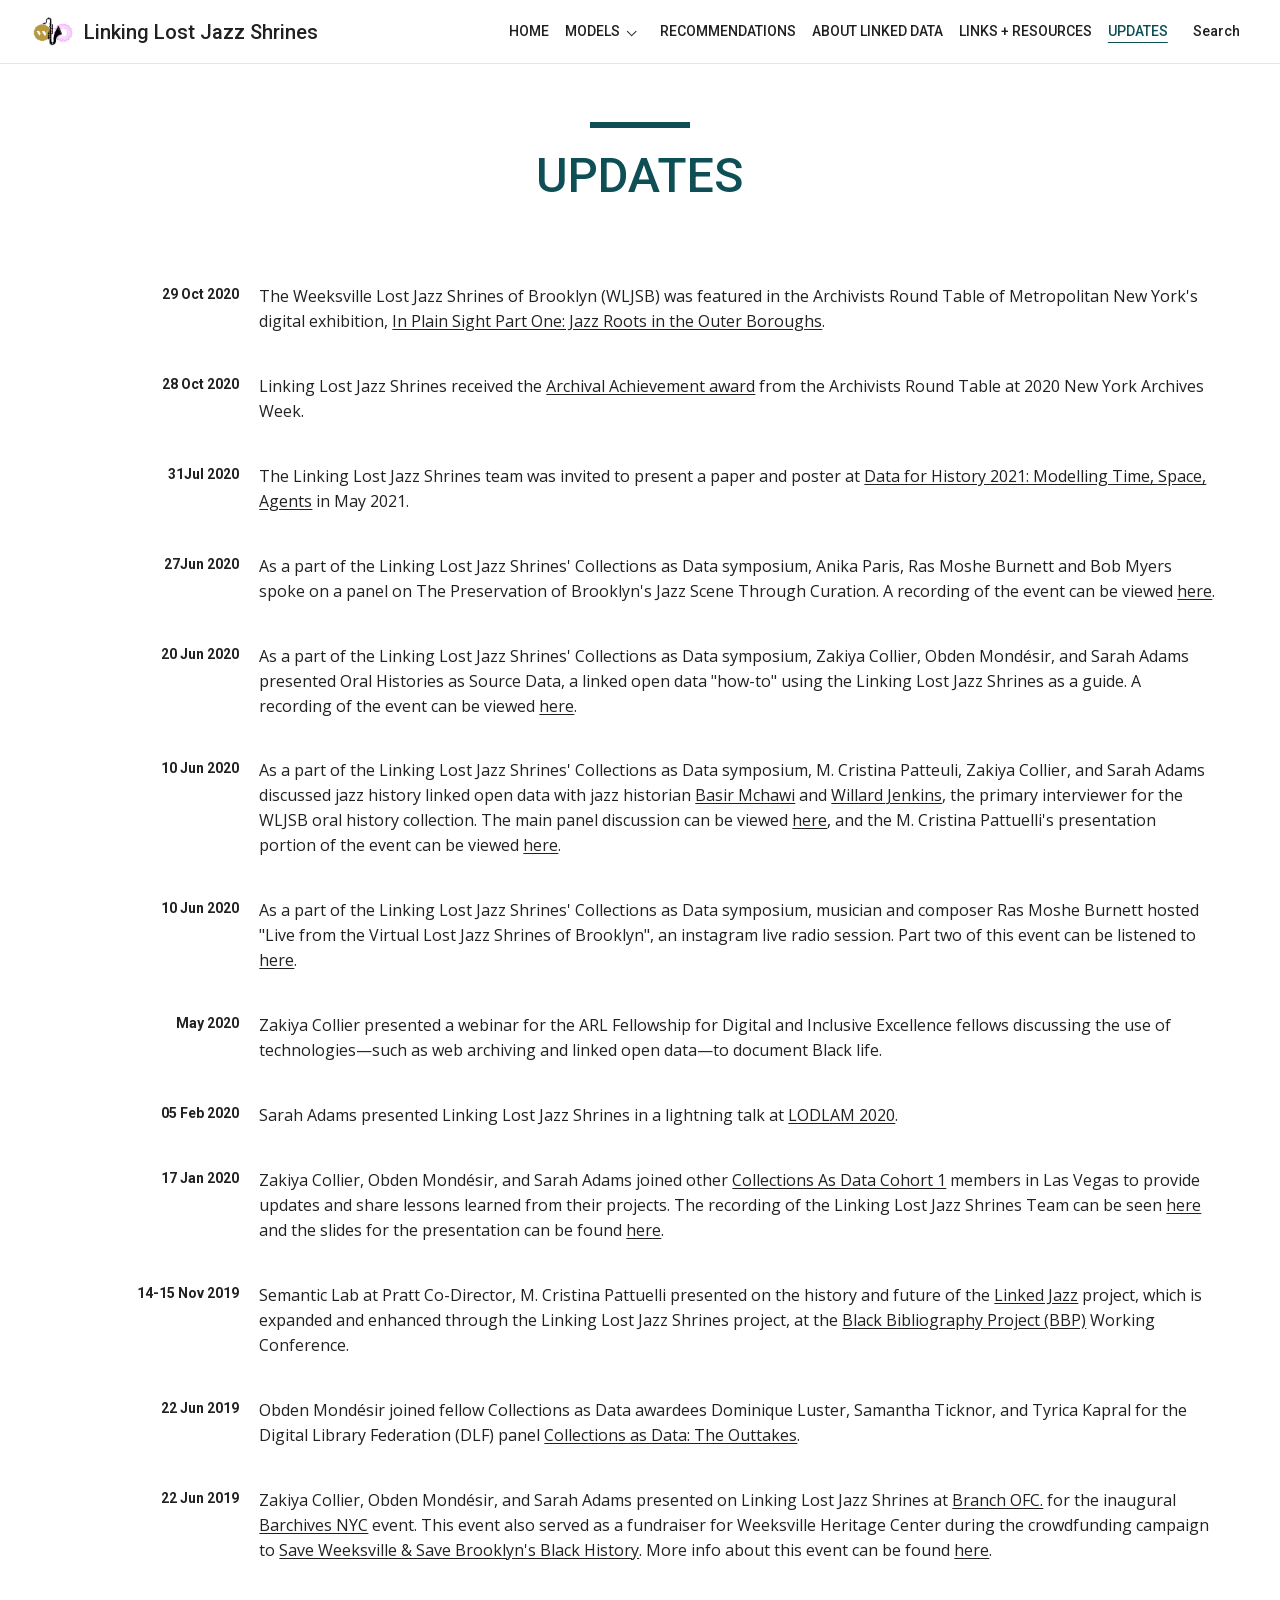
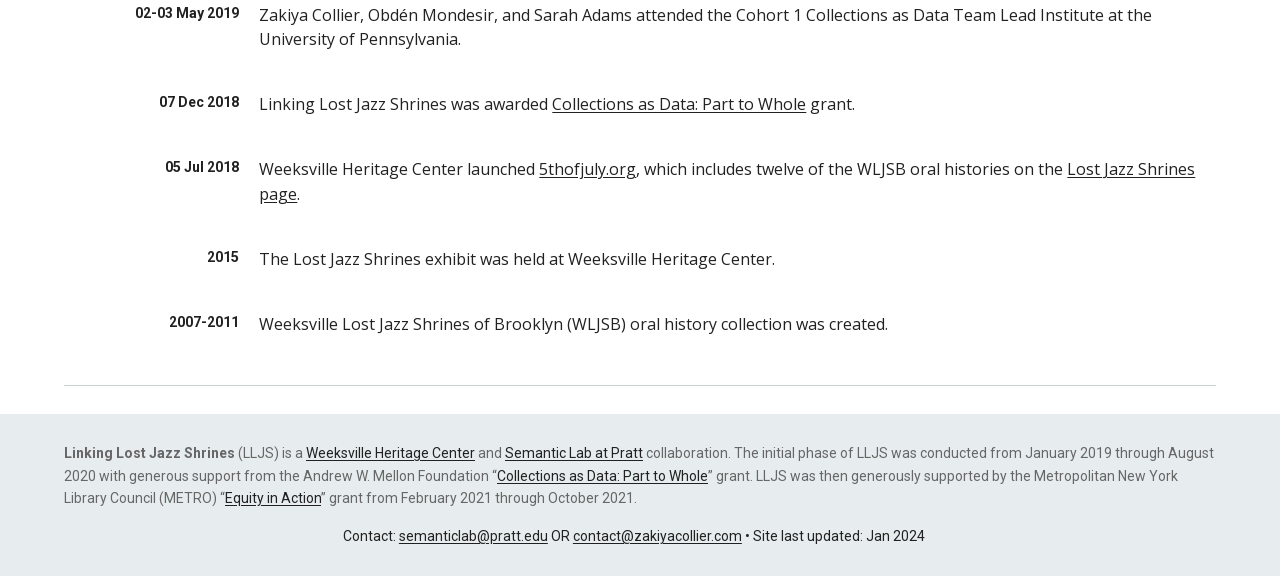
<file: updates/index.html>
<!doctype html>
<html lang="en">
<head>
<meta charset="utf-8">
<meta name="viewport" content="width=device-width, initial-scale=1">
<title>Linking Lost Jazz Shrines - UPDATES</title>
<meta name="description" content="29 Oct 2020">
<link rel="icon" href="../assets/images/site-logo.png">
<link rel="stylesheet" href="../assets/site.css">
<script defer src="../assets/search-index.js"></script><script defer src="../assets/site.js"></script>
</head>
<body data-root="../">
<a href="#main" class="skip">Skip to main content</a><header class="site-header"><a href="../index.html" class="brand"><img src="../assets/images/site-logo.png" alt="" width="40" height="40"><span>Linking Lost Jazz Shrines</span></a><button type="button" hidden="hidden" aria-controls="site-nav" aria-expanded="false" class="nav-toggle">Menu</button><nav id="site-nav" aria-label="Site" class="site-nav"><ul>
<li><a href="../index.html">HOME</a></li>
<li class="nav-group">
<a href="../models/index.html">MODELS</a><details><summary><span class="reader-only">Model pages</span></summary><ul>
<li><a href="../models/use-model/index.html">USE MODEL</a></li>
<li><a href="../models/implementation-model/index.html">IMPLEMENTATION MODEL</a></li>
<li><a href="../models/enhanced-linked-jazz-ontology/index.html">ENHANCED LINKED JAZZ ONTOLOGY</a></li>
</ul></details>
</li>
<li><a href="../recommendations/index.html">RECOMMENDATIONS</a></li>
<li><a href="../about-linked-data/index.html">ABOUT LINKED DATA</a></li>
<li><a href="../links-resources/index.html">LINKS + RESOURCES</a></li>
<li><a href="index.html" aria-current="page">UPDATES</a></li>
</ul></nav><button type="button" hidden="hidden" aria-haspopup="dialog" class="search-toggle">Search</button></header><main id="main" tabindex="-1"><section id="h.47998e380c8427ed_1" class="section title-section"><div class="row">
<div style="--cols:2" class="column spacer"></div>
<div style="--cols:8" class="column"><div class="block" id="h.47998e380c8427ed_4"><h1 id="h.fjc2p9ukickz" class="align-center">UPDATES</h1></div></div>
<div style="--cols:2" class="column spacer"></div>
</div></section><section id="h.47998e380c8427ed_102" class="section"><div class="row">
<div style="--cols:2" class="column"><div class="block" id="h.47998e380c8427ed_143"><small class="align-right"><strong>29 Oct 2020</strong></small></div></div>
<div style="--cols:10" class="column"><div class="block" id="h.47998e380c8427ed_110"><p>The Weeksville Lost Jazz Shrines of Brooklyn (WLJSB) was featured in the Archivists Round Table of Metropolitan New York's digital exhibition, <a target="_blank" href="https://medium.com/metropolitan-archivist" rel="noopener">In Plain Sight Part One: Jazz Roots in the Outer Boroughs</a>.</p></div></div>
</div></section><section id="h.4926b8870170d29c_0" class="section"><div class="row">
<div style="--cols:2" class="column"><div class="block" id="h.4926b8870170d29c_3"><small id="h.ez5h9rz0xd1p" class="align-right"><strong>28 Oct 2020</strong></small></div></div>
<div style="--cols:10" class="column"><div class="block" id="h.4926b8870170d29c_6"><p>Linking Lost Jazz Shrines received the <a target="_blank" href="https://www.nycarchivists.org/event-4004583" rel="noopener">Archival Achievement award</a> from the Archivists Round Table at 2020 New York Archives Week.</p></div></div>
</div></section><section id="h.47998e380c8427ed_237" class="section"><div class="row">
<div style="--cols:2" class="column"><div class="block" id="h.47998e380c8427ed_240"><small id="h.q9u31p1cu31v" class="align-right"><strong>31Jul 2020</strong></small></div></div>
<div style="--cols:10" class="column"><div class="block" id="h.47998e380c8427ed_243"><p>The Linking Lost Jazz Shrines team was invited to present a paper and poster at <a target="_blank" href="https://d4h2020.sciencesconf.org/" rel="noopener">Data for History 2021: Modelling Time, Space, Agents</a> in May 2021. </p></div></div>
</div></section><section id="h.4926b8870170d29c_7" class="section"><div class="row">
<div style="--cols:2" class="column"><div class="block" id="h.4926b8870170d29c_10"><small id="h.maxci59baexz" class="align-right"><strong>27Jun 2020</strong></small></div></div>
<div style="--cols:10" class="column"><div class="block" id="h.4926b8870170d29c_13"><p>As a part of the Linking Lost Jazz Shrines' Collections as Data symposium, Anika Paris, Ras Moshe Burnett and Bob Myers spoke on a panel on The Preservation of Brooklyn's Jazz Scene Through Curation. A recording of the event can be viewed <a target="_blank" href="https://www.youtube.com/watch?v=Yl4qGYoQV5E" rel="noopener">here</a>.</p></div></div>
</div></section><section id="h.47998e380c8427ed_216" class="section"><div class="row">
<div style="--cols:2" class="column"><div class="block" id="h.47998e380c8427ed_219"><small id="h.az332t73dgx9" class="align-right"><strong>20 Jun 2020</strong></small></div></div>
<div style="--cols:10" class="column"><div class="block" id="h.47998e380c8427ed_222"><p>As a part of the Linking Lost Jazz Shrines' Collections as Data symposium, Zakiya Collier, Obden Mondésir, and Sarah Adams presented Oral Histories as Source Data, a linked open data "how-to" using the Linking Lost Jazz Shrines as a guide. A recording of the event can be viewed <a target="_blank" href="https://www.youtube.com/watch?v=NMH8NVUUut8" rel="noopener">here</a>.</p></div></div>
</div></section><section id="h.47998e380c8427ed_209" class="section"><div class="row">
<div style="--cols:2" class="column"><div class="block" id="h.47998e380c8427ed_212"><small id="h.jd6a13fjeuuo" class="align-right"><strong>10 Jun 2020</strong></small></div></div>
<div style="--cols:10" class="column"><div class="block" id="h.47998e380c8427ed_215"><p>As a part of the Linking Lost Jazz Shrines' Collections as Data symposium, M. Cristina Patteuli, Zakiya Collier, and Sarah Adams discussed jazz history linked open data with jazz historian <a target="_blank" href="https://www.wbai.org/program.php?program=94" rel="noopener">Basir Mchawi</a> and <a target="_blank" href="https://dcjazzfest.org/willard-jenkins" rel="noopener">Willard Jenkins</a>, the primary interviewer for the WLJSB oral history collection. The main panel discussion can be viewed <a target="_blank" href="https://www.youtube.com/watch?v=dynyaDwJkoE&amp;t=1s" rel="noopener">here</a>, and the M. Cristina Pattuelli's presentation portion of the event can be viewed <a target="_blank" href="https://www.youtube.com/watch?v=w2QJK5Z9Zs4" rel="noopener">here</a>.</p></div></div>
</div></section><section id="h.47998e380c8427ed_244" class="section"><div class="row">
<div style="--cols:2" class="column"><div class="block" id="h.47998e380c8427ed_247"><small id="h.jreo2nfq3r7s" class="align-right"><strong>10 Jun 2020</strong></small></div></div>
<div style="--cols:10" class="column"><div class="block" id="h.47998e380c8427ed_250"><p>As a part of the Linking Lost Jazz Shrines' Collections as Data symposium, musician and composer Ras Moshe Burnett hosted "Live from the Virtual Lost Jazz Shrines of Brooklyn", an instagram live radio session. Part two of this event can be listened to <a target="_blank" href="https://www.youtube.com/watch?v=KhAUEFfHj4Q&amp;t=2071s" rel="noopener">here</a>.</p></div></div>
</div></section><section id="h.47998e380c8427ed_202" class="section"><div class="row">
<div style="--cols:2" class="column"><div class="block" id="h.47998e380c8427ed_205"><small id="h.os205d2d9323" class="align-right"><strong>May 2020</strong></small></div></div>
<div style="--cols:10" class="column"><div class="block" id="h.47998e380c8427ed_208"><p>Zakiya Collier presented a webinar for the ARL Fellowship for Digital and Inclusive Excellence fellows discussing the use of technologies—such as web archiving and linked open data—to document Black life.</p></div></div>
</div></section><section id="h.47998e380c8427ed_195" class="section"><div class="row">
<div style="--cols:2" class="column"><div class="block" id="h.47998e380c8427ed_198"><small id="h.gm4nnln4vqmy" class="align-right"><strong>05 Feb 2020</strong></small></div></div>
<div style="--cols:10" class="column"><div class="block" id="h.47998e380c8427ed_201"><p>Sarah Adams presented Linking Lost Jazz Shrines in a lightning talk at  <a target="_blank" href="https://lodlam.net/lodlam-2020/" rel="noopener">LODLAM 2020</a>.</p></div></div>
</div></section><section id="h.47998e380c8427ed_188" class="section"><div class="row">
<div style="--cols:2" class="column"><div class="block" id="h.47998e380c8427ed_191"><small id="h.ry8mpurq526e" class="align-right"><strong>17 Jan 2020</strong></small></div></div>
<div style="--cols:10" class="column"><div class="block" id="h.47998e380c8427ed_194"><p>Zakiya Collier, Obden Mondésir, and Sarah Adams joined other <a target="_blank" href="https://collectionsasdata.github.io/part2whole/cohort1/" rel="noopener">Collections As Data Cohort 1</a> members in Las Vegas to provide updates and share lessons learned from their projects. The recording of the Linking Lost Jazz Shrines Team can be seen <a target="_blank" href="https://www.youtube.com/watch?v=abpmH01IBH0&amp;feature=youtu.be&amp;t=5545" rel="noopener">here</a> and the slides for the presentation can be found <a target="_blank" href="https://t.co/rkNz66ktWp?amp=1" rel="noopener">here</a>.</p></div></div>
</div></section><section id="h.47998e380c8427ed_181" class="section"><div class="row">
<div style="--cols:2" class="column"><div class="block" id="h.47998e380c8427ed_184"><small id="h.puuhm9a4uf2x" class="align-right"><strong>14-15 Nov 2019 </strong></small></div></div>
<div style="--cols:10" class="column"><div class="block" id="h.47998e380c8427ed_187"><p>Semantic Lab at Pratt Co-Director, M. Cristina Pattuelli presented on the history and future of the <a target="_blank" href="https://linkedjazz.org/" rel="noopener">Linked Jazz</a> project, which is expanded and enhanced through the Linking Lost Jazz Shrines project, at the <a target="_blank" href="https://blackbibliog.org/" rel="noopener">Black Bibliography Project (BBP)</a> Working Conference.</p></div></div>
</div></section><section id="h.47998e380c8427ed_174" class="section"><div class="row">
<div style="--cols:2" class="column"><div class="block" id="h.47998e380c8427ed_177"><small id="h.8msee1h3zn1d" class="align-right"><strong>22 Jun 2019 </strong></small></div></div>
<div style="--cols:10" class="column"><div class="block" id="h.47998e380c8427ed_180"><p>Obden Mondésir joined fellow Collections as Data awardees Dominique Luster, Samantha Ticknor, and Tyrica Kapral for the Digital Library Federation (DLF) panel <a target="_blank" href="https://dlfforum2019.sched.com/event/S2US/m2e-collections-as-data-the-outtakes" rel="noopener">Collections as Data: The Outtakes</a>.</p></div></div>
</div></section><section id="h.47998e380c8427ed_167" class="section"><div class="row">
<div style="--cols:2" class="column"><div class="block" id="h.47998e380c8427ed_170"><small id="h.kxmsylpivytc" class="align-right"><strong>22 Jun 2019 </strong></small></div></div>
<div style="--cols:10" class="column"><div class="block" id="h.47998e380c8427ed_173"><p>Zakiya Collier, Obden Mondésir, and Sarah Adams presented on Linking Lost Jazz Shrines at <a target="_blank" href="http://branchofc.squarespace.com/" rel="noopener">Branch OFC.</a> for the inaugural <a target="_blank" href="https://barchivesnyc.wordpress.com/" rel="noopener">Barchives NYC</a> event. This event also served as a fundraiser for Weeksville Heritage Center during the crowdfunding campaign to <a target="_blank" href="https://charity.gofundme.com/o/en/campaign/save-weeksville2019" rel="noopener">Save Weeksville &amp; Save Brooklyn's Black History</a>. More info about this event can be found <a target="_blank" href="https://barchivesnyc.wordpress.com/2019/06/04/coming-soon/" rel="noopener">here</a>.</p></div></div>
</div></section><section id="h.47998e380c8427ed_129" class="section"><div class="row">
<div style="--cols:2" class="column"><div class="block" id="h.47998e380c8427ed_127"><small class="align-right"><strong>02-03 May 2019</strong></small></div></div>
<div style="--cols:10" class="column"><div class="block" id="h.47998e380c8427ed_132"><p>Zakiya Collier, Obdén Mondesir, and Sarah Adams attended the Cohort 1 Collections as Data<em> </em>Team Lead Institute at the University of Pennsylvania.</p></div></div>
</div></section><section id="h.47998e380c8427ed_144" class="section"><div class="row">
<div style="--cols:2" class="column"><div class="block" id="h.47998e380c8427ed_147"><small class="align-right"><strong>07 Dec 2018</strong></small></div></div>
<div style="--cols:10" class="column"><div class="block" id="h.47998e380c8427ed_149"><p>Linking Lost Jazz Shrines was awarded <a target="_blank" href="https://collectionsasdata.github.io/part2whole/cohortone/" rel="noopener">Collections as Data: Part to Whole</a> grant.</p></div></div>
</div></section><section id="h.47998e380c8427ed_152" class="section"><div class="row">
<div style="--cols:2" class="column"><div class="block" id="h.47998e380c8427ed_164"><small class="align-right"><strong>05 Jul 2018</strong></small></div></div>
<div style="--cols:10" class="column"><div class="block" id="h.47998e380c8427ed_159"><p>Weeksville Heritage Center launched <a target="_blank" href="http://5thofjuly.org/" rel="noopener">5thofjuly.org</a>, which includes twelve of the WLJSB oral histories on the <a target="_blank" href="http://5thofjuly.org/oralhistory/lostjazzshrines" rel="noopener">Lost Jazz Shrines page</a>.</p></div></div>
</div></section><section id="h.47998e380c8427ed_223" class="section"><div class="row">
<div style="--cols:2" class="column"><div class="block" id="h.47998e380c8427ed_226"><small id="h.kwx9if4z5rl2" class="align-right"><strong>2015</strong></small></div></div>
<div style="--cols:10" class="column"><div class="block" id="h.47998e380c8427ed_229"><p>The Lost Jazz Shrines exhibit was held at Weeksville Heritage Center.</p></div></div>
</div></section><section id="h.47998e380c8427ed_230" class="section"><div class="row">
<div style="--cols:2" class="column"><div class="block" id="h.47998e380c8427ed_233"><small id="h.6kptcnm3sjhp" class="align-right"><strong>2007-2011</strong></small></div></div>
<div style="--cols:10" class="column"><div class="block" id="h.47998e380c8427ed_236"><p>Weeksville Lost Jazz Shrines of Brooklyn (WLJSB) oral history collection was created.</p></div></div>
</div></section><section id="h.47998e380c8427ed_120" class="section"><div class="row"><div style="--cols:12" class="column"><div class="block" id="h.47998e380c8427ed_123"><hr></div></div></div></section></main><footer id="h.581f9d58d93daf24_0" class="site-footer"><div class="row"><div style="--cols:12" class="column">
<div class="block" id="h.581f9d58d93daf24_3">
<span id="h.2sdz7oyoq9w7" class="anchor"></span><h3 id="h.2sdz7oyoq9w7_l">
<strong class="muted secondary">Linking Lost Jazz Shrines</strong><span class="muted secondary"> (LLJS) is a </span><a target="_blank" href="https://weeksvillesociety.org/" rel="noopener"><span class="secondary">Weeksville Heritage Center</span></a><span class="muted secondary"> and </span><a target="_blank" href="http://semlab.io/" rel="noopener"><span class="secondary">Semantic Lab at Pratt</span></a><span class="muted secondary"> collaboration. The initial phase of LLJS was conducted from January 2019 through August 2020 with generous support from the Andrew W. Mellon Foundation “</span><a target="_blank" href="https://collectionsasdata.github.io/part2whole/cohortone/" rel="noopener"><span class="secondary">Collections as Data: Part to Whole</span></a><span class="muted secondary">” grant. LLJS was then generously supported by the Metropolitan New York Library Council (METRO) “</span><a target="_blank" href="https://metro.org/announcing-metros-equity-in-action-2020-2021-grant-recipients/" rel="noopener"><span class="secondary">Equity in Action</span></a><span class="muted secondary">” grant from February 2021 through October 2021.</span><a href="#h.2sdz7oyoq9w7" aria-label="Link to Linking Lost Jazz Shrines (LLJS) is a Weeksville Heritage Center and Semantic Lab at Pratt collaboration. The initial phase of LLJS was conducted from January 2019 through August 2020 with generous support from the Andrew W. Mellon Foundation “Collections as Data: Part to Whole” grant. LLJS was then generously supported by the Metropolitan New York Library Council (METRO) “Equity in Action” grant from February 2021 through October 2021." class="heading-link"></a>
</h3>
</div>
<div class="block" id="h.5ad0802610d4f13e_7">
<span id="h.bf03ldhf4ftf" class="anchor"></span><h3 id="h.bf03ldhf4ftf_l" class="align-center">
<span class="secondary">Contact: </span><a target="_blank" href="mailto:semanticlab@pratt.edu" rel="noopener"><span class="secondary">semanticlab@pratt.edu</span></a><span class="secondary"> OR </span><a target="_blank" href="mailto:contact@zakiyacollier.com" rel="noopener"><span class="secondary">contact@zakiyacollier.com</span></a><span class="secondary"> • Site last updated: Jan 2024</span><a href="#h.bf03ldhf4ftf" aria-label="Link to Contact: semanticlab@pratt.edu OR contact@zakiyacollier.com • Site last updated: Jan 2024" class="heading-link"></a>
</h3>
</div>
</div></div></footer><dialog id="site-search" aria-labelledby="search-title" class="search-box"><header><h2 id="search-title">Search this site</h2>
<button type="button" aria-label="Close search">Close</button></header><input type="search" aria-label="Search pages and sections" placeholder="Search pages and sections"><p id="search-status" role="status"></p>
<ul id="search-results"></ul></dialog>
</body>
</html>
</file>
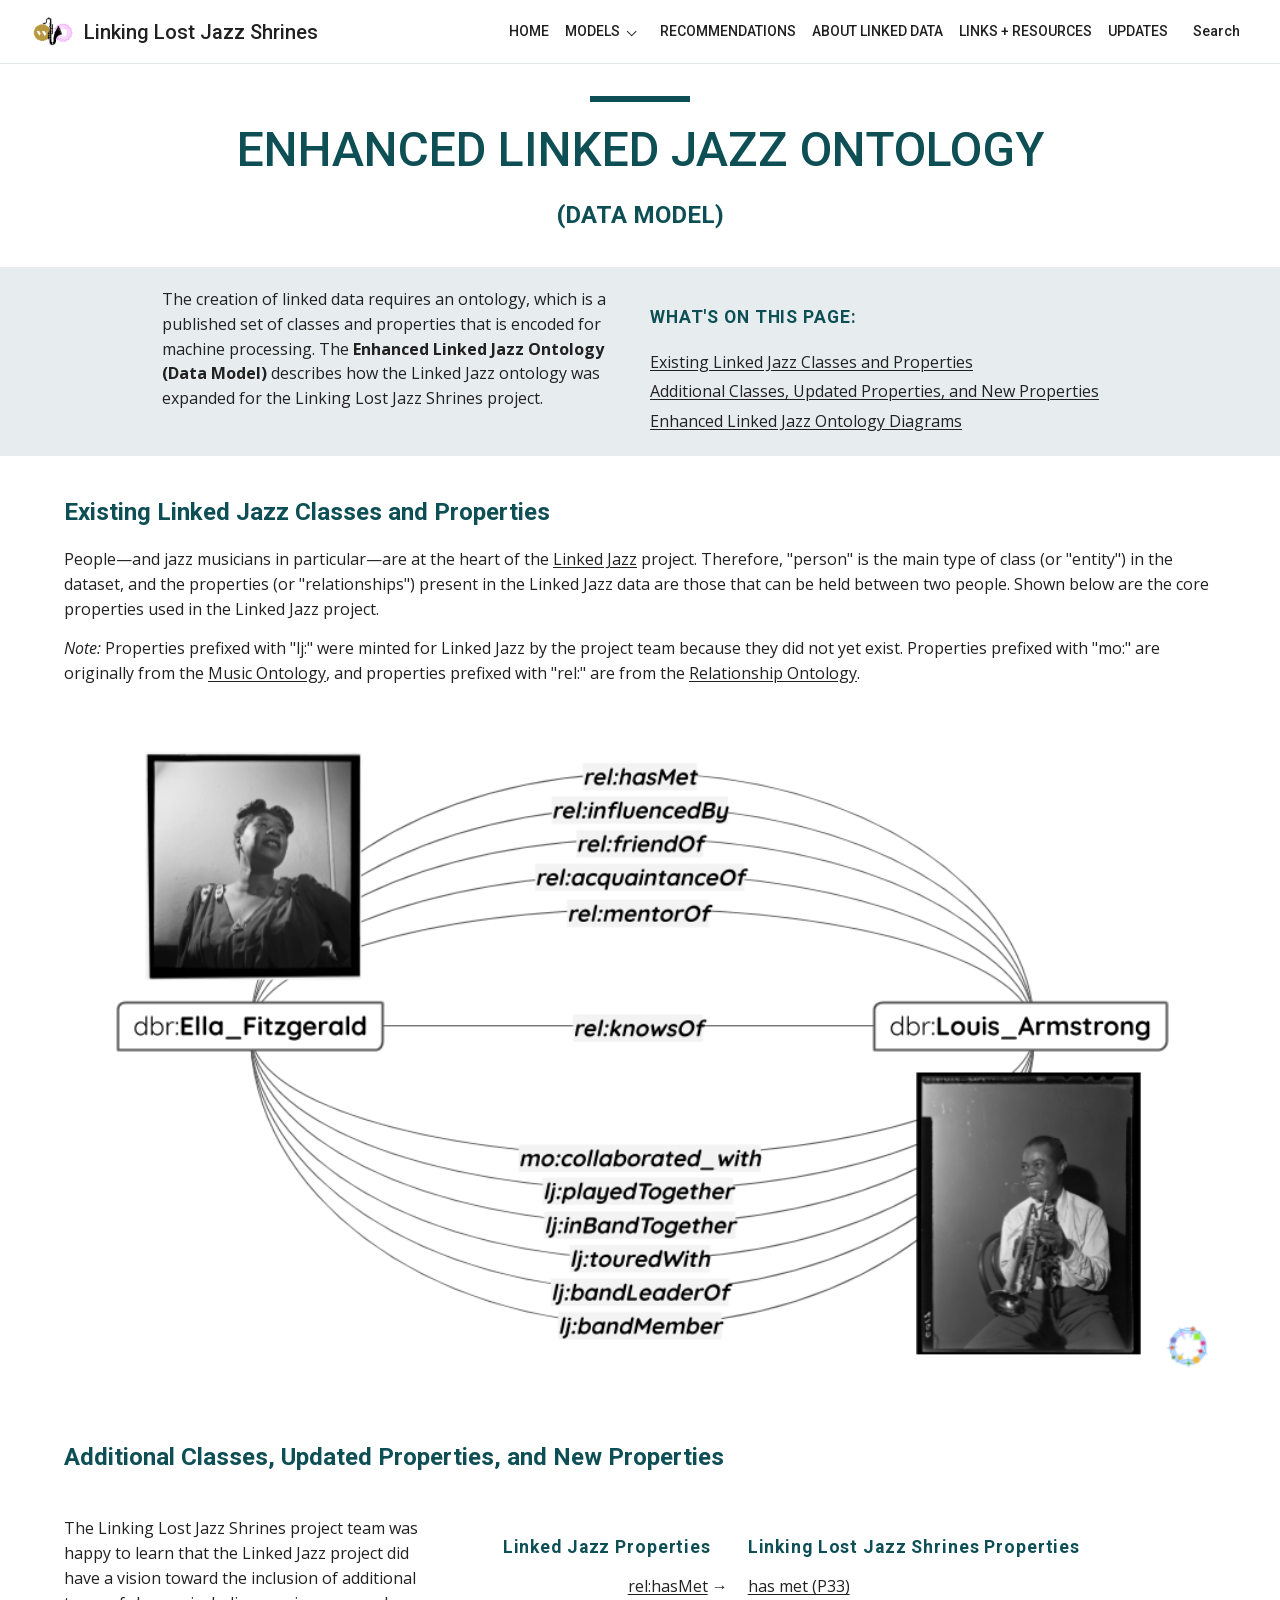
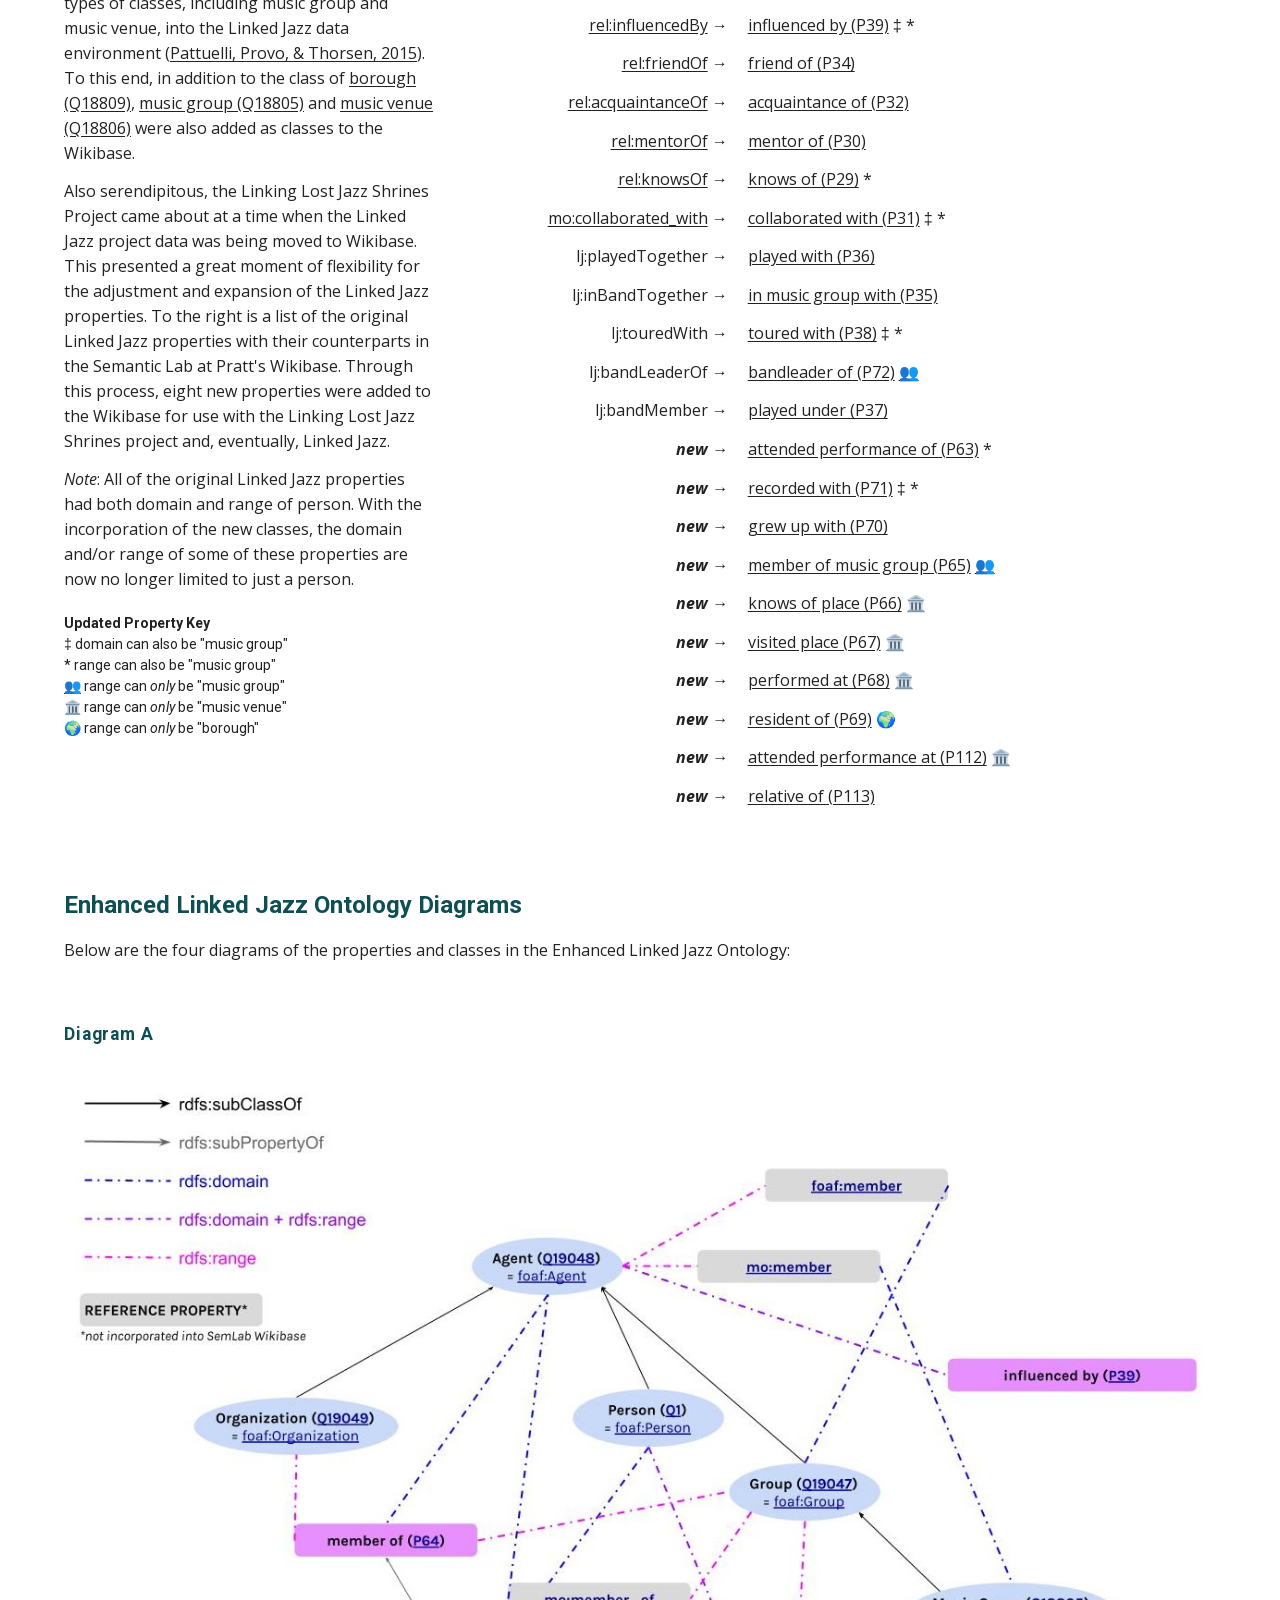
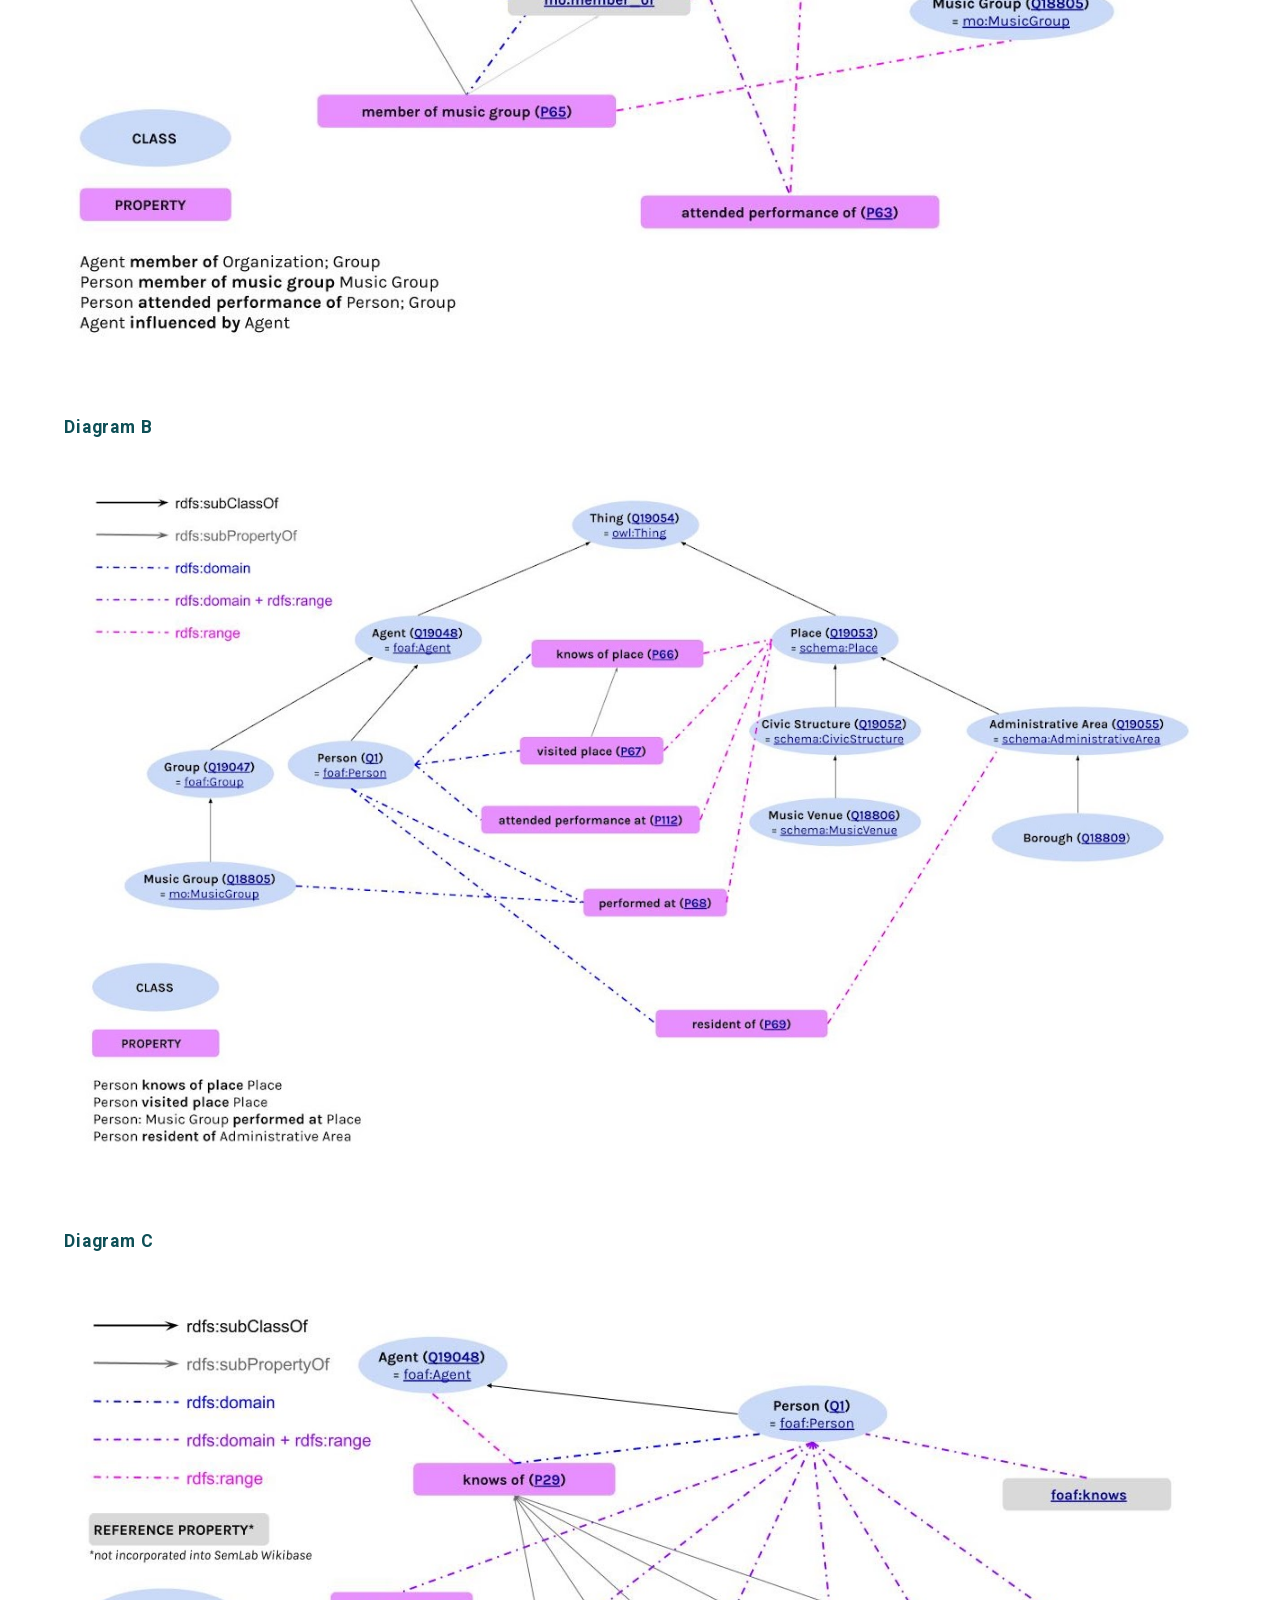
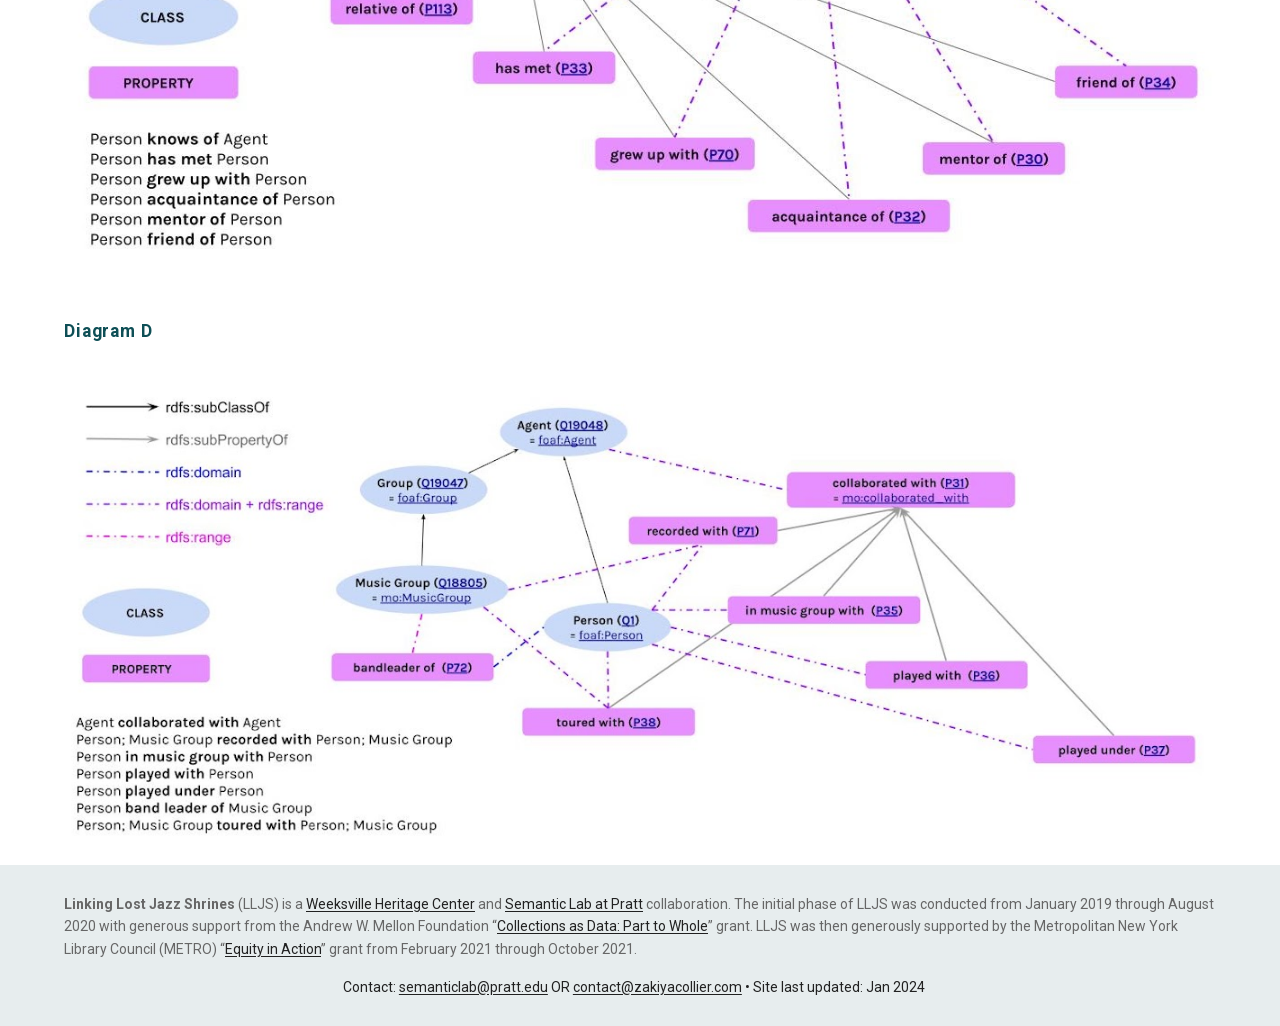
<file: models/enhanced-linked-jazz-ontology/index.html>
<!doctype html>
<html lang="en">
<head>
<meta charset="utf-8">
<meta name="viewport" content="width=device-width, initial-scale=1">
<title>Linking Lost Jazz Shrines - ENHANCED LINKED JAZZ ONTOLOGY</title>
<meta name="description" content="The creation of linked data requires an ontology, which is a published set of classes and properties that is encoded for machine processing. The Enhanced Linked Jazz Ontology (Data Model) describes how the Linked Jazz ontology was expanded for the Linking Lost Jazz Shrines project.">
<link rel="icon" href="../../assets/images/site-logo.png">
<link rel="stylesheet" href="../../assets/site.css">
<script defer src="../../assets/search-index.js"></script><script defer src="../../assets/site.js"></script>
</head>
<body data-root="../../">
<a href="#main" class="skip">Skip to main content</a><header class="site-header"><a href="../../index.html" class="brand"><img src="../../assets/images/site-logo.png" alt="" width="40" height="40"><span>Linking Lost Jazz Shrines</span></a><button type="button" hidden="hidden" aria-controls="site-nav" aria-expanded="false" class="nav-toggle">Menu</button><nav id="site-nav" aria-label="Site" class="site-nav"><ul>
<li><a href="../../index.html">HOME</a></li>
<li class="nav-group">
<a href="../index.html">MODELS</a><details><summary><span class="reader-only">Model pages</span></summary><ul>
<li><a href="../use-model/index.html">USE MODEL</a></li>
<li><a href="../implementation-model/index.html">IMPLEMENTATION MODEL</a></li>
<li><a href="index.html" aria-current="page">ENHANCED LINKED JAZZ ONTOLOGY</a></li>
</ul></details>
</li>
<li><a href="../../recommendations/index.html">RECOMMENDATIONS</a></li>
<li><a href="../../about-linked-data/index.html">ABOUT LINKED DATA</a></li>
<li><a href="../../links-resources/index.html">LINKS + RESOURCES</a></li>
<li><a href="../../updates/index.html">UPDATES</a></li>
</ul></nav><button type="button" hidden="hidden" aria-haspopup="dialog" class="search-toggle">Search</button></header><main id="main" tabindex="-1"><section id="h.59bd86c48bb8f0a4_104" class="section title-section"><div class="row"><div style="--cols:12" class="column"><div class="block" id="h.59bd86c48bb8f0a4_107">
<h1 id="h.s4hrhftwwe4g" class="align-center">ENHANCED LINKED JAZZ ONTOLOGY </h1>
<h2 id="h.hvljrlo5rg9l" class="align-center">(DATA MODEL)</h2>
</div></div></div></section><section id="h.581f9d58d93daf24_184" class="section tinted"><div class="row">
<div style="--cols:1" class="column spacer"></div>
<div style="--cols:5" class="column"><div class="block" id="h.581f9d58d93daf24_187"><p>The creation of linked data requires an ontology, which is a published set of classes and properties that is encoded for machine processing. The <strong>Enhanced Linked Jazz Ontology (Data Model)</strong> describes how the Linked Jazz ontology was expanded for the Linking Lost Jazz Shrines project.</p></div></div>
<div style="--cols:6" class="column">
<div class="block" id="h.e5bde7a019da5ad_21">
<span id="h.tyzuqaadl80t" class="anchor"></span><h3 id="h.tyzuqaadl80t_l">WHAT'S ON THIS PAGE:<a href="#h.tyzuqaadl80t" aria-label="Link to WHAT'S ON THIS PAGE:" class="heading-link"></a>
</h3>
</div>
<div class="block contents" id="h.79b19a19bd086929_70">
<a href="#h.2ig1a58mxiau">Existing Linked Jazz Classes and Properties</a><a href="#h.p_w43S2XimfIc8">Additional Classes, Updated Properties, and New Properties</a><a href="#h.ow9r2ro4uzo">Enhanced Linked Jazz Ontology Diagrams</a>
</div>
</div>
</div></section><section id="h.79b19a19bd086929_64" class="section"><div class="row"><div style="--cols:12" class="column">
<div class="block" id="h.79b19a19bd086929_67">
<span id="h.2ig1a58mxiau" class="anchor"></span><h2 id="h.2ig1a58mxiau_l">Existing Linked Jazz Classes and Properties <a href="#h.2ig1a58mxiau" aria-label="Link to Existing Linked Jazz Classes and Properties" class="heading-link"></a>
</h2>
</div>
<div class="block" id="h.79b19a19bd086929_69">
<p>People—and jazz musicians in particular—are at the heart of the <a target="_blank" href="https://linkedjazz.org/" rel="noopener">Linked Jazz</a> project. Therefore, "person" is the main type of class (or "entity") in the dataset, and the properties (or "relationships") present in the Linked Jazz data are those that can be held between two people. Shown below are the core properties used in the Linked Jazz project. </p>
<p><em>Note: </em>Properties prefixed with "lj:" were minted for Linked Jazz by the project team because they did not yet exist. Properties prefixed with "mo:" are originally from the <a target="_blank" href="http://purl.org/ontology/mo/" rel="noopener">Music Ontology</a>, and properties prefixed with "rel:" are from the <a target="_blank" href="http://purl.org/vocab/relationship/" rel="noopener">Relationship Ontology</a>. </p>
</div>
</div></div></section><section id="h.581f9d58d93daf24_190" class="section"><div class="row"><div style="--cols:12" class="column"><div class="block" id="h.581f9d58d93daf24_193"><img src="../../assets/images/linked-jazz-ontology.png" alt="Linked jazz ontology" width="949" height="540" loading="lazy"></div></div></div></section><section id="h.581f9d58d93daf24_194" class="section"><div class="row"><div style="--cols:12" class="column"><div class="block" id="h.581f9d58d93daf24_197">
<span id="h.p_w43S2XimfIc8" class="anchor"></span><h2 id="h.p_w43S2XimfIc8_l">Additional Classes, Updated Properties, and New Properties<a href="#h.p_w43S2XimfIc8" aria-label="Link to Additional Classes, Updated Properties, and New Properties" class="heading-link"></a>
</h2>
</div></div></div></section><section id="h.581f9d58d93daf24_198" class="section"><div class="row">
<div style="--cols:4" class="column"><div class="block" id="h.581f9d58d93daf24_201">
<p>The Linking Lost Jazz Shrines project team was happy to learn that the Linked Jazz project did have a vision toward the inclusion of additional types of classes, including music group and music venue, into the Linked Jazz data environment (<a target="_blank" href="https://doi.org/10.1080/19386389.2015.1099979" rel="noopener">Pattuelli, Provo, &amp; Thorsen, 2015</a>). To this end, in addition to the class of <a target="_blank" href="https://base.semlab.io/entity/Q18809" rel="noopener">borough (Q18809)</a>, <a target="_blank" href="https://base.semlab.io/entity/Q18805" rel="noopener">music group (Q18805)</a> and <a target="_blank" href="https://base.semlab.io/entity/Q18806" rel="noopener">music venue (Q18806)</a> were also added as classes to the Wikibase. </p>
<p>Also serendipitous, the Linking Lost Jazz Shrines Project came about at a time when the Linked Jazz project data was being moved to Wikibase. This presented a great moment of flexibility for the adjustment and expansion of the Linked Jazz properties. To the right is a list of the original Linked Jazz properties with their counterparts in the Semantic Lab at Pratt's Wikibase. Through this process, eight new properties were added to the Wikibase for use with the Linking Lost Jazz Shrines project and, eventually, Linked Jazz. </p>
<p><em>Note</em>: All of the original Linked Jazz properties had both domain and range of person. With the incorporation of the new classes, the domain and/or range of some of these properties are now no longer limited to just a person.  </p>
<small><br></small><small><strong>Updated Property Key</strong></small><small>‡ domain can also be "music group"</small><small>* range can also be "music group"</small><small><a target="_blank" href="https://emojipedia.org/busts-in-silhouette/" rel="noopener">👥</a> range can <em>only</em>  be "music group"</small><small>🏛️ range can <em>only</em> be "music venue"</small><small>🌍 range can <em>only</em> be "borough"</small>
</div></div>
<div style="--cols:3" class="column"><div class="block" id="h.581f9d58d93daf24_207">
<span id="h.p_UyHrYzef-obD" class="anchor"></span><h3 id="h.p_UyHrYzef-obD_l" class="align-right">Linked Jazz Properties<a href="#h.p_UyHrYzef-obD" aria-label="Link to Linked Jazz Properties" class="heading-link"></a>
</h3>
<p class="align-right"><a target="_blank" href="https://vocab.org/relationship/#hasMet" rel="noopener">rel:hasMet</a>  → </p>
<p class="align-right"><a target="_blank" href="https://vocab.org/relationship/#influencedBy" rel="noopener">rel:influencedBy</a> →</p>
<p class="align-right"><a target="_blank" href="https://vocab.org/relationship/#friendOf" rel="noopener">rel:friendOf</a> →</p>
<p class="align-right"><a target="_blank" href="https://vocab.org/relationship/#acquaintanceOf" rel="noopener">rel:acquaintanceOf</a> →</p>
<p class="align-right"><a target="_blank" href="https://vocab.org/relationship/#mentorOf" rel="noopener">rel:mentorOf</a> →</p>
<p class="align-right"><a target="_blank" href="https://vocab.org/relationship/#knowsOf" rel="noopener">rel:knowsOf</a> →</p>
<p class="align-right"><a target="_blank" href="http://purl.org/ontology/mo/collaborated_with" rel="noopener">mo:collaborated_with</a> →</p>
<p class="align-right">lj:playedTogether →</p>
<p class="align-right">lj:inBandTogether →</p>
<p class="align-right">lj:touredWith →</p>
<p class="align-right">lj:bandLeaderOf →</p>
<p class="align-right">lj:bandMember →</p>
<p class="align-right"><em><strong>new </strong></em><em>→</em></p>
<p class="align-right"><em><strong>new </strong></em><em>→</em></p>
<p class="align-right"><em><strong>new </strong></em><em>→</em></p>
<p class="align-right"><em><strong>new </strong></em><em>→</em></p>
<p class="align-right"><em><strong>new </strong></em><em>→</em></p>
<p class="align-right"><em><strong>new </strong></em><em>→</em></p>
<p class="align-right"><em><strong>new </strong></em><em>→</em></p>
<p class="align-right"><em><strong>new </strong></em><em>→</em></p>
<p class="align-right"><em><strong>new </strong></em><em>→</em></p>
<p class="align-right"><em><strong>new </strong></em><em>→</em></p>
</div></div>
<div style="--cols:5" class="column"><div class="block" id="h.581f9d58d93daf24_204">
<span id="h.p_XdGfMqZ2-obd" class="anchor"></span><h3 id="h.p_XdGfMqZ2-obd_l">Linking Lost Jazz Shrines Properties<a href="#h.p_XdGfMqZ2-obd" aria-label="Link to Linking Lost Jazz Shrines Properties" class="heading-link"></a>
</h3>
<p><a target="_blank" href="https://base.semlab.io/entity/P33" rel="noopener">has met (P33)</a> </p>
<p><a target="_blank" href="https://base.semlab.io/entity/P39" rel="noopener">influenced by (P39)</a> ‡ *</p>
<p><a target="_blank" href="https://base.semlab.io/entity/P34" rel="noopener">friend of (P34)</a> </p>
<p><a target="_blank" href="https://base.semlab.io/entity/P32" rel="noopener">acquaintance of (P32)</a> </p>
<p><a target="_blank" href="https://base.semlab.io/entity/P30" rel="noopener">mentor of (P30)</a> </p>
<p><a target="_blank" href="https://base.semlab.io/entity/P29" rel="noopener">knows of (P29)</a> *</p>
<p><a target="_blank" href="https://base.semlab.io/entity/P31" rel="noopener">collaborated with (P31)</a> ‡ *</p>
<p><a target="_blank" href="https://base.semlab.io/entity/P36" rel="noopener">played with (P36)</a> </p>
<p><a target="_blank" href="https://base.semlab.io/entity/P35" rel="noopener">in music group with (P35)</a> </p>
<p><a target="_blank" href="https://base.semlab.io/entity/P38" rel="noopener">toured with (P38)</a> ‡ *</p>
<p><a target="_blank" href="http://base.semlab.io/entity/P72" rel="noopener">bandleader of (P72)</a> <a target="_blank" href="https://emojipedia.org/busts-in-silhouette/" rel="noopener">👥</a></p>
<p><a target="_blank" href="https://base.semlab.io/entity/P37" rel="noopener">played under (P37)</a></p>
<p><a target="_blank" href="http://base.semlab.io/entity/P63" rel="noopener">attended performance of (P63)</a> *</p>
<p><a target="_blank" href="http://base.semlab.io/entity/P71" rel="noopener">recorded with (P71)</a> ‡ *</p>
<p><a target="_blank" href="http://base.semlab.io/entity/P70" rel="noopener">grew up with (P70)</a> </p>
<p><a target="_blank" href="http://base.semlab.io/entity/P65" rel="noopener">member of music group (P65)</a> <a target="_blank" href="https://emojipedia.org/busts-in-silhouette/" rel="noopener">👥</a></p>
<p><a target="_blank" href="http://base.semlab.io/entity/P66" rel="noopener">knows of place (P66)</a> 🏛️</p>
<p><a target="_blank" href="http://base.semlab.io/entity/P67" rel="noopener">visited place (P67)</a> 🏛️</p>
<p><a target="_blank" href="http://base.semlab.io/entity/P68" rel="noopener">performed at (P68)</a> 🏛️</p>
<p><a target="_blank" href="http://base.semlab.io/entity/P69" rel="noopener">resident of (P69)</a> 🌍</p>
<p><a target="_blank" href="http://base.semlab.io/entity/P112" rel="noopener">attended performance at (P112)</a> 🏛️</p>
<p><a target="_blank" href="http://base.semlab.io/entity/P113" rel="noopener">relative of (P113)</a></p>
<small><br></small>
</div></div>
</div></section><section id="h.59bd86c48bb8f0a4_158" class="section"><div class="row"><div style="--cols:12" class="column"><div class="block" id="h.59bd86c48bb8f0a4_161">
<span id="h.ow9r2ro4uzo" class="anchor"></span><h2 id="h.ow9r2ro4uzo_l">Enhanced Linked Jazz Ontology Diagrams<a href="#h.ow9r2ro4uzo" aria-label="Link to Enhanced Linked Jazz Ontology Diagrams" class="heading-link"></a>
</h2>
<p>Below are the four diagrams of the properties and classes in the Enhanced Linked Jazz Ontology:</p>
</div></div></div></section><section id="h.59bd86c48bb8f0a4_189" class="section"><div class="row"><div style="--cols:12" class="column">
<div class="block" id="h.59bd86c48bb8f0a4_192">
<span id="h.uy1pqfbuu26" class="anchor"></span><h3 id="h.uy1pqfbuu26_l">Diagram A<a href="#h.uy1pqfbuu26" aria-label="Link to Diagram A" class="heading-link"></a>
</h3>
</div>
<div class="block" id="h.59bd86c48bb8f0a4_202"><img src="../../assets/images/ontology-diagram-a.jpg" alt="Diagram A" width="1246" height="965" loading="lazy"></div>
</div></div></section><section id="h.59bd86c48bb8f0a4_185" class="section"><div class="row"><div style="--cols:12" class="column">
<div class="block" id="h.59bd86c48bb8f0a4_188">
<span id="h.t9fovstksji6" class="anchor"></span><h3 id="h.t9fovstksji6_l">Diagram B<a href="#h.t9fovstksji6" aria-label="Link to Diagram B" class="heading-link"></a>
</h3>
</div>
<div class="block" id="h.59bd86c48bb8f0a4_207"><img src="../../assets/images/ontology-diagram-b.jpg" alt="Diagram B" width="1280" height="793" loading="lazy"></div>
</div></div></section><section id="h.59bd86c48bb8f0a4_200" class="section"><div class="row"><div style="--cols:12" class="column">
<div class="block" id="h.59bd86c48bb8f0a4_184">
<span id="h.s61z21vk9e9a" class="anchor"></span><h3 id="h.s61z21vk9e9a_l">Diagram C<a href="#h.s61z21vk9e9a" aria-label="Link to Diagram C" class="heading-link"></a>
</h3>
</div>
<div class="block" id="h.59bd86c48bb8f0a4_197"><img src="../../assets/images/ontology-diagram-c.jpg" alt="Diagram C" width="1261" height="644" loading="lazy"></div>
</div></div></section><section id="h.59bd86c48bb8f0a4_193" class="section"><div class="row"><div style="--cols:12" class="column">
<div class="block" id="h.59bd86c48bb8f0a4_196">
<span id="h.caocnfgmoec2" class="anchor"></span><h3 id="h.caocnfgmoec2_l">Diagram D<a href="#h.caocnfgmoec2" aria-label="Link to Diagram D" class="heading-link"></a>
</h3>
</div>
<div class="block" id="h.59bd86c48bb8f0a4_212"><img src="../../assets/images/ontology-diagram-d.jpg" alt="Diagram D" width="1280" height="538" loading="lazy"></div>
</div></div></section></main><footer id="h.581f9d58d93daf24_0" class="site-footer"><div class="row"><div style="--cols:12" class="column">
<div class="block" id="h.581f9d58d93daf24_3">
<span id="h.2sdz7oyoq9w7" class="anchor"></span><h3 id="h.2sdz7oyoq9w7_l">
<strong class="muted secondary">Linking Lost Jazz Shrines</strong><span class="muted secondary"> (LLJS) is a </span><a target="_blank" href="https://weeksvillesociety.org/" rel="noopener"><span class="secondary">Weeksville Heritage Center</span></a><span class="muted secondary"> and </span><a target="_blank" href="http://semlab.io/" rel="noopener"><span class="secondary">Semantic Lab at Pratt</span></a><span class="muted secondary"> collaboration. The initial phase of LLJS was conducted from January 2019 through August 2020 with generous support from the Andrew W. Mellon Foundation “</span><a target="_blank" href="https://collectionsasdata.github.io/part2whole/cohortone/" rel="noopener"><span class="secondary">Collections as Data: Part to Whole</span></a><span class="muted secondary">” grant. LLJS was then generously supported by the Metropolitan New York Library Council (METRO) “</span><a target="_blank" href="https://metro.org/announcing-metros-equity-in-action-2020-2021-grant-recipients/" rel="noopener"><span class="secondary">Equity in Action</span></a><span class="muted secondary">” grant from February 2021 through October 2021.</span><a href="#h.2sdz7oyoq9w7" aria-label="Link to Linking Lost Jazz Shrines (LLJS) is a Weeksville Heritage Center and Semantic Lab at Pratt collaboration. The initial phase of LLJS was conducted from January 2019 through August 2020 with generous support from the Andrew W. Mellon Foundation “Collections as Data: Part to Whole” grant. LLJS was then generously supported by the Metropolitan New York Library Council (METRO) “Equity in Action” grant from February 2021 through October 2021." class="heading-link"></a>
</h3>
</div>
<div class="block" id="h.5ad0802610d4f13e_7">
<span id="h.bf03ldhf4ftf" class="anchor"></span><h3 id="h.bf03ldhf4ftf_l" class="align-center">
<span class="secondary">Contact: </span><a target="_blank" href="mailto:semanticlab@pratt.edu" rel="noopener"><span class="secondary">semanticlab@pratt.edu</span></a><span class="secondary"> OR </span><a target="_blank" href="mailto:contact@zakiyacollier.com" rel="noopener"><span class="secondary">contact@zakiyacollier.com</span></a><span class="secondary"> • Site last updated: Jan 2024</span><a href="#h.bf03ldhf4ftf" aria-label="Link to Contact: semanticlab@pratt.edu OR contact@zakiyacollier.com • Site last updated: Jan 2024" class="heading-link"></a>
</h3>
</div>
</div></div></footer><dialog id="site-search" aria-labelledby="search-title" class="search-box"><header><h2 id="search-title">Search this site</h2>
<button type="button" aria-label="Close search">Close</button></header><input type="search" aria-label="Search pages and sections" placeholder="Search pages and sections"><p id="search-status" role="status"></p>
<ul id="search-results"></ul></dialog>
</body>
</html>
</file>
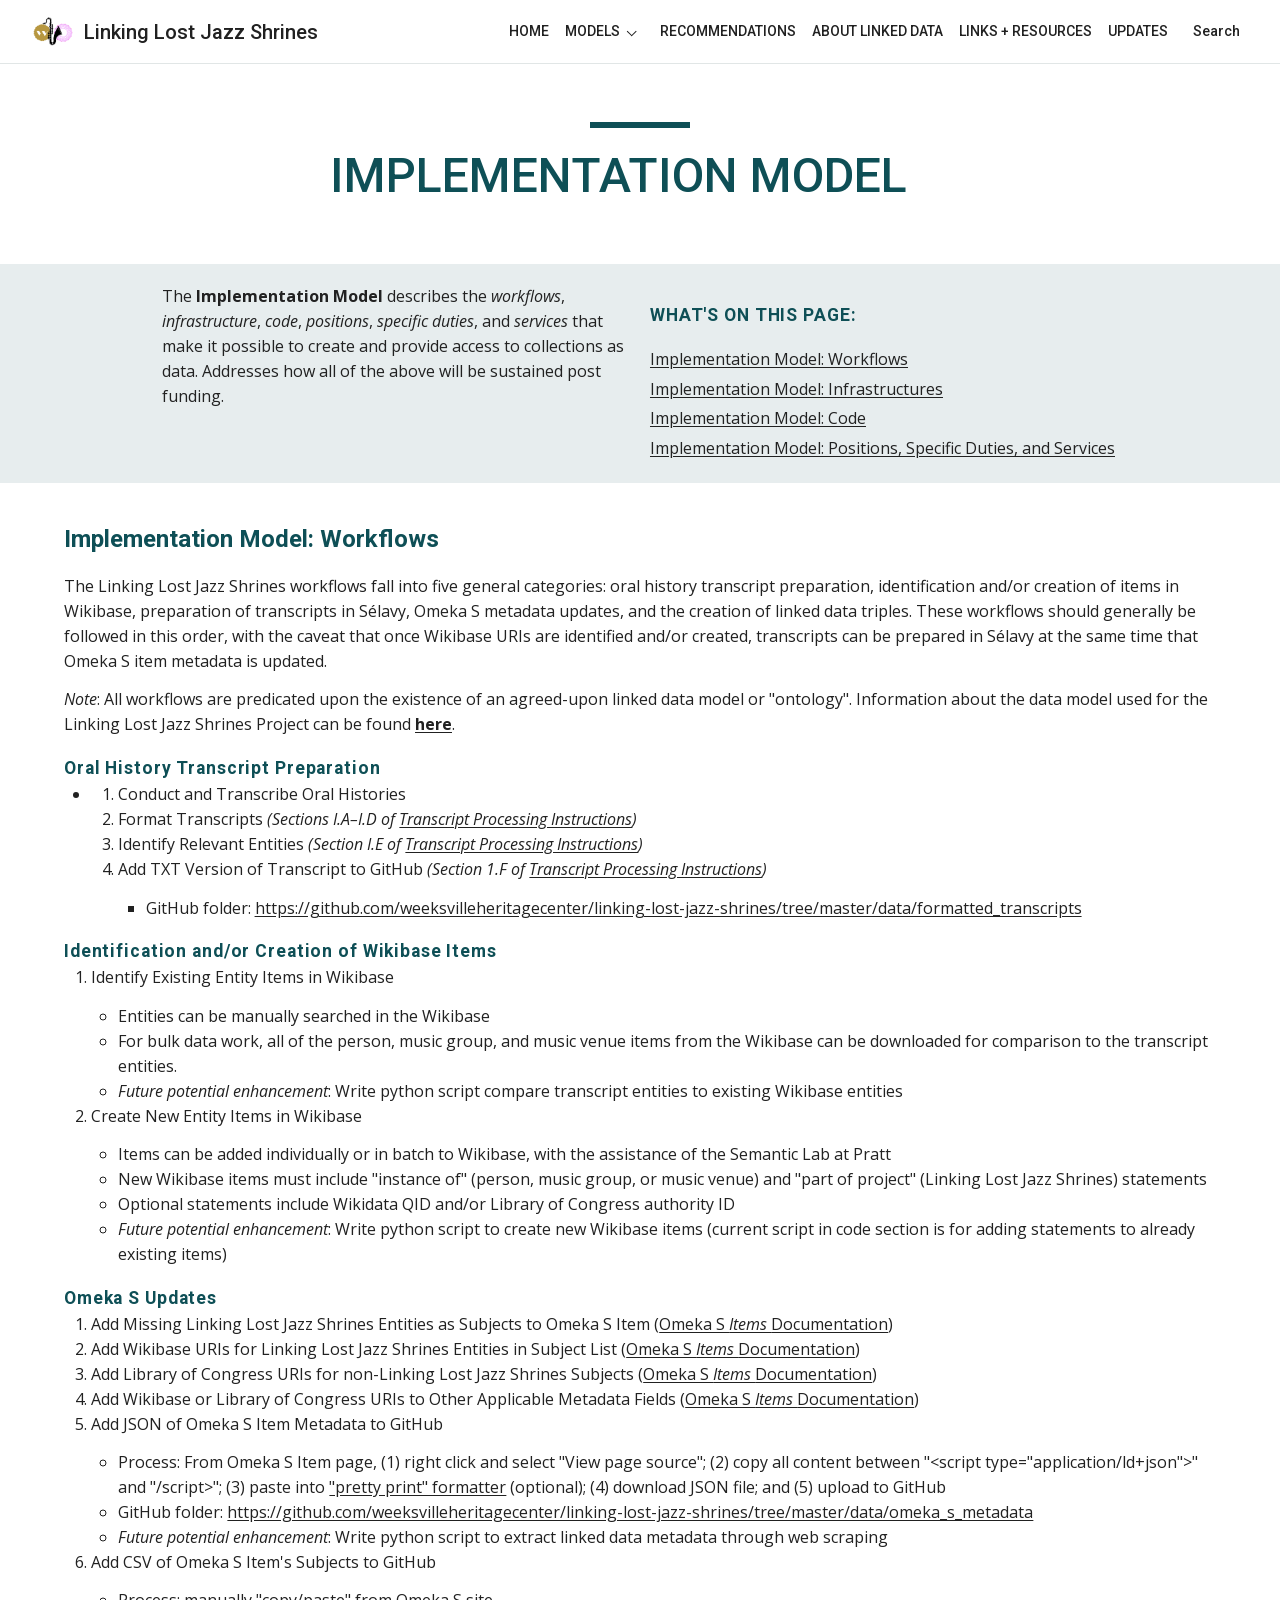
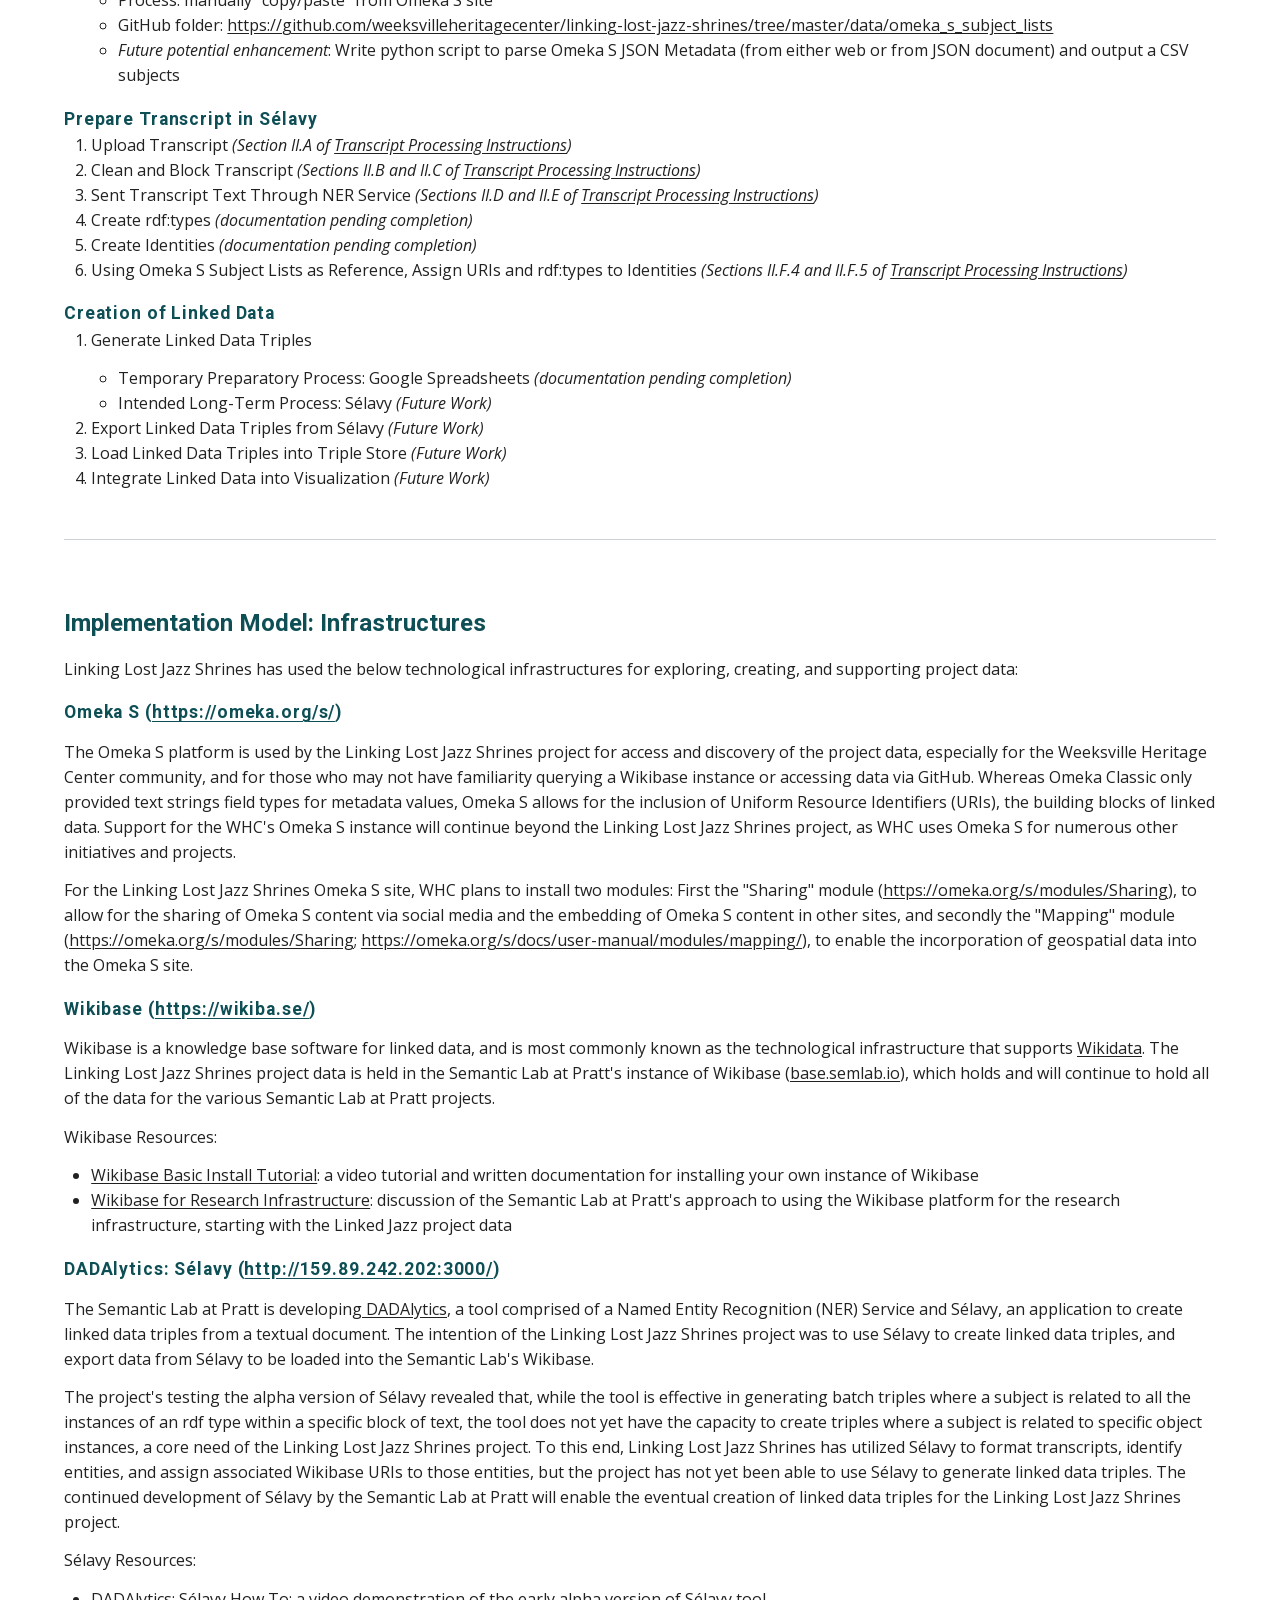
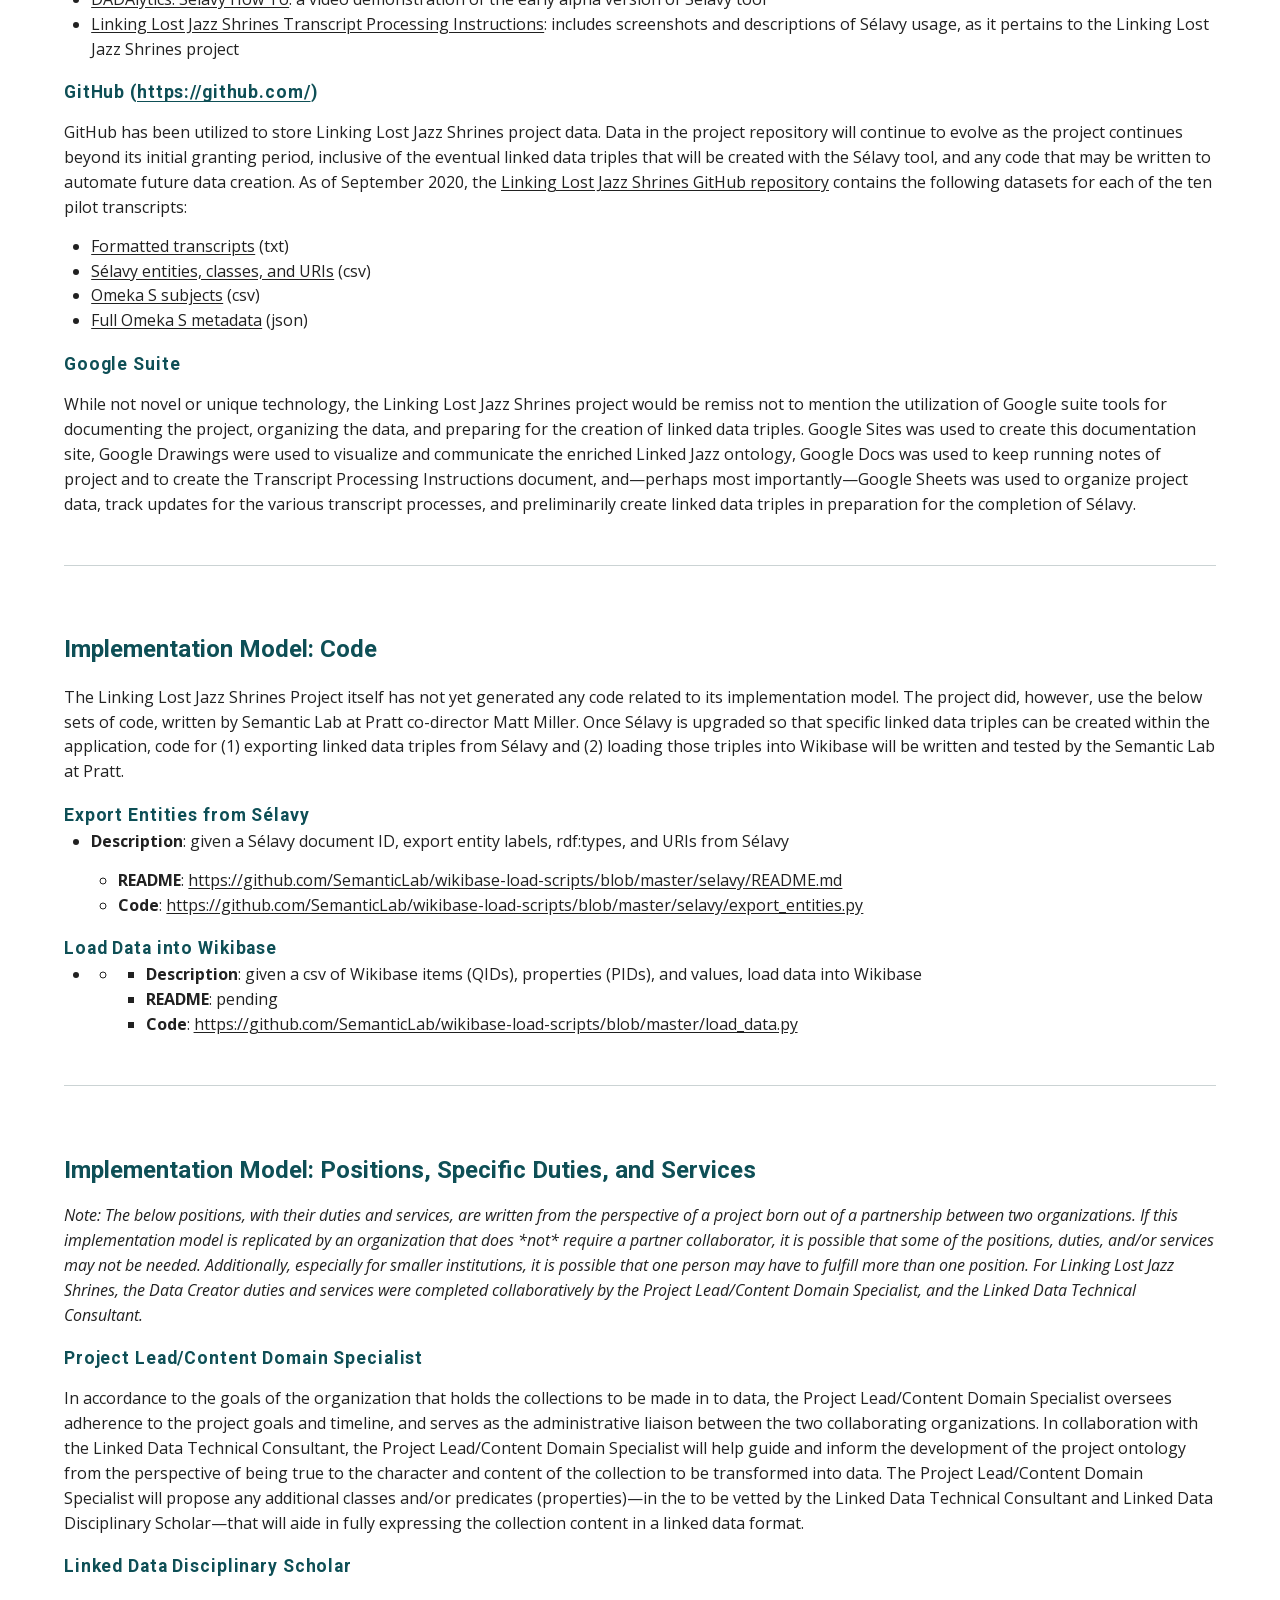
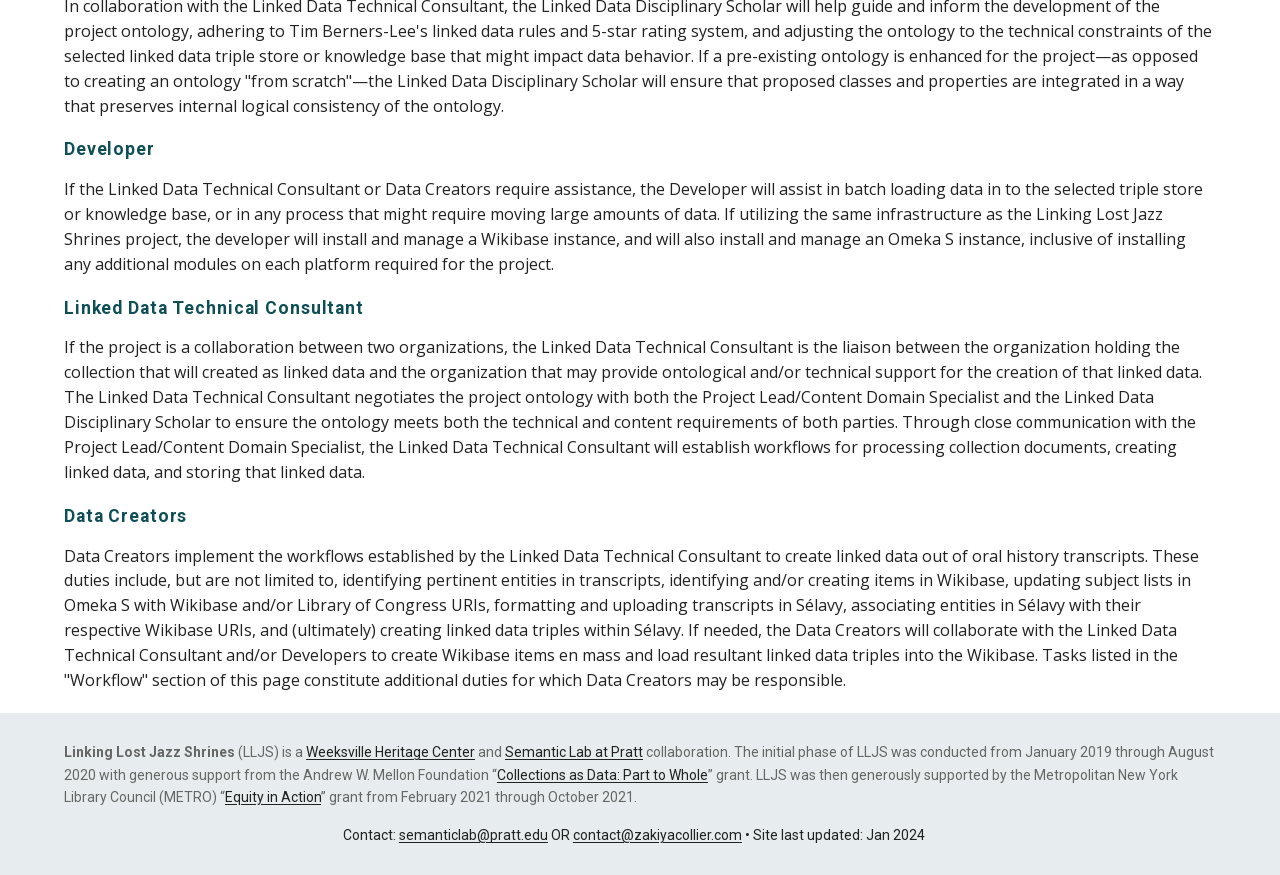
<file: models/implementation-model/index.html>
<!doctype html>
<html lang="en">
<head>
<meta charset="utf-8">
<meta name="viewport" content="width=device-width, initial-scale=1">
<title>Linking Lost Jazz Shrines - IMPLEMENTATION MODEL</title>
<meta name="description" content="IMPLEMENTATION MODEL">
<link rel="icon" href="../../assets/images/site-logo.png">
<link rel="stylesheet" href="../../assets/site.css">
<script defer src="../../assets/search-index.js"></script><script defer src="../../assets/site.js"></script>
</head>
<body data-root="../../">
<a href="#main" class="skip">Skip to main content</a><header class="site-header"><a href="../../index.html" class="brand"><img src="../../assets/images/site-logo.png" alt="" width="40" height="40"><span>Linking Lost Jazz Shrines</span></a><button type="button" hidden="hidden" aria-controls="site-nav" aria-expanded="false" class="nav-toggle">Menu</button><nav id="site-nav" aria-label="Site" class="site-nav"><ul>
<li><a href="../../index.html">HOME</a></li>
<li class="nav-group">
<a href="../index.html">MODELS</a><details><summary><span class="reader-only">Model pages</span></summary><ul>
<li><a href="../use-model/index.html">USE MODEL</a></li>
<li><a href="index.html" aria-current="page">IMPLEMENTATION MODEL</a></li>
<li><a href="../enhanced-linked-jazz-ontology/index.html">ENHANCED LINKED JAZZ ONTOLOGY</a></li>
</ul></details>
</li>
<li><a href="../../recommendations/index.html">RECOMMENDATIONS</a></li>
<li><a href="../../about-linked-data/index.html">ABOUT LINKED DATA</a></li>
<li><a href="../../links-resources/index.html">LINKS + RESOURCES</a></li>
<li><a href="../../updates/index.html">UPDATES</a></li>
</ul></nav><button type="button" hidden="hidden" aria-haspopup="dialog" class="search-toggle">Search</button></header><main id="main" tabindex="-1"><section id="h.7b814c1097084a9f_41" class="section title-section"><div class="row"><div style="--cols:12" class="column"><div class="block" id="h.7b814c1097084a9f_44">
<span id="h.bxqm8tvgf0k6" class="anchor"></span><h1 id="h.bxqm8tvgf0k6_l" class="align-center">IMPLEMENTATION MODEL<a href="#h.bxqm8tvgf0k6" aria-label="Link to IMPLEMENTATION MODEL" class="heading-link"></a>
</h1>
</div></div></div></section><section id="h.7b814c1097084a9f_52" class="section tinted"><div class="row">
<div style="--cols:1" class="column spacer"></div>
<div style="--cols:5" class="column"><div class="block" id="h.7b814c1097084a9f_49"><p>The <strong>Implementation Model</strong> describes the <em>workflows</em>, <em>infrastructure</em>, <em>code</em>, <em>positions</em>, <em>specific duties</em>, and <em>services </em>that make it possible to create and provide access to collections as data. Addresses how all of the above will be sustained post funding.</p></div></div>
<div style="--cols:6" class="column">
<div class="block" id="h.e5bde7a019da5ad_12">
<span id="h.h0zqaq5wmcjh" class="anchor"></span><h3 id="h.h0zqaq5wmcjh_l">WHAT'S ON THIS PAGE:<a href="#h.h0zqaq5wmcjh" aria-label="Link to WHAT'S ON THIS PAGE:" class="heading-link"></a>
</h3>
</div>
<div class="block contents" id="h.d8c3403ce65a982_27">
<a href="#h.yowpimxjwspy">Implementation Model: Workflows</a><a href="#h.njz8nsvgk8zn">Implementation Model: Infrastructures</a><a href="#h.hfs1euw2i59d">Implementation Model: Code</a><a href="#h.etn40i25h0fh">Implementation Model: Positions, Specific Duties, and Services</a>
</div>
</div>
</div></section><section id="h.54b6691608924da3_49" class="section"><div class="row"><div style="--cols:12" class="column">
<div class="block" id="h.7b814c1097084a9f_53">
<span id="h.yowpimxjwspy" class="anchor"></span><h2 id="h.yowpimxjwspy_l">Implementation Model: Workflows<a href="#h.yowpimxjwspy" aria-label="Link to Implementation Model: Workflows" class="heading-link"></a>
</h2>
</div>
<div class="block" id="h.54b6691608924da3_54">
<p>The Linking Lost Jazz Shrines workflows fall into five general categories: oral history transcript preparation, identification and/or creation of items in Wikibase, preparation of transcripts in Sélavy, Omeka S metadata updates, and the creation of linked data triples. These workflows should generally be followed in this order, with the caveat that once Wikibase URIs are identified and/or created, transcripts can be prepared in Sélavy at the same time that  Omeka S item metadata is updated. </p>
<p><em>Note</em>: All workflows are predicated upon the existence of an agreed-upon linked data model or "ontology". Information about the data model used for the Linking Lost Jazz Shrines Project can be found <a href="../enhanced-linked-jazz-ontology/index.html"><strong>here</strong></a>. </p>
<span id="h.ejmvd2my4vta" class="anchor"></span><h3 id="h.ejmvd2my4vta_l">Oral History Transcript Preparation<a href="#h.ejmvd2my4vta" aria-label="Link to Oral History Transcript Preparation" class="heading-link"></a>
</h3>
<ul><li><ol>
<li><p>Conduct and Transcribe Oral Histories</p></li>
<li><p>Format Transcripts<em> (Sections I.A–I.D of </em><a target="_blank" href="https://docs.google.com/document/d/1rcvwP45HaNXWzbfrrqtLWWUd7ITsUa1lpcjYLFa3ZeQ/edit?usp=sharing" rel="noopener"><em>Transcript Processing Instructions</em></a><em>)</em></p></li>
<li><p>Identify Relevant Entities<em> (Section I.E of </em><a target="_blank" href="https://docs.google.com/document/d/1rcvwP45HaNXWzbfrrqtLWWUd7ITsUa1lpcjYLFa3ZeQ/edit?usp=sharing" rel="noopener"><em>Transcript Processing Instructions</em></a><em>)</em></p></li>
<li>
<p>Add TXT Version of Transcript to GitHub<em> (Section 1.F of </em><a target="_blank" href="https://docs.google.com/document/d/1rcvwP45HaNXWzbfrrqtLWWUd7ITsUa1lpcjYLFa3ZeQ/edit?usp=sharing" rel="noopener"><em>Transcript Processing Instructions</em></a><em>)</em></p>
<ul><li><p>GitHub folder: <a target="_blank" href="https://github.com/weeksvilleheritagecenter/linking-lost-jazz-shrines/tree/master/data/formatted_transcripts" rel="noopener">https://github.com/weeksvilleheritagecenter/linking-lost-jazz-shrines/tree/master/data/formatted_transcripts</a></p></li></ul>
</li>
</ol></li></ul>
<span id="h.xu6ssqnb35v3" class="anchor"></span><h3 id="h.xu6ssqnb35v3_l">Identification and/or Creation of Wikibase Items<a href="#h.xu6ssqnb35v3" aria-label="Link to Identification and/or Creation of Wikibase Items" class="heading-link"></a>
</h3>
<ol>
<li>
<p>Identify Existing Entity Items in Wikibase</p>
<ul>
<li><p>Entities can be manually searched in the Wikibase</p></li>
<li><p>For bulk data work, all of the person, music group, and music venue items from the Wikibase can be downloaded for comparison to the transcript entities.</p></li>
<li><p><em>Future potential enhancement</em>: Write python script compare transcript entities to existing Wikibase entities</p></li>
</ul>
</li>
<li>
<p>Create New Entity Items in Wikibase</p>
<ul>
<li><p>Items can be added individually or in batch to Wikibase, with the assistance of the Semantic Lab at Pratt</p></li>
<li><p>New Wikibase items must include "instance of" (person, music group, or music venue) and "part of project" (Linking Lost Jazz Shrines) statements</p></li>
<li><p>Optional statements include Wikidata QID and/or Library of Congress authority ID</p></li>
<li><p><em>Future potential enhancement</em>: Write python script to create new Wikibase items (current script in code section is for adding statements to already existing items) </p></li>
</ul>
</li>
</ol>
<span id="h.1nq9e925ohel" class="anchor"></span><h3 id="h.1nq9e925ohel_l">Omeka S Updates<a href="#h.1nq9e925ohel" aria-label="Link to Omeka S Updates" class="heading-link"></a>
</h3>
<ol>
<li><p>Add Missing Linking Lost Jazz Shrines Entities as Subjects to Omeka S Item (<a target="_blank" href="https://omeka.org/s/docs/user-manual/content/items/" rel="noopener">Omeka S </a><a target="_blank" href="https://omeka.org/s/docs/user-manual/content/items/" rel="noopener"><em>Items </em></a><a target="_blank" href="https://omeka.org/s/docs/user-manual/content/items/" rel="noopener">Documentation</a>)</p></li>
<li><p>Add Wikibase URIs for Linking Lost Jazz Shrines Entities in Subject List (<a target="_blank" href="https://omeka.org/s/docs/user-manual/content/items/" rel="noopener">Omeka S </a><a target="_blank" href="https://omeka.org/s/docs/user-manual/content/items/" rel="noopener"><em>Items </em></a><a target="_blank" href="https://omeka.org/s/docs/user-manual/content/items/" rel="noopener">Documentation</a>)</p></li>
<li><p>Add Library of Congress URIs for non-Linking Lost Jazz Shrines Subjects (<a target="_blank" href="https://omeka.org/s/docs/user-manual/content/items/" rel="noopener">Omeka S </a><a target="_blank" href="https://omeka.org/s/docs/user-manual/content/items/" rel="noopener"><em>Items </em></a><a target="_blank" href="https://omeka.org/s/docs/user-manual/content/items/" rel="noopener">Documentation</a>)</p></li>
<li><p>Add Wikibase or Library of Congress URIs to Other Applicable Metadata Fields (<a target="_blank" href="https://omeka.org/s/docs/user-manual/content/items/" rel="noopener">Omeka S </a><a target="_blank" href="https://omeka.org/s/docs/user-manual/content/items/" rel="noopener"><em>Items </em></a><a target="_blank" href="https://omeka.org/s/docs/user-manual/content/items/" rel="noopener">Documentation</a>)</p></li>
<li>
<p>Add JSON of Omeka S Item Metadata to GitHub</p>
<ul>
<li><p>Process: From Omeka S Item page, (1) right click and select "View page source"; (2) copy all content between "&lt;script type="application/ld+json"&gt;" and "/script&gt;"; (3) paste into <a target="_blank" href="https://jsonformatter.org/json-pretty-print" rel="noopener">"pretty print" formatter</a> (optional); (4) download JSON file; and (5) upload to GitHub</p></li>
<li><p>GitHub folder: <a target="_blank" href="https://github.com/weeksvilleheritagecenter/linking-lost-jazz-shrines/tree/master/data/omeka_s_metadata" rel="noopener">https://github.com/weeksvilleheritagecenter/linking-lost-jazz-shrines/tree/master/data/omeka_s_metadata</a></p></li>
<li><p><em>Future potential enhancement</em>: Write python script to extract linked data metadata through web scraping</p></li>
</ul>
</li>
<li>
<p>Add CSV of Omeka S Item's Subjects to GitHub<em> </em></p>
<ul>
<li><p>Process: manually "copy/paste" from Omeka S site</p></li>
<li><p>GitHub folder: <a target="_blank" href="https://github.com/weeksvilleheritagecenter/linking-lost-jazz-shrines/tree/master/data/omeka_s_subject_lists" rel="noopener">https://github.com/weeksvilleheritagecenter/linking-lost-jazz-shrines/tree/master/data/omeka_s_subject_lists</a></p></li>
<li><p><em>Future potential enhancement</em>: Write python script to parse Omeka S JSON Metadata (from either web or from JSON document) and output a CSV subjects </p></li>
</ul>
</li>
</ol>
<span id="h.of2cv43sfct4" class="anchor"></span><h3 id="h.of2cv43sfct4_l">Prepare Transcript in Sélavy<a href="#h.of2cv43sfct4" aria-label="Link to Prepare Transcript in Sélavy" class="heading-link"></a>
</h3>
<ol>
<li><p>Upload Transcript<em> (Section II.A of </em><a target="_blank" href="https://docs.google.com/document/d/1rcvwP45HaNXWzbfrrqtLWWUd7ITsUa1lpcjYLFa3ZeQ/edit?usp=sharing" rel="noopener"><em>Transcript Processing Instructions</em></a><em>)</em></p></li>
<li><p>Clean and Block Transcript<em> (Sections II.B and II.C of </em><a target="_blank" href="https://docs.google.com/document/d/1rcvwP45HaNXWzbfrrqtLWWUd7ITsUa1lpcjYLFa3ZeQ/edit?usp=sharing" rel="noopener"><em>Transcript Processing Instructions</em></a><em>)</em></p></li>
<li><p>Sent Transcript Text Through NER Service<em> (Sections II.D and II.E of </em><a target="_blank" href="https://docs.google.com/document/d/1rcvwP45HaNXWzbfrrqtLWWUd7ITsUa1lpcjYLFa3ZeQ/edit?usp=sharing" rel="noopener"><em>Transcript Processing Instructions</em></a><em>)</em></p></li>
<li><p>Create rdf:types<em> (documentation pending completion)</em></p></li>
<li><p>Create Identities <em>(documentation pending completion)</em></p></li>
<li><p>Using Omeka S Subject Lists as Reference, Assign URIs and rdf:types to Identities <em>(Sections II.F.4 and II.F.5 of </em><a target="_blank" href="https://docs.google.com/document/d/1rcvwP45HaNXWzbfrrqtLWWUd7ITsUa1lpcjYLFa3ZeQ/edit?usp=sharing" rel="noopener"><em>Transcript Processing Instructions</em></a><em>)</em></p></li>
</ol>
<span id="h.oztrkaha8fpo" class="anchor"></span><h3 id="h.oztrkaha8fpo_l">Creation of Linked Data<a href="#h.oztrkaha8fpo" aria-label="Link to Creation of Linked Data" class="heading-link"></a>
</h3>
<ol>
<li>
<p>Generate Linked Data Triples</p>
<ul>
<li><p>Temporary Preparatory Process: Google Spreadsheets <em>(documentation pending completion)</em></p></li>
<li><p>Intended Long-Term Process: Sélavy <em>(Future Work)</em></p></li>
</ul>
</li>
<li><p>Export Linked Data Triples from Sélavy <em>(Future Work)</em></p></li>
<li><p>Load Linked Data Triples into Triple Store <em>(Future Work)</em></p></li>
<li><p>Integrate Linked Data into Visualization <em>(Future Work)</em></p></li>
</ol>
</div>
</div></div></section><section id="h.e5bde7a019da5ad_8" class="section"><div class="row"><div style="--cols:12" class="column"><div class="block" id="h.e5bde7a019da5ad_11"><hr></div></div></div></section><section id="h.54b6691608924da3_17" class="section"><div class="row"><div style="--cols:12" class="column">
<div class="block" id="h.54b6691608924da3_20">
<span id="h.njz8nsvgk8zn" class="anchor"></span><h2 id="h.njz8nsvgk8zn_l">Implementation Model: Infrastructures<a href="#h.njz8nsvgk8zn" aria-label="Link to Implementation Model: Infrastructures" class="heading-link"></a>
</h2>
<p>Linking Lost Jazz Shrines has used the below technological infrastructures for exploring, creating, and supporting project data:</p>
</div>
<div class="block" id="h.54b6691608924da3_22">
<span id="h.sxpjz4cusm8t" class="anchor"></span><h3 id="h.sxpjz4cusm8t_l">Omeka S (<a target="_blank" href="https://omeka.org/s/" rel="noopener">https://omeka.org/s/</a>)<a href="#h.sxpjz4cusm8t" aria-label="Link to Omeka S (https://omeka.org/s/)" class="heading-link"></a>
</h3>
<p>The Omeka S platform is used by the Linking Lost Jazz Shrines project for access and discovery of the project data, especially for the Weeksville Heritage Center community, and for those who may not have familiarity querying a Wikibase instance or accessing data via GitHub. Whereas Omeka Classic only provided text strings field types for metadata values, Omeka S allows for the inclusion of Uniform Resource Identifiers (URIs), the building blocks of linked data. Support for the WHC's Omeka S instance will continue beyond the Linking Lost Jazz Shrines project, as WHC uses Omeka S for numerous other initiatives and projects. </p>
<p>For the Linking Lost Jazz Shrines Omeka S site, WHC plans to install two modules: First the "Sharing" module (<a target="_blank" href="https://omeka.org/s/modules/Sharing" rel="noopener">https://omeka.org/s/modules/Sharing</a>), to allow for the sharing of Omeka S content via social media and the embedding of Omeka S content in other sites, and secondly the "Mapping" module (<a target="_blank" href="https://omeka.org/s/modules/Sharing" rel="noopener">https://omeka.org/s/modules/Sharing</a>; <a target="_blank" href="https://omeka.org/s/docs/user-manual/modules/mapping/" rel="noopener">https://omeka.org/s/docs/user-manual/modules/mapping/</a>), to enable the incorporation of geospatial data into the Omeka S site. </p>
<span id="h.vqhnisyc9q5" class="anchor"></span><h3 id="h.vqhnisyc9q5_l">Wikibase (<a target="_blank" href="https://wikiba.se/" rel="noopener">https://wikiba.se/</a>)<a href="#h.vqhnisyc9q5" aria-label="Link to Wikibase (https://wikiba.se/)" class="heading-link"></a>
</h3>
<p>Wikibase is a knowledge base software for linked data, and is most commonly known as the technological infrastructure that supports <a target="_blank" href="https://www.wikidata.org/wiki/Wikidata:Main_Page" rel="noopener">Wikidata</a>. The Linking Lost Jazz Shrines project data is held in the Semantic Lab at Pratt's instance of Wikibase (<a target="_blank" href="https://base.semlab.io/wiki/Main_Page" rel="noopener">base.semlab.io</a>), which holds and will continue to hold all of the data for the various Semantic Lab at Pratt projects. </p>
<p>Wikibase Resources:</p>
<ul>
<li><p><a target="_blank" href="https://semlab.io/howto/wikibase_basic" rel="noopener">Wikibase Basic Install Tutorial</a>: a video tutorial and written documentation for installing your own instance of Wikibase </p></li>
<li><p><a target="_blank" href="https://medium.com/@thisismattmiller/wikibase-for-research-infrastructure-part-1-d3f640dfad34" rel="noopener">Wikibase for Research Infrastructure</a>: discussion of the Semantic Lab at Pratt's approach to using the Wikibase platform for the research infrastructure, starting with the Linked Jazz project data</p></li>
</ul>
<span id="h.iwrwclcxjsgv" class="anchor"></span><h3 id="h.iwrwclcxjsgv_l">DADAlytics: Sélavy (<a target="_blank" href="http://159.89.242.202:3000/" rel="noopener">http://159.89.242.202:3000/</a>)<a href="#h.iwrwclcxjsgv" aria-label="Link to DADAlytics: Sélavy (http://159.89.242.202:3000/)" class="heading-link"></a>
</h3>
<p>The Semantic Lab at Pratt is developing<a target="_blank" href="https://semlab.io/projects/#dadalytics" rel="noopener"> </a><a target="_blank" href="https://semlab.io/projects/#dadalytics" rel="noopener">DADAlytics</a>, a tool comprised of a Named Entity Recognition (NER) Service and Sélavy, an application to create linked data triples from a textual document. The intention of the Linking Lost Jazz Shrines project was to use Sélavy to create linked data triples, and export data from Sélavy to be loaded into the Semantic Lab's Wikibase. </p>
<p>The project's testing the alpha version of Sélavy revealed that, while the tool is effective in generating batch triples where a subject is related to all the instances of an rdf type within a specific block of text, the tool does not yet have the capacity to create triples where a subject is related to specific object instances, a core need of the Linking Lost Jazz Shrines project. To this end, Linking Lost Jazz Shrines has utilized Sélavy to format transcripts, identify entities, and assign associated Wikibase URIs to those entities, but the project has not yet been able to use Sélavy to generate linked data triples. The continued development of Sélavy by the Semantic Lab at Pratt will enable the eventual creation of linked data triples for the Linking Lost Jazz Shrines project.  </p>
<p>Sélavy Resources:</p>
<ul>
<li><p><a target="_blank" href="https://semlab.io/howto/selavy_alpha" rel="noopener">DADAlytics: Sélavy How To</a>: a video demonstration of the early alpha version of Sélavy tool</p></li>
<li><p><a target="_blank" href="https://docs.google.com/document/d/1rcvwP45HaNXWzbfrrqtLWWUd7ITsUa1lpcjYLFa3ZeQ/edit" rel="noopener">Linking Lost Jazz Shrines Transcript Processing Instructions</a>: includes screenshots and descriptions of Sélavy usage, as it pertains to the Linking Lost Jazz Shrines project</p></li>
</ul>
<span id="h.r81qnjl05hb9" class="anchor"></span><h3 id="h.r81qnjl05hb9_l">GitHub (<a target="_blank" href="https://github.com/" rel="noopener">https://github.com/</a>)<a href="#h.r81qnjl05hb9" aria-label="Link to GitHub (https://github.com/)" class="heading-link"></a>
</h3>
<p>GitHub has been utilized to store Linking Lost Jazz Shrines project data. Data in the project repository will continue to evolve as the project continues beyond its initial granting period, inclusive of the eventual linked data triples that will be created with the Sélavy tool, and any code that may be written to automate future data creation. As of September 2020, the <a target="_blank" href="https://github.com/weeksvilleheritagecenter/linking-lost-jazz-shrines" rel="noopener">Linking Lost Jaz</a><a target="_blank" href="https://github.com/weeksvilleheritagecenter/linking-lost-jazz-shrines" rel="noopener">z Shrines </a><a target="_blank" href="https://github.com/weeksvilleheritagecenter/linking-lost-jazz-shrines" rel="noopener">GitHub repository</a> contains the following datasets for each of the ten pilot transcripts:</p>
<ul>
<li><p><a target="_blank" href="https://github.com/weeksvilleheritagecenter/linking-lost-jazz-shrines/tree/master/data/formatted_transcripts" rel="noopener">Formatted transcripts</a> (txt)</p></li>
<li><p><a target="_blank" href="https://github.com/weeksvilleheritagecenter/linking-lost-jazz-shrines/tree/master/data/selavy_exports" rel="noopener">Sélavy entities, classes, and URIs</a> (csv)</p></li>
<li><p><a target="_blank" href="https://github.com/weeksvilleheritagecenter/linking-lost-jazz-shrines/tree/master/data/omeka_s_subject_lists" rel="noopener">Omeka S subjects</a> (csv)</p></li>
<li><p><a target="_blank" href="https://github.com/weeksvilleheritagecenter/linking-lost-jazz-shrines/tree/master/data/omeka_s_metadata" rel="noopener">Full Omeka S metadata</a> (json) </p></li>
</ul>
<span id="h.14b0gydicznp" class="anchor"></span><h3 id="h.14b0gydicznp_l">Google Suite<a href="#h.14b0gydicznp" aria-label="Link to Google Suite" class="heading-link"></a>
</h3>
<p>While not novel or unique technology, the Linking Lost Jazz Shrines project would be remiss not to mention the utilization of Google suite tools for documenting the project, organizing the data, and preparing for the creation of linked data triples. Google Sites was used to create this documentation site, Google Drawings were used to visualize and communicate the enriched Linked Jazz ontology, Google Docs was used to keep running notes of project and to create the Transcript Processing Instructions document, and—perhaps most importantly—Google Sheets was used to organize project data, track updates for the various transcript processes, and preliminarily create linked data triples in preparation for the completion of Sélavy.</p>
</div>
</div></div></section><section id="h.e5bde7a019da5ad_0" class="section"><div class="row"><div style="--cols:12" class="column"><div class="block" id="h.e5bde7a019da5ad_3"><hr></div></div></div></section><section id="h.d8c3403ce65a982_16" class="section"><div class="row"><div style="--cols:12" class="column">
<div class="block" id="h.d8c3403ce65a982_19">
<span id="h.hfs1euw2i59d" class="anchor"></span><h2 id="h.hfs1euw2i59d_l">Implementation Model: Code<a href="#h.hfs1euw2i59d" aria-label="Link to Implementation Model: Code" class="heading-link"></a>
</h2>
</div>
<div class="block" id="h.d8c3403ce65a982_21">
<p>The Linking Lost Jazz Shrines Project itself has not yet generated any code related to its implementation model. The project did, however, use the below sets of code, written by Semantic Lab at Pratt co-director Matt Miller. Once Sélavy is upgraded so that specific linked data triples can be created within the application, code for (1) exporting linked data triples from Sélavy and (2) loading those triples into Wikibase will be written and tested by the Semantic Lab at Pratt.</p>
<span id="h.1ks5hgaqktqg" class="anchor"></span><h3 id="h.1ks5hgaqktqg_l">Export Entities from Sélavy<a href="#h.1ks5hgaqktqg" aria-label="Link to Export Entities from Sélavy" class="heading-link"></a>
</h3>
<ul><li>
<p><strong>Description</strong>: given a Sélavy document ID, export entity labels, rdf:types, and URIs from Sélavy</p>
<ul>
<li><p><strong>README</strong>: <a target="_blank" href="https://github.com/SemanticLab/wikibase-load-scripts/blob/master/selavy/README.md" rel="noopener">https://github.com/SemanticLab/wikibase-load-scripts/blob/master/selavy/README.md</a></p></li>
<li><p><strong>Code</strong>: <a target="_blank" href="https://github.com/SemanticLab/wikibase-load-scripts/blob/master/selavy/export_entities.py" rel="noopener">https://github.com/SemanticLab/wikibase-load-scripts/blob/master/selavy/export_entities.py</a> </p></li>
</ul>
</li></ul>
<span id="h.l91kg3i98ozf" class="anchor"></span><h3 id="h.l91kg3i98ozf_l">Load Data into Wikibase<a href="#h.l91kg3i98ozf" aria-label="Link to Load Data into Wikibase" class="heading-link"></a>
</h3>
<ul><li><ul><li><ul>
<li><p><strong>Description</strong>: given a csv of Wikibase items (QIDs), properties (PIDs), and values, load data into Wikibase  </p></li>
<li><p><strong>README</strong>: pending</p></li>
<li><p><strong>Code</strong>: <a target="_blank" href="https://github.com/SemanticLab/wikibase-load-scripts/blob/master/load_data.py" rel="noopener">https://github.com/SemanticLab/wikibase-load-scripts/blob/master/load_data.py</a></p></li>
</ul></li></ul></li></ul>
</div>
</div></div></section><section id="h.e5bde7a019da5ad_4" class="section"><div class="row"><div style="--cols:12" class="column"><div class="block" id="h.e5bde7a019da5ad_7"><hr></div></div></div></section><section id="h.7b814c1097084a9f_65" class="section"><div class="row"><div style="--cols:12" class="column"><div class="block" id="h.7b814c1097084a9f_68">
<span id="h.etn40i25h0fh" class="anchor"></span><h2 id="h.etn40i25h0fh_l">Implementation Model: Positions, Specific Duties, and Services<a href="#h.etn40i25h0fh" aria-label="Link to Implementation Model: Positions, Specific Duties, and Services" class="heading-link"></a>
</h2>
<p><em>Note: The below positions, with their duties and services, are written from the perspective of a project born out of a partnership between two organizations. If this implementation model is replicated by an organization that does *not* require a partner collaborator, it is possible that some of the positions, duties, and/or services may not be needed. Additionally, especially for smaller institutions, it is possible that one person may have to fulfill more than one position. For Linking Lost Jazz Shrines, the Data Creator duties and services were completed collaboratively by the Project Lead/Content Domain Specialist, and the Linked Data Technical Consultant. </em></p>
<span id="h.ue22dce6v8pl" class="anchor"></span><h3 id="h.ue22dce6v8pl_l">Project Lead/Content Domain Specialist<a href="#h.ue22dce6v8pl" aria-label="Link to Project Lead/Content Domain Specialist" class="heading-link"></a>
</h3>
<p>In accordance to the goals of the organization that holds the collections to be made in to data, the Project Lead/Content Domain Specialist oversees adherence to the project goals and timeline, and serves as the administrative liaison between the two collaborating organizations. In collaboration with the Linked Data Technical Consultant, the Project Lead/Content Domain Specialist will help guide and inform the development of the project ontology from the perspective of being true to the character and content of the collection to be transformed into data. The Project Lead/Content Domain Specialist will propose any additional classes and/or predicates (properties)—in the  to be vetted by the Linked Data Technical Consultant and Linked Data Disciplinary Scholar—that will aide in fully expressing the collection content in a linked data format.</p>
<span id="h.829sbrjuuehy" class="anchor"></span><h3 id="h.829sbrjuuehy_l">Linked Data Disciplinary Scholar<a href="#h.829sbrjuuehy" aria-label="Link to Linked Data Disciplinary Scholar" class="heading-link"></a>
</h3>
<p>In collaboration with the Linked Data Technical Consultant, the Linked Data Disciplinary Scholar will help guide and inform the development of the project ontology, adhering to Tim Berners-Lee's linked data rules and 5-star rating system, and adjusting the ontology to the technical constraints of the selected linked data triple store or knowledge base that might impact data behavior. If a pre-existing ontology is enhanced for the project—as opposed to creating an ontology "from scratch"—the Linked Data Disciplinary Scholar will ensure that proposed classes and properties are integrated in a way that preserves internal logical consistency of the ontology. </p>
<span id="h.d2r4exhqd7i" class="anchor"></span><h3 id="h.d2r4exhqd7i_l">Developer<a href="#h.d2r4exhqd7i" aria-label="Link to Developer" class="heading-link"></a>
</h3>
<p>If the Linked Data Technical Consultant or Data Creators require assistance, the Developer will assist in batch loading data in to the selected triple store or knowledge base, or in any process that might require moving large amounts of data. If utilizing the same infrastructure as the Linking Lost Jazz Shrines project, the developer will install and manage a Wikibase instance, and will also install and manage an Omeka S instance, inclusive of installing any additional modules on each platform required for the project.</p>
<span id="h.7umf65z8uq3" class="anchor"></span><h3 id="h.7umf65z8uq3_l">Linked Data Technical Consultant<a href="#h.7umf65z8uq3" aria-label="Link to Linked Data Technical Consultant" class="heading-link"></a>
</h3>
<p>If the project is a collaboration between two organizations, the Linked Data Technical Consultant is the liaison between the organization holding the collection that will created as linked data and the organization that may provide ontological and/or technical support for the creation of that linked data.  The Linked Data Technical Consultant negotiates the project ontology with both the Project Lead/Content Domain Specialist and the Linked Data Disciplinary Scholar to ensure the ontology meets both the technical and content requirements of both parties. Through close communication with the Project Lead/Content Domain Specialist, the Linked Data Technical Consultant will establish workflows for processing collection documents, creating linked data, and storing that linked data. </p>
<span id="h.t5xm1kpmhfif" class="anchor"></span><h3 id="h.t5xm1kpmhfif_l">Data Creators<a href="#h.t5xm1kpmhfif" aria-label="Link to Data Creators" class="heading-link"></a>
</h3>
<p>Data Creators implement the workflows established by the Linked Data Technical Consultant to create linked data out of oral history transcripts. These duties include, but are not limited to, identifying pertinent entities in transcripts, identifying and/or creating items in Wikibase, updating subject lists in Omeka S with Wikibase and/or Library of Congress URIs, formatting and uploading transcripts in Sélavy, associating entities in Sélavy with their respective Wikibase URIs, and (ultimately) creating linked data triples within Sélavy. If needed, the Data Creators will collaborate with the Linked Data Technical Consultant and/or Developers to create Wikibase items en mass and load resultant linked data triples into the Wikibase. Tasks listed in the "Workflow" section of this page constitute additional duties for which Data Creators may be responsible.</p>
</div></div></div></section></main><footer id="h.581f9d58d93daf24_0" class="site-footer"><div class="row"><div style="--cols:12" class="column">
<div class="block" id="h.581f9d58d93daf24_3">
<span id="h.2sdz7oyoq9w7" class="anchor"></span><h3 id="h.2sdz7oyoq9w7_l">
<strong class="muted secondary">Linking Lost Jazz Shrines</strong><span class="muted secondary"> (LLJS) is a </span><a target="_blank" href="https://weeksvillesociety.org/" rel="noopener"><span class="secondary">Weeksville Heritage Center</span></a><span class="muted secondary"> and </span><a target="_blank" href="http://semlab.io/" rel="noopener"><span class="secondary">Semantic Lab at Pratt</span></a><span class="muted secondary"> collaboration. The initial phase of LLJS was conducted from January 2019 through August 2020 with generous support from the Andrew W. Mellon Foundation “</span><a target="_blank" href="https://collectionsasdata.github.io/part2whole/cohortone/" rel="noopener"><span class="secondary">Collections as Data: Part to Whole</span></a><span class="muted secondary">” grant. LLJS was then generously supported by the Metropolitan New York Library Council (METRO) “</span><a target="_blank" href="https://metro.org/announcing-metros-equity-in-action-2020-2021-grant-recipients/" rel="noopener"><span class="secondary">Equity in Action</span></a><span class="muted secondary">” grant from February 2021 through October 2021.</span><a href="#h.2sdz7oyoq9w7" aria-label="Link to Linking Lost Jazz Shrines (LLJS) is a Weeksville Heritage Center and Semantic Lab at Pratt collaboration. The initial phase of LLJS was conducted from January 2019 through August 2020 with generous support from the Andrew W. Mellon Foundation “Collections as Data: Part to Whole” grant. LLJS was then generously supported by the Metropolitan New York Library Council (METRO) “Equity in Action” grant from February 2021 through October 2021." class="heading-link"></a>
</h3>
</div>
<div class="block" id="h.5ad0802610d4f13e_7">
<span id="h.bf03ldhf4ftf" class="anchor"></span><h3 id="h.bf03ldhf4ftf_l" class="align-center">
<span class="secondary">Contact: </span><a target="_blank" href="mailto:semanticlab@pratt.edu" rel="noopener"><span class="secondary">semanticlab@pratt.edu</span></a><span class="secondary"> OR </span><a target="_blank" href="mailto:contact@zakiyacollier.com" rel="noopener"><span class="secondary">contact@zakiyacollier.com</span></a><span class="secondary"> • Site last updated: Jan 2024</span><a href="#h.bf03ldhf4ftf" aria-label="Link to Contact: semanticlab@pratt.edu OR contact@zakiyacollier.com • Site last updated: Jan 2024" class="heading-link"></a>
</h3>
</div>
</div></div></footer><dialog id="site-search" aria-labelledby="search-title" class="search-box"><header><h2 id="search-title">Search this site</h2>
<button type="button" aria-label="Close search">Close</button></header><input type="search" aria-label="Search pages and sections" placeholder="Search pages and sections"><p id="search-status" role="status"></p>
<ul id="search-results"></ul></dialog>
</body>
</html>
</file>
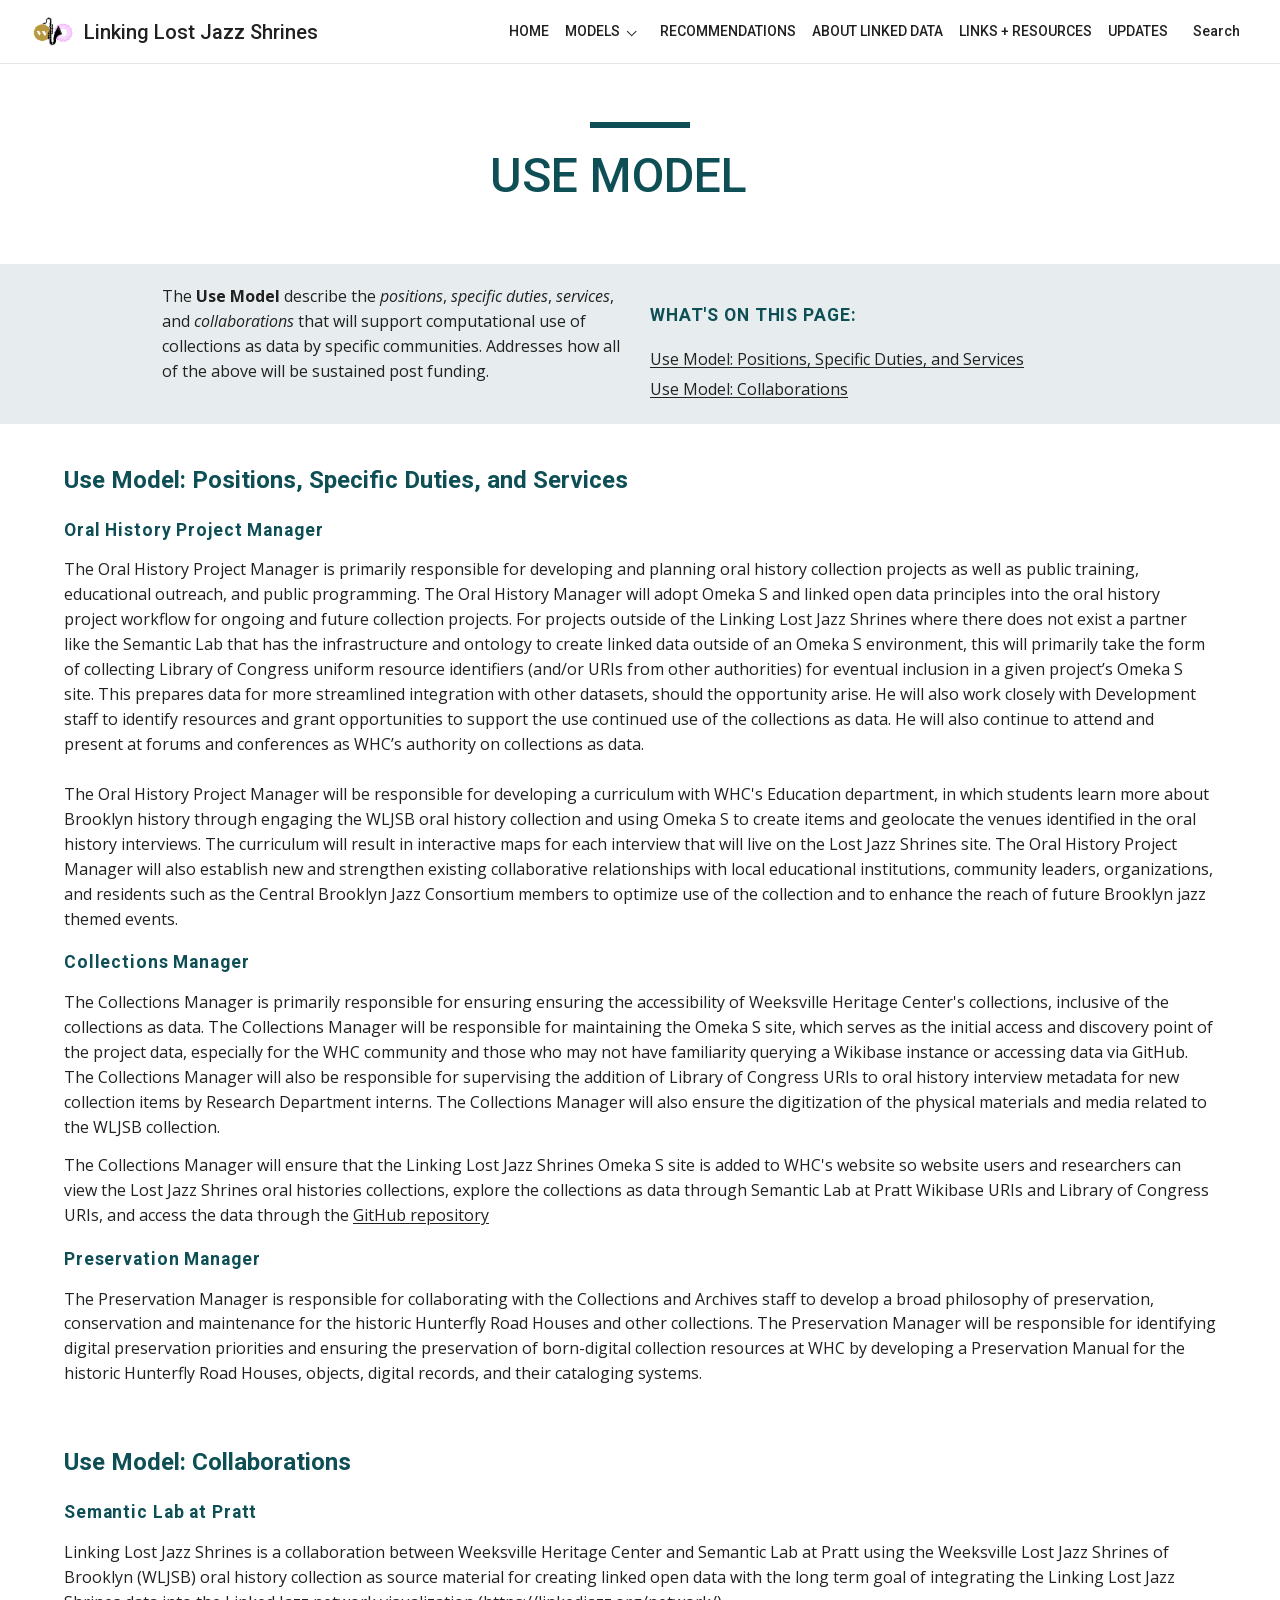
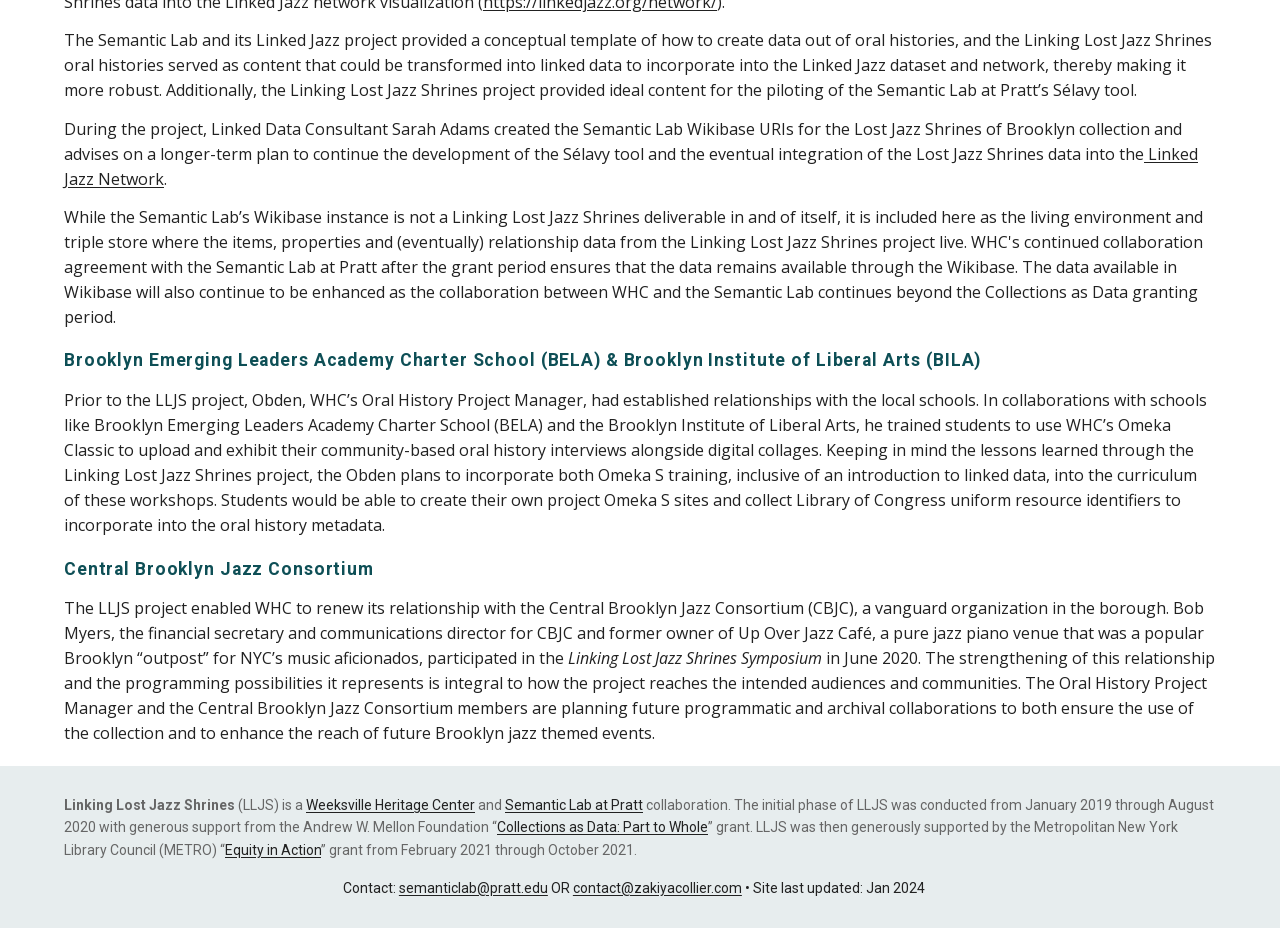
<file: models/use-model/index.html>
<!doctype html>
<html lang="en">
<head>
<meta charset="utf-8">
<meta name="viewport" content="width=device-width, initial-scale=1">
<title>Linking Lost Jazz Shrines - USE MODEL</title>
<meta name="description" content="USE MODEL">
<link rel="icon" href="../../assets/images/site-logo.png">
<link rel="stylesheet" href="../../assets/site.css">
<script defer src="../../assets/search-index.js"></script><script defer src="../../assets/site.js"></script>
</head>
<body data-root="../../">
<a href="#main" class="skip">Skip to main content</a><header class="site-header"><a href="../../index.html" class="brand"><img src="../../assets/images/site-logo.png" alt="" width="40" height="40"><span>Linking Lost Jazz Shrines</span></a><button type="button" hidden="hidden" aria-controls="site-nav" aria-expanded="false" class="nav-toggle">Menu</button><nav id="site-nav" aria-label="Site" class="site-nav"><ul>
<li><a href="../../index.html">HOME</a></li>
<li class="nav-group">
<a href="../index.html">MODELS</a><details><summary><span class="reader-only">Model pages</span></summary><ul>
<li><a href="index.html" aria-current="page">USE MODEL</a></li>
<li><a href="../implementation-model/index.html">IMPLEMENTATION MODEL</a></li>
<li><a href="../enhanced-linked-jazz-ontology/index.html">ENHANCED LINKED JAZZ ONTOLOGY</a></li>
</ul></details>
</li>
<li><a href="../../recommendations/index.html">RECOMMENDATIONS</a></li>
<li><a href="../../about-linked-data/index.html">ABOUT LINKED DATA</a></li>
<li><a href="../../links-resources/index.html">LINKS + RESOURCES</a></li>
<li><a href="../../updates/index.html">UPDATES</a></li>
</ul></nav><button type="button" hidden="hidden" aria-haspopup="dialog" class="search-toggle">Search</button></header><main id="main" tabindex="-1"><section id="h.7b814c1097084a9f_8" class="section title-section"><div class="row"><div style="--cols:12" class="column"><div class="block" id="h.7b814c1097084a9f_11">
<span id="h.rr6h6p5njh7d" class="anchor"></span><h1 id="h.rr6h6p5njh7d_l" class="align-center">USE MODEL<a href="#h.rr6h6p5njh7d" aria-label="Link to USE MODEL" class="heading-link"></a>
</h1>
</div></div></div></section><section id="h.7b814c1097084a9f_48" class="section tinted"><div class="row">
<div style="--cols:1" class="column spacer"></div>
<div style="--cols:5" class="column"><div class="block" id="h.7b814c1097084a9f_45"><p>The <strong>Use Model</strong> describe the <em>positions</em>, <em>specific duties</em>, <em>services</em>, and <em>collaborations </em>that will support computational use of collections as data by specific communities. Addresses how all of the above will be sustained post funding.</p></div></div>
<div style="--cols:6" class="column">
<div class="block" id="h.56187a48f24b5f13_0">
<span id="h.gzelti2s95l3" class="anchor"></span><h3 id="h.gzelti2s95l3_l">WHAT'S ON THIS PAGE:<a href="#h.gzelti2s95l3" aria-label="Link to WHAT'S ON THIS PAGE:" class="heading-link"></a>
</h3>
</div>
<div class="block contents" id="h.d8c3403ce65a982_23">
<a href="#h.ff32ui986v4g">Use Model: Positions, Specific Duties, and Services</a><a href="#h.ogweu2sqghjt">Use Model: Collaborations</a>
</div>
</div>
</div></section><section id="h.7b814c1097084a9f_84" class="section"><div class="row"><div style="--cols:12" class="column"><div class="block" id="h.7b814c1097084a9f_81">
<span id="h.ff32ui986v4g" class="anchor"></span><h2 id="h.ff32ui986v4g_l">Use Model: Positions, Specific Duties, and Services<a href="#h.ff32ui986v4g" aria-label="Link to Use Model: Positions, Specific Duties, and Services" class="heading-link"></a>
</h2>
<span id="h.6q2sg3i0ask5" class="anchor"></span><h3 id="h.6q2sg3i0ask5_l">Oral History Project Manager<a href="#h.6q2sg3i0ask5" aria-label="Link to Oral History Project Manager" class="heading-link"></a>
</h3>
<p>The Oral History Project Manager is primarily responsible for developing and planning oral history collection projects as well as public training, educational outreach, and public programming. The Oral History Manager will adopt Omeka S and linked open data principles into the oral history project workflow for ongoing and future collection projects. For projects outside of the Linking Lost Jazz Shrines where there does not exist a partner like the Semantic Lab that has the infrastructure and ontology to create linked data outside of an Omeka S environment, this will primarily take the form of collecting Library of Congress uniform resource identifiers (and/or URIs from other authorities)  for eventual inclusion in a given project’s Omeka S site. This prepares data for more streamlined integration with other datasets, should the opportunity arise. He will also work closely with Development staff to identify resources and grant opportunities to support the use continued use of the collections as data. He will also continue to attend and present at forums and conferences as WHC’s authority on collections as data.<br><br>The Oral History Project Manager will be responsible for developing a curriculum with WHC's Education department, in which students learn more about Brooklyn history through engaging the WLJSB oral history collection and using Omeka S to create items and geolocate the venues identified in the oral history interviews. The curriculum will result in interactive maps for each interview that will live on the Lost Jazz Shrines site. The Oral History Project Manager will also establish new and strengthen existing collaborative relationships with local educational institutions, community leaders, organizations, and residents such as the Central Brooklyn Jazz Consortium members to optimize use of the collection and to enhance the reach of future Brooklyn jazz themed events. </p>
<span id="h.dp6h5cu3oer7" class="anchor"></span><h3 id="h.dp6h5cu3oer7_l">Collections Manager<a href="#h.dp6h5cu3oer7" aria-label="Link to Collections Manager" class="heading-link"></a>
</h3>
<p>The Collections Manager is primarily responsible for ensuring ensuring the accessibility of Weeksville Heritage Center's collections, inclusive of the collections as data. The Collections Manager will be responsible for maintaining the Omeka S site, which serves as the initial access and discovery point of the project data, especially for the WHC community and those who may not have familiarity querying a Wikibase instance or accessing data via GitHub. The Collections Manager will also be responsible for supervising the addition of Library of Congress URIs to oral history interview metadata for new collection items by Research Department interns. The Collections Manager will also ensure the digitization of the physical materials and media related to the WLJSB collection.</p>
<p>The Collections Manager will ensure that the Linking Lost Jazz Shrines Omeka S site is added to WHC's website so website users and researchers can view the Lost Jazz Shrines oral histories collections, explore the collections as data through Semantic Lab at Pratt Wikibase URIs and Library of Congress URIs, and access the data through the <a target="_blank" href="https://github.com/weeksvilleheritagecenter/linking-lost-jazz-shrines" rel="noopener">GitHub repository</a> </p>
<span id="h.45q3okqdrnzb" class="anchor"></span><h3 id="h.45q3okqdrnzb_l">Preservation Manager<a href="#h.45q3okqdrnzb" aria-label="Link to Preservation Manager" class="heading-link"></a>
</h3>
<p>The Preservation Manager is responsible for collaborating with the Collections and Archives staff to develop a broad philosophy of preservation, conservation and maintenance for the historic Hunterfly Road Houses and other collections. The Preservation Manager will be responsible for identifying digital preservation priorities and ensuring the preservation of born-digital collection resources at WHC by developing a Preservation Manual for the historic Hunterfly Road Houses, objects, digital records, and their cataloging systems. </p>
</div></div></div></section><section id="h.7b814c1097084a9f_93" class="section"><div class="row"><div style="--cols:12" class="column"><div class="block" id="h.7b814c1097084a9f_96">
<span id="h.ogweu2sqghjt" class="anchor"></span><h2 id="h.ogweu2sqghjt_l">Use Model: Collaborations<a href="#h.ogweu2sqghjt" aria-label="Link to Use Model: Collaborations" class="heading-link"></a>
</h2>
<span id="h.g6b2vofwi4af" class="anchor"></span><h3 id="h.g6b2vofwi4af_l">Semantic Lab at Pratt<a href="#h.g6b2vofwi4af" aria-label="Link to Semantic Lab at Pratt" class="heading-link"></a>
</h3>
<p>Linking Lost Jazz Shrines is a collaboration between Weeksville Heritage Center and Semantic Lab at Pratt using the Weeksville Lost Jazz Shrines of Brooklyn (WLJSB) oral history collection as source material for creating linked open data with the long term goal of integrating the Linking Lost Jazz Shrines data into the Linked Jazz network visualization (<a target="_blank" href="https://linkedjazz.org/network/" rel="noopener">https://linkedjazz.org/network/</a>).</p>
<p>The Semantic Lab and its Linked Jazz project provided a conceptual template of how to create data out of oral histories, and the Linking Lost Jazz Shrines oral histories served as content that could be transformed into linked data to incorporate into the Linked Jazz dataset and network, thereby making it more robust. Additionally, the Linking Lost Jazz Shrines project provided ideal content for the piloting of the Semantic Lab at Pratt’s Sélavy tool.</p>
<p>During the project, Linked Data Consultant Sarah Adams created the Semantic Lab Wikibase URIs for the Lost Jazz Shrines of Brooklyn collection and advises on a longer-term plan to continue the development of the Sélavy tool and the eventual integration of the Lost Jazz Shrines data into the<a target="_blank" href="https://linkedjazz.org/network/" rel="noopener"> </a><a target="_blank" href="https://linkedjazz.org/network/" rel="noopener">Linked Jazz Network</a>.</p>
<p>While the Semantic Lab’s Wikibase instance is not a Linking Lost Jazz Shrines deliverable in and of itself, it is included here as the living environment and triple store where the items, properties and (eventually) relationship data from the Linking Lost Jazz Shrines project live. WHC's continued collaboration agreement with the Semantic Lab at Pratt after the grant period ensures that the data remains available through the Wikibase. The data available in Wikibase will also continue to be enhanced as the collaboration between WHC and the Semantic Lab continues beyond the Collections as Data granting period.</p>
<span id="h.ee2rrgogl2o" class="anchor"></span><h3 id="h.ee2rrgogl2o_l">Brooklyn Emerging Leaders Academy Charter School (BELA) &amp; Brooklyn Institute of Liberal Arts (BILA)<a href="#h.ee2rrgogl2o" aria-label="Link to Brooklyn Emerging Leaders Academy Charter School (BELA) &amp; Brooklyn Institute of Liberal Arts (BILA)" class="heading-link"></a>
</h3>
<p>Prior to the LLJS project, Obden, WHC’s Oral History Project Manager, had established relationships with the local schools. In collaborations with schools like Brooklyn Emerging Leaders Academy Charter School (BELA) and the Brooklyn Institute of Liberal Arts, he trained students to use WHC’s Omeka Classic to upload and exhibit their community-based oral history interviews alongside digital collages. Keeping in mind the lessons learned through the Linking Lost Jazz Shrines project, the Obden plans to incorporate both Omeka S training, inclusive of an introduction to linked data, into the curriculum of these workshops. Students would be able to create their own project Omeka S sites and collect Library of Congress uniform resource identifiers to incorporate into the oral history metadata. </p>
<span id="h.d6ykkm6mpsr8" class="anchor"></span><h3 id="h.d6ykkm6mpsr8_l">Central Brooklyn Jazz Consortium<a href="#h.d6ykkm6mpsr8" aria-label="Link to Central Brooklyn Jazz Consortium" class="heading-link"></a>
</h3>
<p>The LLJS project enabled WHC to renew its relationship with the Central Brooklyn Jazz Consortium (CBJC), a vanguard organization in the borough.  Bob Myers, the financial secretary and communications director for CBJC and former owner of Up Over Jazz Café, a pure jazz piano venue that was a popular Brooklyn “outpost” for NYC’s music aficionados, participated in the <em>Linking Lost Jazz Shrines Symposium </em>in June 2020. The strengthening of this relationship and the programming possibilities it represents is integral to how the project reaches the intended audiences and communities. The Oral History Project Manager and the Central Brooklyn Jazz Consortium members are planning future programmatic and archival collaborations to both ensure the use of the collection and to enhance the reach of future Brooklyn jazz themed events. </p>
</div></div></div></section></main><footer id="h.581f9d58d93daf24_0" class="site-footer"><div class="row"><div style="--cols:12" class="column">
<div class="block" id="h.581f9d58d93daf24_3">
<span id="h.2sdz7oyoq9w7" class="anchor"></span><h3 id="h.2sdz7oyoq9w7_l">
<strong class="muted secondary">Linking Lost Jazz Shrines</strong><span class="muted secondary"> (LLJS) is a </span><a target="_blank" href="https://weeksvillesociety.org/" rel="noopener"><span class="secondary">Weeksville Heritage Center</span></a><span class="muted secondary"> and </span><a target="_blank" href="http://semlab.io/" rel="noopener"><span class="secondary">Semantic Lab at Pratt</span></a><span class="muted secondary"> collaboration. The initial phase of LLJS was conducted from January 2019 through August 2020 with generous support from the Andrew W. Mellon Foundation “</span><a target="_blank" href="https://collectionsasdata.github.io/part2whole/cohortone/" rel="noopener"><span class="secondary">Collections as Data: Part to Whole</span></a><span class="muted secondary">” grant. LLJS was then generously supported by the Metropolitan New York Library Council (METRO) “</span><a target="_blank" href="https://metro.org/announcing-metros-equity-in-action-2020-2021-grant-recipients/" rel="noopener"><span class="secondary">Equity in Action</span></a><span class="muted secondary">” grant from February 2021 through October 2021.</span><a href="#h.2sdz7oyoq9w7" aria-label="Link to Linking Lost Jazz Shrines (LLJS) is a Weeksville Heritage Center and Semantic Lab at Pratt collaboration. The initial phase of LLJS was conducted from January 2019 through August 2020 with generous support from the Andrew W. Mellon Foundation “Collections as Data: Part to Whole” grant. LLJS was then generously supported by the Metropolitan New York Library Council (METRO) “Equity in Action” grant from February 2021 through October 2021." class="heading-link"></a>
</h3>
</div>
<div class="block" id="h.5ad0802610d4f13e_7">
<span id="h.bf03ldhf4ftf" class="anchor"></span><h3 id="h.bf03ldhf4ftf_l" class="align-center">
<span class="secondary">Contact: </span><a target="_blank" href="mailto:semanticlab@pratt.edu" rel="noopener"><span class="secondary">semanticlab@pratt.edu</span></a><span class="secondary"> OR </span><a target="_blank" href="mailto:contact@zakiyacollier.com" rel="noopener"><span class="secondary">contact@zakiyacollier.com</span></a><span class="secondary"> • Site last updated: Jan 2024</span><a href="#h.bf03ldhf4ftf" aria-label="Link to Contact: semanticlab@pratt.edu OR contact@zakiyacollier.com • Site last updated: Jan 2024" class="heading-link"></a>
</h3>
</div>
</div></div></footer><dialog id="site-search" aria-labelledby="search-title" class="search-box"><header><h2 id="search-title">Search this site</h2>
<button type="button" aria-label="Close search">Close</button></header><input type="search" aria-label="Search pages and sections" placeholder="Search pages and sections"><p id="search-status" role="status"></p>
<ul id="search-results"></ul></dialog>
</body>
</html>
</file>
<file: assets/site.css>
@font-face {
  font-family: "Open Sans";
  src: url("fonts/open-sans-normal.woff2") format("woff2");
  font-weight: 300 800;
  font-display: swap;
}
@font-face {
  font-family: "Open Sans";
  src: url("fonts/open-sans-italic.woff2") format("woff2");
  font-weight: 300 800;
  font-style: italic;
  font-display: swap;
}
@font-face {
  font-family: Roboto;
  src: url("fonts/roboto-normal.woff2") format("woff2");
  font-weight: 100 900;
  font-display: swap;
}
@font-face {
  font-family: Roboto;
  src: url("fonts/roboto-italic.woff2") format("woff2");
  font-weight: 100 900;
  font-style: italic;
  font-display: swap;
}

:root { --teal: #0e4f56; --pale: #e7edee; --ink: #212121; }
* { box-sizing: border-box; }
body { margin: 0; color: var(--ink); background: white; font: 1rem/1.56 "Open Sans", Arial, sans-serif; }
a { color: inherit; text-underline-offset: .15em; }
a:hover { color: var(--teal); }
:focus-visible { outline: 3px solid #936509; outline-offset: 3px; }
[id] { scroll-margin-top: 5.5rem; }
button, summary { font: inherit; color: inherit; cursor: pointer; }
button { background: none; border: 0; }
[hidden] { display: none !important; }
.skip { position: absolute; top: -5rem; left: 1rem; z-index: 5; padding: .65rem 1rem; background: white; }
.skip:focus { top: .5rem; }
.site-header { position: sticky; top: 0; z-index: 3; display: flex; align-items: center; gap: 1.2rem; min-height: 4rem; padding: .5rem clamp(1rem, 2.6vw, 2.5rem); background: white; border-bottom: 1px solid #e1e6e6; }
.brand { display: inline-flex; align-items: center; gap: .65rem; margin-right: auto; color: var(--ink); font: 500 1.25rem/1.2 Roboto, Arial, sans-serif; text-decoration: none; }
.brand img { width: 2.5rem; height: 2.5rem; object-fit: contain; }
.site-nav ul { list-style: none; margin: 0; padding: 0; }
.site-nav > ul { display: flex; align-items: center; gap: clamp(.65rem, 1.25vw, 1.4rem); }
.site-nav a { display: block; padding: .5rem 0; text-decoration: none; }
.site-nav, .nav-toggle, .search-toggle { font: 500 .875rem/1.4 Roboto, Arial, sans-serif; }
.site-nav a:hover, .site-nav a[aria-current="page"] { color: var(--teal); text-decoration: underline; text-underline-offset: .4em; }
.nav-group { position: relative; display: flex; align-items: center; }
.nav-group summary { padding: .65rem .5rem; list-style: none; }
.nav-group summary::-webkit-details-marker { display: none; }
.nav-group summary::after { content: ""; display: block; width: .4rem; height: .4rem; border: solid currentColor; border-width: 0 1.5px 1.5px 0; transform: rotate(45deg); }
.nav-group details[open] summary::after { transform: rotate(225deg); }
.nav-group details ul { position: absolute; top: 100%; left: -.8rem; min-width: 15rem; padding: .5rem 1rem; background: white; border: 1px solid #d0dcdd; box-shadow: 0 4px 12px #14323718; }
.nav-toggle { display: none; }
.search-toggle, .nav-toggle { min-height: 2.5rem; padding: .4rem; }
.reader-only { position: absolute; width: 1px; height: 1px; overflow: hidden; clip-path: inset(50%); white-space: nowrap; }
.section { padding: 1.25rem 0; }
.section.tinted, .site-footer { background: var(--pale); }
.section.band { background: var(--teal); color: var(--pale); }
.section.band :is(h1,h2,h3,a) { color: inherit; }
.row { display: grid; grid-template-columns: repeat(12, minmax(0, 1fr)); column-gap: 1.25rem; width: min(90%, 80rem); margin: 0 auto; }
.column { grid-column: span var(--cols, 12); min-width: 0; overflow-wrap: anywhere; }
.block + .block { margin-top: 1rem; }
.title-section { display: grid; align-content: center; min-height: 12.5rem; padding: 2rem 0; }
.title-section h1 { font-size: clamp(2rem, 4vw, 3rem); font-weight: 500; line-height: 1.25; text-align: center; }
.title-section h1::before { content: ""; display: block; width: 6.25rem; margin: 0 auto 1.1rem; border-top: 6px solid var(--teal); }
h1, h2, h3 { font-family: Roboto, Arial, sans-serif; color: var(--teal); }
h1 { font-size: clamp(1.8rem, 3vw, 2.17rem); line-height: 1.45; }
h2 { font-size: 1.5rem; }
h3 { font-size: 1.09rem; letter-spacing: .05em; }
p, h1, h2, h3, ul, ol { margin: 0; }
p + p, ul + p, ol + p, p + ul, p + ol, h1 + p, h2 + p, h3 + p, p + h2, p + h3, ul + h3, ol + h3 { margin-top: .85rem; }
h2:not(:first-child), h3:not(:first-child) { margin-top: 1.1rem; }
ul, ol { padding-left: 1.7em; }
.align-center { text-align: center; }
.align-right { text-align: right; }
.muted { color: #666; }
.notice { color: #876600; }
.secondary { font-size: .875rem; }
.block small { display: block; font: .875rem/1.5 Roboto, Arial, sans-serif; }
.block img { display: block; width: 100%; height: auto; }
.block iframe { display: block; width: 100%; aspect-ratio: 16/9; border: 0; }
.button-link { display: block; padding: .62rem .8rem; background: var(--teal); color: white; text-decoration: none; text-align: center; border-radius: .18rem; }
.button-link:hover { color: white; background: #093e44; }
.contents { line-height: 1.45; }
.contents a { display: block; padding: .2rem 0; }
.heading-link { padding-inline: .3em; color: inherit; font-size: .75em; font-weight: 400; opacity: 0; }
.heading-link::after { content: "#"; }
.anchor { display: block; height: 0; }
.video-link { position: relative; display: block; }
.video-link span { position: absolute; bottom: .75rem; left: .75rem; padding: .3rem .7rem; border-radius: .2rem; color: white; background: #172328; }
.video-link + iframe, .block iframe { aspect-ratio: 4/3; }
:is(h1,h2,h3):hover .heading-link, .heading-link:focus-visible { opacity: 1; }
hr { height: 1px; border: 0; background: #cbd3d4; }
.site-footer { padding: 1.4rem 0; }
.site-footer h3 { margin: .35rem 0; font: .875rem/1.6 Roboto, Arial, sans-serif; letter-spacing: normal; color: var(--ink); }
.search-box { width: min(38rem, 92vw); max-height: 78vh; padding: 1.4rem; border: 1px solid #becdce; color: var(--ink); border-radius: .4rem; }
.search-box::backdrop { background: #15232466; }
.search-box header { display: flex; align-items: center; justify-content: space-between; margin-bottom: .8rem; }
.search-box input { width: 100%; font: inherit; padding: .6rem; border: 1px solid #758689; }
.search-box ul { margin: .8rem 0 0; padding: 0; list-style: none; }
.search-box li { padding: .55rem 0; border-top: 1px solid var(--pale); }
.search-box li a { color: var(--teal); font-weight: 600; }
.search-box li small { display: block; }
@media (max-width: 68rem) {
  .site-header { flex-wrap: wrap; gap: .35rem; }
  .nav-toggle { display: inline-block; }
  .site-nav { order: 1; width: 100%; max-height: 68vh; overflow: auto; }
  .js .site-nav:not(.is-open) { display: none; }
  .site-nav > ul { display: block; }
  .nav-group { display: block; }
  .nav-group > a { display: inline-block; }
  .nav-group summary { position: absolute; top: 0; left: 4.5rem; padding: 1rem; }
  .nav-group details ul { position: static; border: 0; border-left: 2px solid var(--pale); box-shadow: none; margin: .3rem 0 .5rem; }
}
@media (max-width: 46rem) {
  .row { grid-template-columns: minmax(0, 1fr); gap: 1rem; }
  .column { grid-column: 1; }
  .spacer { display: none; }
  .title-section { min-height: 9rem; }
  .brand { font-size: 1.05rem; }
  .brand img { width: 1.8rem; height: 1.8rem; }
  .section { padding: 1rem 0; }
}
</file>
